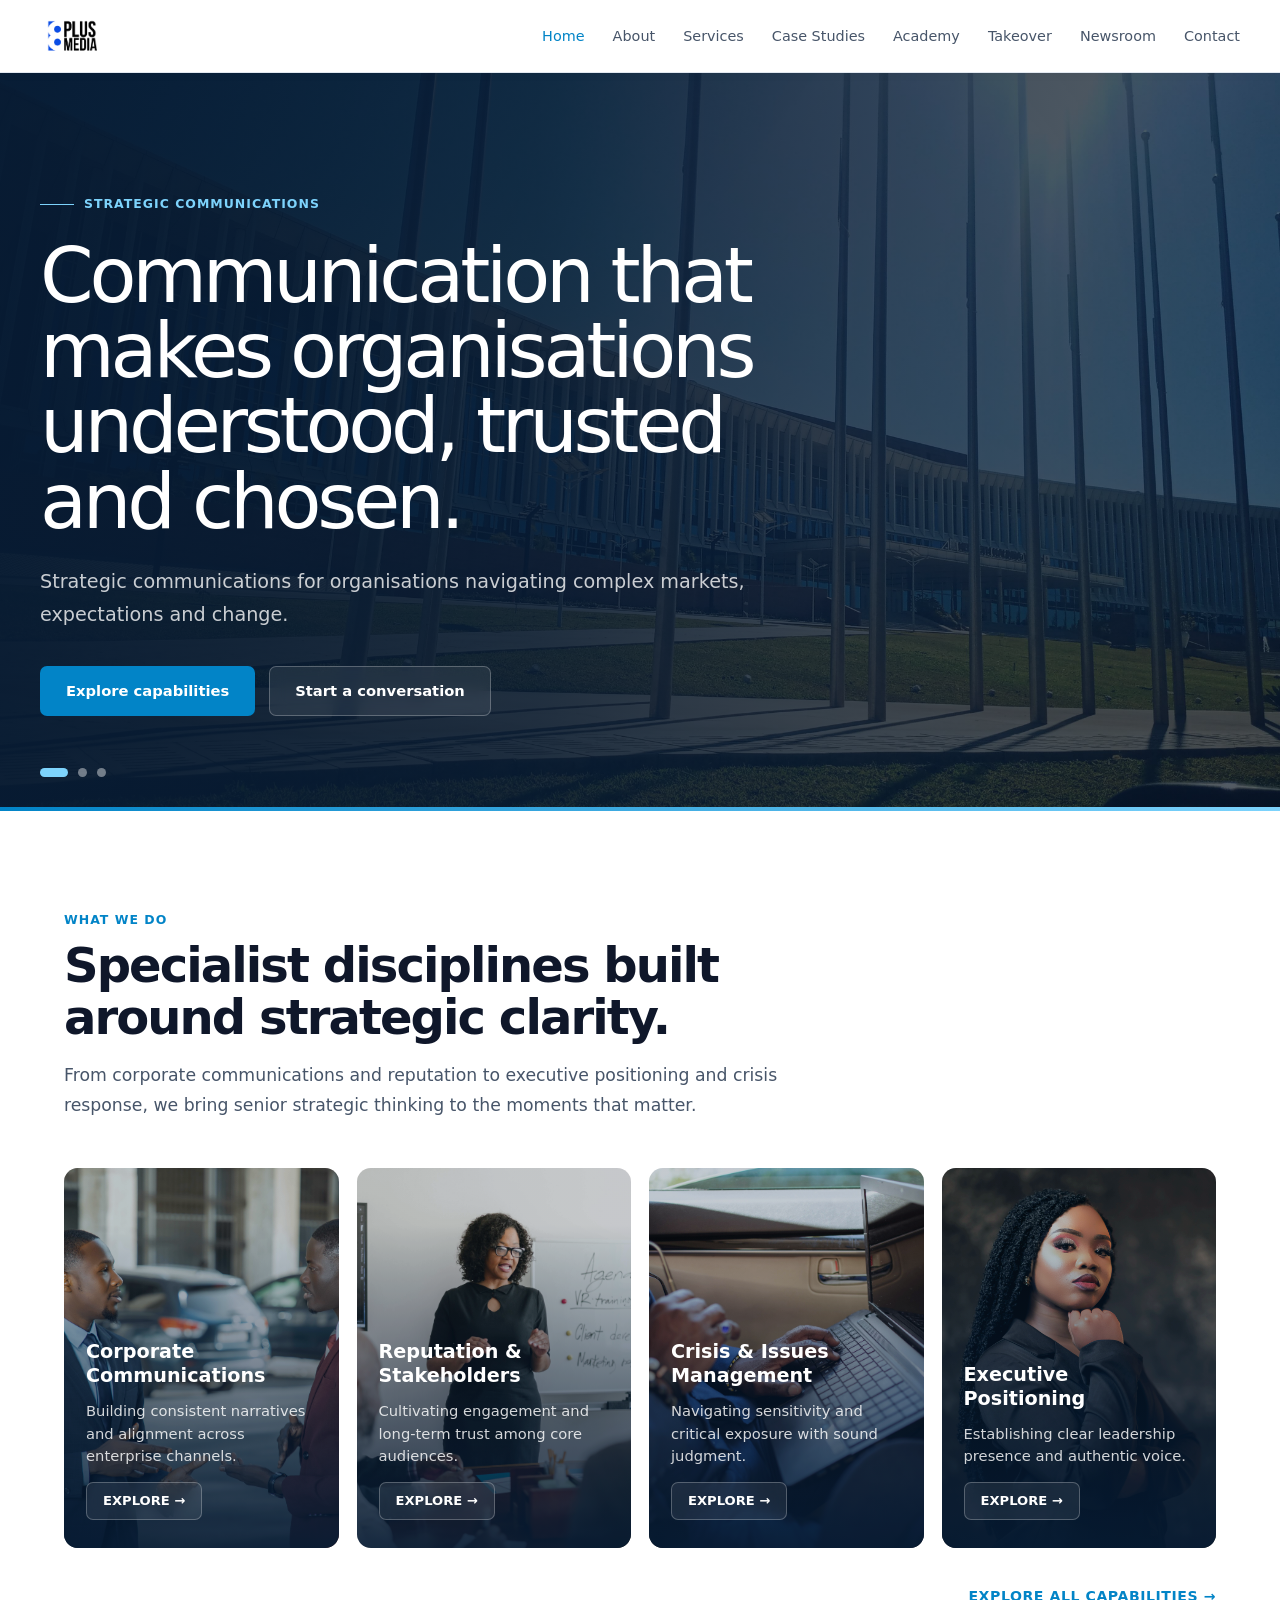
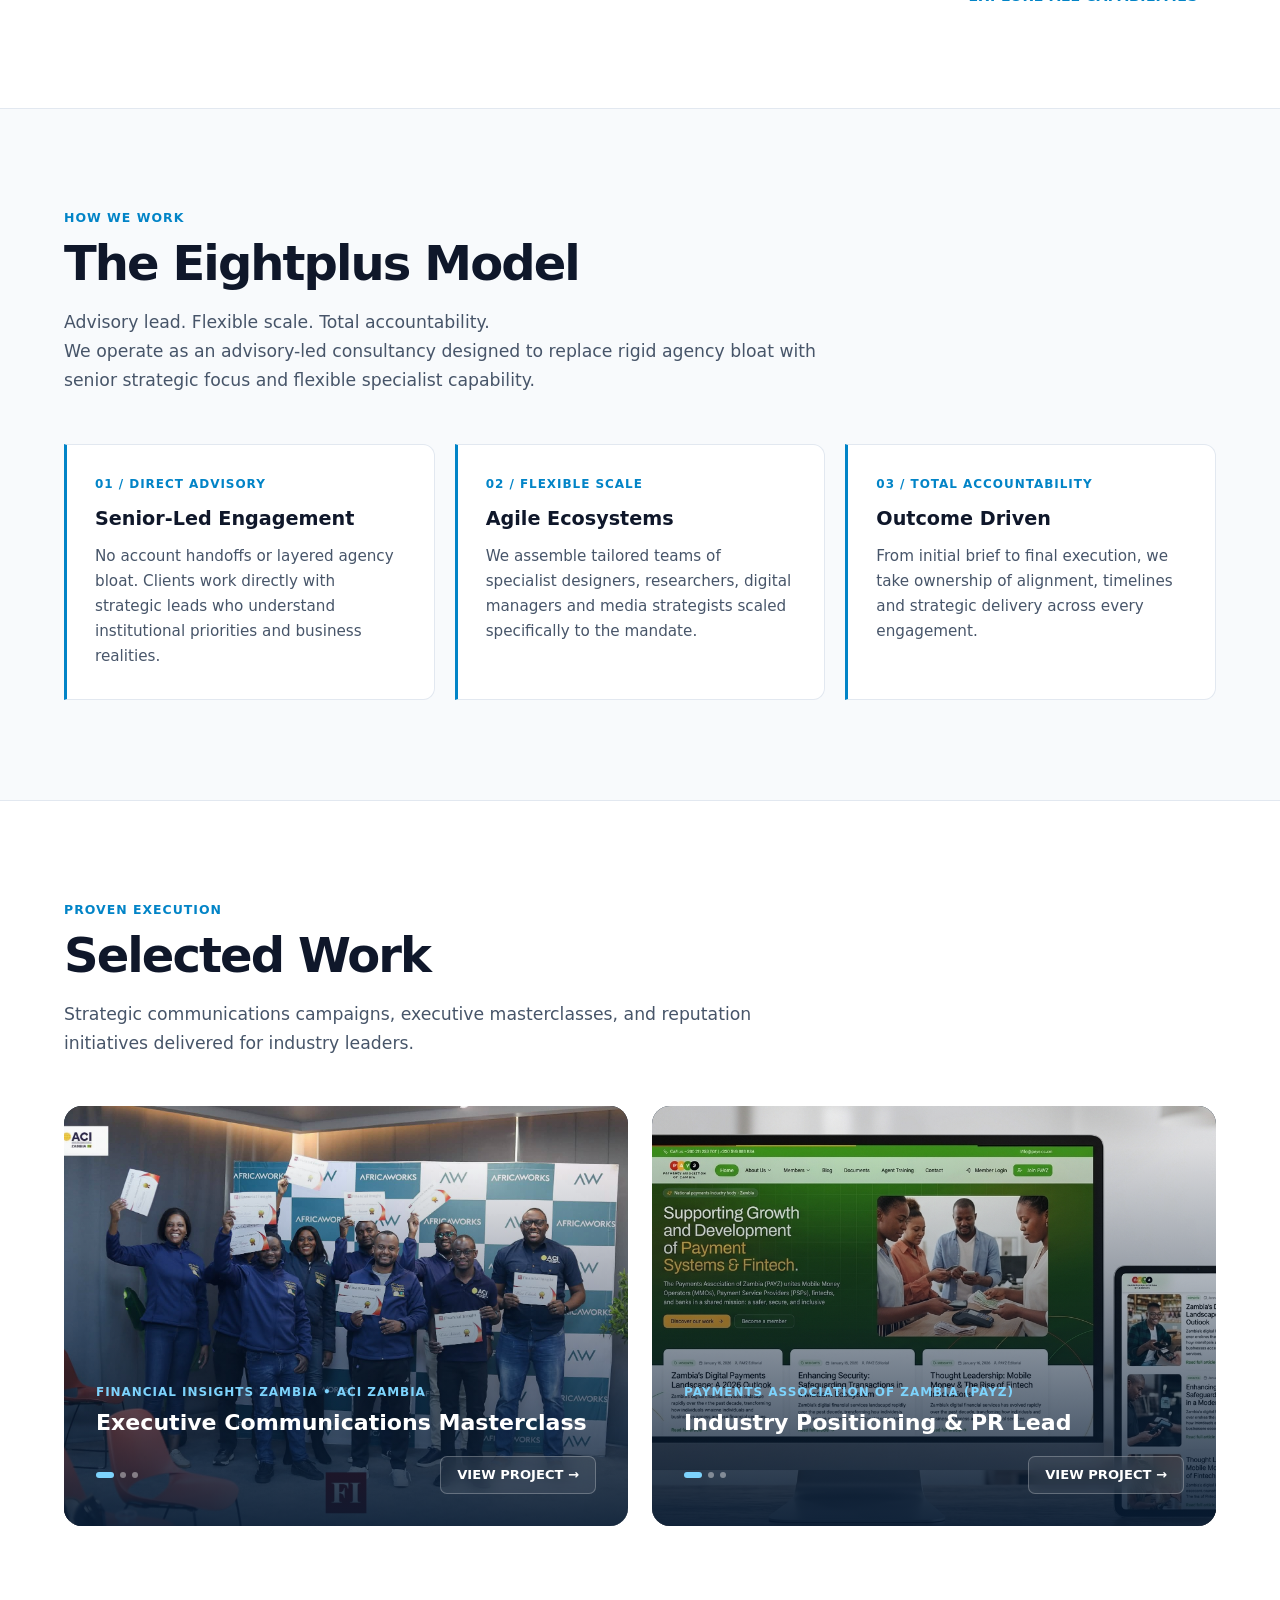
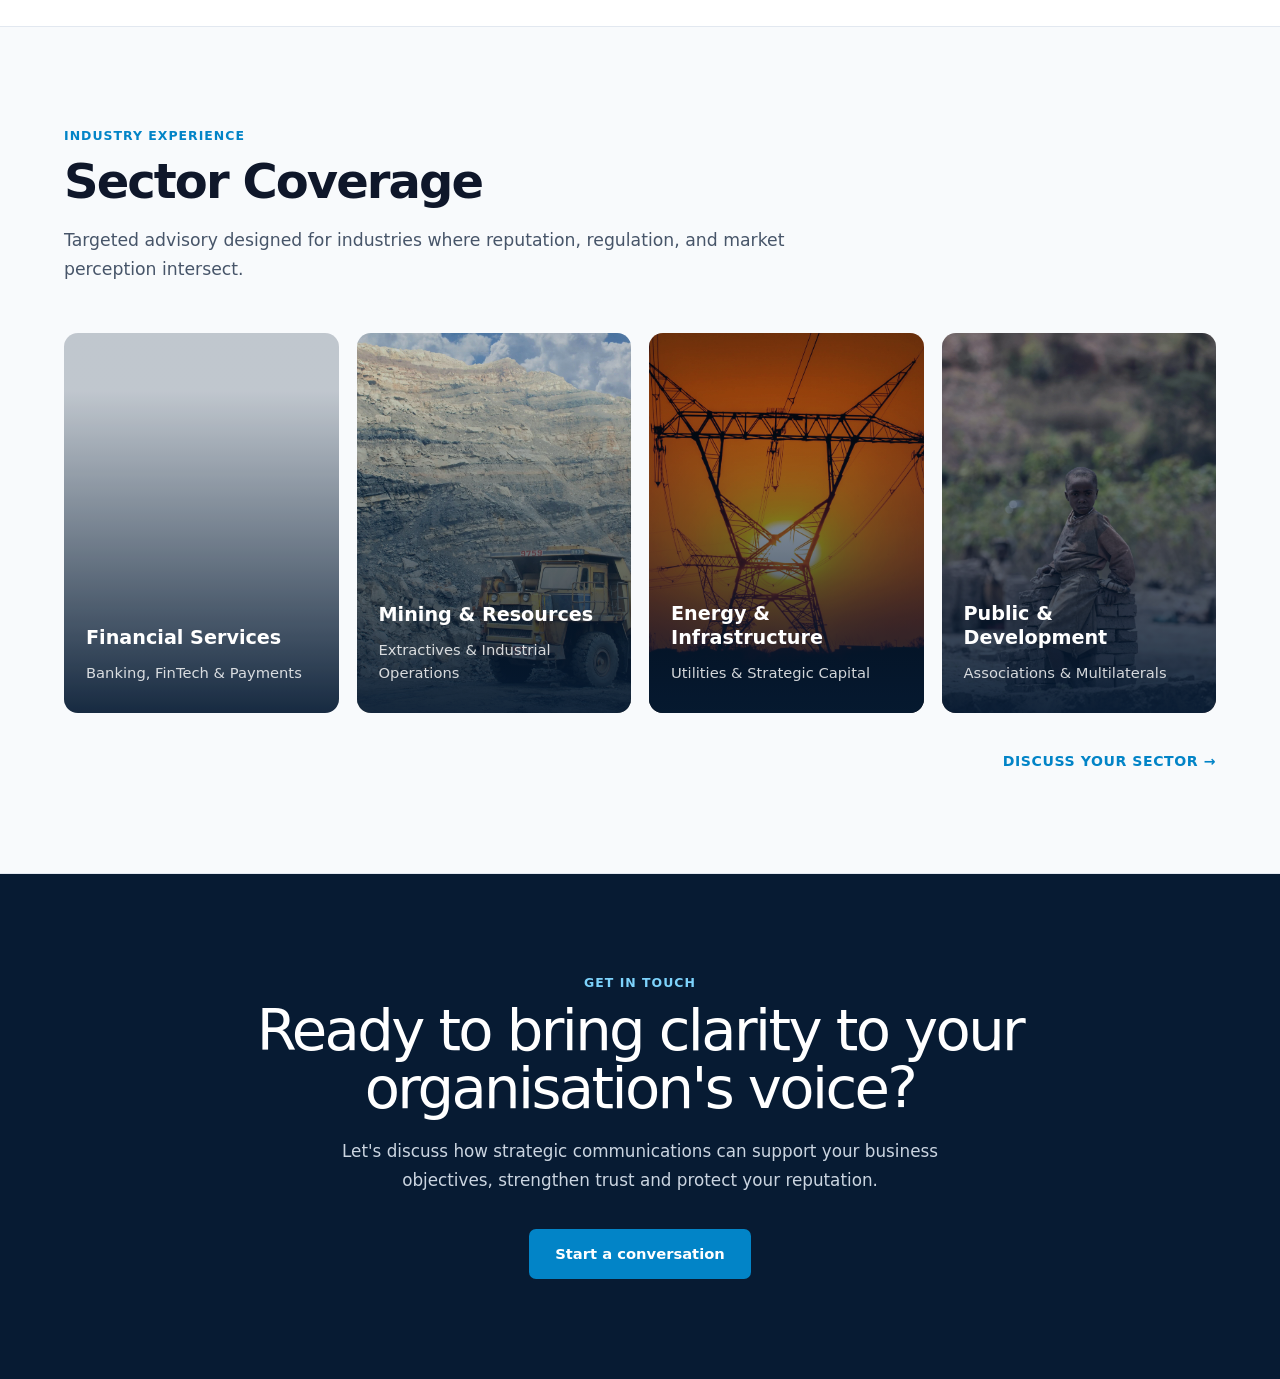
<file: index.html>
<!DOCTYPE html>
<html lang="en">
<head>
  <meta charset="UTF-8">
  <meta name="viewport" content="width=device-width, initial-scale=1.0">
  <title>Eightplus Media | Strategic Communications Consultancy</title>
  <meta
    name="description"
    content="Eightplus Media is an advisory-led communications consultancy helping organisations communicate clearly, build trust and navigate complexity."
  >
  <style>
    /* =========================================================
       EIGHTPLUS MEDIA — HOMEPAGE
       UNIFIED TAKEOVER DESIGN SYSTEM
       ========================================================= */
    :root {
      --primary: #0284c7;
      --primary-hover: #0369a1;
      --dark-navy: #071b33;
      --slate-bg: #0f172a;
      --text-dark: #0f172a;
      --text-muted: #475569;
      --card-border: #e2e8f0;
      --accent-blue: #7dd3fc;
      --soft-blue: #eaf6fc;
      --light-bg: #f8fafc;
      --font-main: system-ui, -apple-system, BlinkMacSystemFont, "Segoe UI", Roboto, Oxygen, Ubuntu, Cantarell, sans-serif;
      --max-width: 1200px;
    }

    *,
    *::before,
    *::after {
      box-sizing: border-box;
      margin: 0;
      padding: 0;
    }

    html {
      scroll-behavior: smooth;
    }

    body {
      font-family: var(--font-main);
      background: #ffffff;
      color: var(--text-dark);
      line-height: 1.5;
      -webkit-font-smoothing: antialiased;
      overflow-x: hidden;
    }

    img {
      max-width: 100%;
      height: auto;
      display: block;
    }

    a {
      text-decoration: none;
      color: inherit;
    }

    button {
      font: inherit;
    }

    .container {
      width: 100%;
      max-width: var(--max-width);
      margin: 0 auto;
      padding: 0 24px;
    }

    /* =========================================================
       CLEAN LIGHT NAVIGATION SYSTEM
       ========================================================= */
    .navbar {
      position: sticky;
      top: 0;
      z-index: 1000;
      background: #ffffff;
      border-bottom: 1px solid var(--card-border);
      padding: 16px 0;
      box-shadow: 0 2px 10px rgba(0, 0, 0, 0.03);
    }

    .nav-container {
      width: min(1200px, calc(100% - 48px));
      margin: 0 auto;
      display: flex;
      align-items: center;
      justify-content: space-between;
    }

    .nav-logo {
      display: inline-flex;
      align-items: center;
    }

    .logo-img {
      height: 40px;
      width: auto;
      display: block;
    }

    .nav-links {
      display: flex;
      align-items: center;
      gap: 28px;
      list-style: none;
    }

    .nav-links a {
      color: var(--text-muted);
      font-size: 0.9rem;
      font-weight: 500;
      transition: color 0.2s ease;
    }

    .nav-links a:hover,
    .nav-links a.active {
      color: var(--primary);
    }

    .nav-toggle {
      display: none;
      flex-direction: column;
      justify-content: space-between;
      width: 28px;
      height: 20px;
      background: transparent;
      border: 0;
      cursor: pointer;
    }

    .nav-toggle span {
      width: 100%;
      height: 2px;
      background: var(--text-dark);
      border-radius: 2px;
    }

    /* =========================================================
       HERO (TAKEOVER TYPOGRAPHY & BUTTON STYLING)
       ========================================================= */
    .ep-hero {
      position: relative;
      width: 100%;
      height: min(82vh, 820px);
      min-height: 620px;
      overflow: hidden;
      background: var(--dark-navy);
      color: #ffffff;
    }

    .ep-hero::after {
      content: "";
      position: absolute;
      bottom: 0;
      left: 0;
      right: 0;
      height: 4px;
      background: linear-gradient(90deg, var(--primary), var(--accent-blue));
      z-index: 10;
    }

    .ep-hero-slides {
      position: absolute;
      inset: 0;
    }

    .ep-hero-slide {
      position: absolute;
      inset: 0;
      opacity: 0;
      visibility: hidden;
      transition: opacity 0.9s ease, visibility 0.9s ease;
      background-size: cover;
      background-position: center;
    }

    .ep-hero-slide.is-active {
      opacity: 1;
      visibility: visible;
    }

    .ep-hero-slide::after {
      content: "";
      position: absolute;
      inset: 0;
      background: linear-gradient(
        90deg,
        rgba(7, 27, 51, 0.96) 0%,
        rgba(7, 27, 51, 0.88) 42%,
        rgba(7, 27, 51, 0.58) 100%
      );
    }

    .ep-hero-content {
      position: relative;
      z-index: 2;
      width: min(1200px, calc(100% - 48px));
      height: 100%;
      margin: 0 auto;
      display: flex;
      align-items: center;
    }

    .ep-hero-copy {
      max-width: 800px;
      padding-top: 20px;
    }

    .ep-hero-kicker {
      display: inline-flex;
      align-items: center;
      gap: 10px;
      color: var(--accent-blue);
      font-size: 0.78rem;
      font-weight: 600;
      letter-spacing: 0.08em;
      margin-bottom: 24px;
      text-transform: uppercase;
    }

    .ep-hero-kicker::before {
      content: "";
      width: 34px;
      height: 1px;
      background: var(--accent-blue);
    }

    .ep-hero h1 {
      margin: 0 0 26px;
      font-size: clamp(2.8rem, 6vw, 4.8rem);
      font-weight: 500;
      line-height: 0.98;
      letter-spacing: -0.055em;
      color: #ffffff;
      max-width: 900px;
    }

    .ep-hero-text {
      max-width: 760px;
      margin: 0 0 34px;
      font-size: clamp(1rem, 1.8vw, 1.2rem);
      line-height: 1.75;
      color: rgba(255, 255, 255, 0.78);
    }

    .ep-hero-actions {
      display: flex;
      gap: 14px;
      flex-wrap: wrap;
    }

    .btn {
      display: inline-flex;
      align-items: center;
      justify-content: center;
      min-height: 50px;
      padding: 13px 25px;
      border-radius: 7px;
      border: 1px solid transparent;
      font-size: 0.92rem;
      font-weight: 600;
      text-decoration: none;
      cursor: pointer;
      transition: all 0.25s ease;
    }

    .btn-primary {
      background: var(--primary);
      color: #ffffff;
    }

    .btn-primary:hover {
      background: var(--primary-hover);
      transform: translateY(-2px);
    }

    .btn-secondary {
      background: rgba(255, 255, 255, 0.08);
      color: #ffffff;
      border-color: rgba(255, 255, 255, 0.25);
      backdrop-filter: blur(8px);
    }

    .btn-secondary:hover {
      background: rgba(255, 255, 255, 0.15);
      transform: translateY(-2px);
    }

    .ep-hero-controls {
      position: absolute;
      z-index: 5;
      bottom: 34px;
      left: max(24px, calc((100% - 1200px) / 2));
      display: flex;
      align-items: center;
      gap: 10px;
    }

    .ep-hero-dot {
      width: 9px;
      height: 9px;
      padding: 0;
      border: 0;
      border-radius: 50%;
      background: rgba(255, 255, 255, 0.42);
      cursor: pointer;
      transition: width 0.25s ease, border-radius 0.25s ease, background-color 0.25s ease;
    }

    .ep-hero-dot.is-active {
      width: 28px;
      border-radius: 8px;
      background: var(--accent-blue);
    }

    /* =========================================================
       SECTION HEADERS & GENERAL SECTIONS
       ========================================================= */
    .page-section {
      padding: 100px 0;
    }

    .section-alt {
      background: var(--light-bg);
      border-top: 1px solid var(--card-border);
      border-bottom: 1px solid var(--card-border);
    }

    .section-tag {
      display: block;
      margin-bottom: 10px;
      color: var(--primary);
      font-size: 0.78rem;
      font-weight: 650;
      letter-spacing: 0.08em;
      text-transform: uppercase;
    }

    .section-title {
      max-width: 800px;
      margin: 0 0 18px;
      color: var(--text-dark);
      font-size: clamp(2rem, 4vw, 3rem);
      font-weight: 600;
      line-height: 1.08;
      letter-spacing: -0.04em;
    }

    .section-desc {
      max-width: 760px;
      margin: 0 0 48px;
      color: var(--text-muted);
      font-size: 1.08rem;
      line-height: 1.7;
    }

    .section-footer-link {
      margin-top: 36px;
      text-align: right;
    }

    .link-more {
      color: var(--primary);
      font-size: 0.88rem;
      font-weight: 650;
      letter-spacing: 0.04em;
      text-transform: uppercase;
      transition: color 0.2s ease;
    }

    .link-more:hover {
      color: var(--primary-hover);
    }

    /* =========================================================
       CORE CAPABILITIES & SECTOR CARDS (ROOM-ITEM PATTERN)
       ========================================================= */
    .ep-grid-4 {
      display: grid;
      grid-template-columns: repeat(4, 1fr);
      gap: 18px;
    }

    .ep-card-room {
      min-height: 380px;
      padding: 28px 22px;
      display: flex;
      flex-direction: column;
      justify-content: flex-end;
      border-radius: 14px;
      overflow: hidden;
      position: relative;
      color: #ffffff;
      background-size: cover;
      background-position: center;
      isolation: isolate;
      transition: transform 0.3s ease, box-shadow 0.3s ease;
    }

    .ep-card-room::before {
      content: "";
      position: absolute;
      inset: 0;
      z-index: -2;
      background: linear-gradient(
        180deg,
        rgba(7, 27, 51, 0.12) 15%,
        rgba(7, 27, 51, 0.92) 100%
      );
    }

    .ep-card-room::after {
      content: "";
      position: absolute;
      inset: 0;
      z-index: -1;
      background: rgba(7, 27, 51, 0.12);
      transition: background 0.3s ease;
    }

    .ep-card-room:hover {
      transform: translateY(-4px);
      box-shadow: 0 20px 40px -15px rgba(7, 27, 51, 0.3);
    }

    .ep-card-room:hover::after {
      background: rgba(2, 132, 199, 0.2);
    }

    .ep-card-room h3 {
      margin: 0 0 12px;
      color: #ffffff;
      font-size: 1.2rem;
      font-weight: 650;
      line-height: 1.25;
    }

    .ep-card-room p {
      margin: 0;
      color: rgba(255, 255, 255, 0.82);
      font-size: 0.92rem;
      line-height: 1.55;
    }

    /* =========================================================
       EIGHTPLUS MODEL (QUESTION-ITEM CARDS PATTERN)
       ========================================================= */
    .ep-grid-3 {
      display: grid;
      grid-template-columns: repeat(3, 1fr);
      gap: 20px;
    }

    .ep-model-card {
      padding: 30px 28px;
      background: #ffffff;
      border: 1px solid var(--card-border);
      border-left: 3px solid var(--primary);
      border-radius: 0 12px 12px 0;
      transition: all 0.25s ease;
    }

    .ep-model-card:hover {
      transform: translateX(5px);
      box-shadow: 0 14px 30px -15px rgba(15, 23, 42, 0.22);
    }

    .ep-model-num {
      display: block;
      margin-bottom: 12px;
      color: var(--primary);
      font-size: 0.75rem;
      font-weight: 700;
      letter-spacing: 0.08em;
    }

    .ep-model-card h3 {
      margin: 0 0 10px;
      color: var(--text-dark);
      font-size: 1.2rem;
      font-weight: 650;
    }

    .ep-model-card p {
      margin: 0;
      color: var(--text-muted);
      font-size: 0.95rem;
      line-height: 1.65;
    }

    /* =========================================================
       SELECTED WORK CARDS (FORMAT-CARD PATTERN)
       ========================================================= */
    .ep-grid-2 {
      display: grid;
      grid-template-columns: repeat(2, 1fr);
      gap: 24px;
    }

    .ep-work-card {
      position: relative;
      min-height: 420px;
      display: flex;
      flex-direction: column;
      justify-content: flex-end;
      overflow: hidden;
      border-radius: 18px;
      background: var(--dark-navy);
      color: #ffffff;
      isolation: isolate;
      transition: transform 0.3s ease, box-shadow 0.3s ease;
    }

    .ep-work-card:hover {
      transform: translateY(-6px);
      box-shadow: 0 25px 45px -20px rgba(7, 27, 51, 0.4);
    }

    .ep-work-carousel {
      position: absolute;
      inset: 0;
      width: 100%;
      height: 100%;
    }

    .ep-work-slide {
      position: absolute;
      inset: 0;
      opacity: 0;
      transition: opacity 0.6s ease-in-out;
      background-size: cover;
      background-position: center;
    }

    .ep-work-slide.active {
      opacity: 1;
    }

    .ep-work-card::before {
      content: "";
      position: absolute;
      inset: 0;
      z-index: 2;
      background: linear-gradient(
        180deg,
        rgba(7, 27, 51, 0.02) 10%,
        rgba(7, 27, 51, 0.92) 100%
      );
    }

    .ep-work-content {
      position: relative;
      z-index: 3;
      padding: 32px;
    }

    .ep-work-client {
      display: block;
      margin-bottom: 8px;
      color: var(--accent-blue);
      font-size: 0.75rem;
      font-weight: 700;
      letter-spacing: 0.08em;
      text-transform: uppercase;
    }

    .ep-work-title {
      margin: 0 0 20px;
      font-size: 1.38rem;
      font-weight: 650;
      line-height: 1.25;
      color: #ffffff;
    }

    .ep-work-bottom {
      display: flex;
      align-items: center;
      justify-content: space-between;
      gap: 16px;
    }

    .ep-work-dots {
      display: flex;
      align-items: center;
      gap: 6px;
    }

    .ep-work-dot {
      width: 6px;
      height: 6px;
      padding: 0;
      border: 0;
      border-radius: 50%;
      background: rgba(255, 255, 255, 0.4);
      cursor: pointer;
      transition: all 0.25s ease;
    }

    .ep-work-dot.active {
      width: 18px;
      border-radius: 4px;
      background: var(--accent-blue);
    }

    /* =========================================================
       FINAL CTA / INVITATION PATTERN
       ========================================================= */
    .ep-final-cta {
      padding: 100px 0;
      background: var(--dark-navy);
      color: #ffffff;
      text-align: center;
      position: relative;
    }

    .ep-final-cta .container {
      max-width: 850px;
    }

    .ep-final-cta .section-tag {
      color: var(--accent-blue);
    }

    .ep-cta-title {
      margin: 0 0 20px;
      color: #ffffff;
      font-size: clamp(2.3rem, 4.5vw, 3.6rem);
      font-weight: 500;
      line-height: 1;
      letter-spacing: -0.045em;
    }

    .ep-cta-subtitle {
      max-width: 650px;
      margin: 0 auto 34px;
      color: #cbd5e1;
      font-size: 1.05rem;
      line-height: 1.7;
    }

    /* =========================================================
       RESPONSIVE BREAKPOINTS (MATCHING TAKEOVER)
       ========================================================= */
    @media (max-width: 1100px) {
      .ep-grid-4 {
        grid-template-columns: repeat(2, 1fr);
      }
    }

    @media (max-width: 900px) {
      .page-section {
        padding: 75px 0;
      }
      .ep-hero {
        min-height: 590px;
      }
      .ep-grid-3,
      .ep-grid-2 {
        grid-template-columns: 1fr;
      }
    }

    @media (max-width: 700px) {
      .ep-hero {
        min-height: 620px;
      }
      .ep-hero h1 {
        font-size: clamp(2.8rem, 12vw, 4.2rem);
      }
      .ep-hero-text {
        font-size: 0.98rem;
        line-height: 1.7;
      }
      .ep-hero-actions {
        flex-direction: column;
      }
      .ep-hero-actions .btn {
        width: 100%;
      }
      .ep-grid-4 {
        grid-template-columns: 1fr;
      }
      .ep-card-room {
        min-height: 320px;
      }
      .ep-work-card {
        min-height: 360px;
      }
      .ep-work-content {
        padding: 24px;
      }
      .ep-final-cta {
        padding: 75px 0;
      }
    }

    @media (max-width: 480px) {
      .page-section {
        padding: 60px 0;
      }
      .ep-hero {
        min-height: 600px;
      }
      .ep-hero-kicker {
        font-size: 0.72rem;
      }
      .ep-card-room {
        min-height: 280px;
      }
    }

    @media (max-width: 768px) {
      .nav-toggle {
        display: flex;
      }
      .nav-links {
        display: none;
        flex-direction: column;
        align-items: flex-start;
        width: 100%;
        gap: 16px;
        padding: 20px 0 8px;
        margin-top: 16px;
        border-top: 1px solid var(--card-border);
      }
      .nav-links.is-open {
        display: flex;
      }
      .nav-links li {
        width: 100%;
      }
      .nav-links a {
        display: block;
        width: 100%;
      }
    }

    @media (prefers-reduced-motion: reduce) {
      html {
        scroll-behavior: auto;
      }
      .ep-hero-slide,
      .btn,
      .ep-work-slide,
      .ep-card-room,
      .ep-model-card,
      .ep-work-card {
        transition: none;
      }
    }
  </style>
</head>
<body>
  <!-- =======================================================
       NAVIGATION
       ======================================================= -->
  <nav class="navbar" aria-label="Main Navigation">
    <div class="nav-container">
      <a href="index.html" class="nav-logo">
        <img
          src="./blue-black.png"
          alt="Eightplus Media Logo"
          class="logo-img"
        >
      </a>
      <button
        class="nav-toggle"
        id="navToggle"
        aria-label="Toggle Navigation Menu"
        aria-expanded="false"
      >
        <span></span>
        <span></span>
        <span></span>
      </button>
      <ul class="nav-links" id="navLinks">
        <li>
          <a href="index.html" class="active">Home</a>
        </li>
        <li>
          <a href="about.html">About</a>
        </li>
        <li>
          <a href="services.html">Services</a>
        </li>
        <li>
          <a href="case-studies.html">Case Studies</a>
        </li>
        <li>
          <a href="academy.html">Academy</a>
        </li>
        <li>
          <a href="takeover.html">Takeover</a>
        </li>
        <li>
          <a href="newsroom.html">Newsroom</a>
        </li>
        <li>
          <a href="contact.html">Contact</a>
        </li>
      </ul>
    </div>
  </nav>

  <!-- =======================================================
       HERO
       ======================================================= -->
  <header
    class="ep-hero"
    aria-label="Eightplus Media introduction"
  >
    <div class="ep-hero-slides">
      <!-- HERO SLIDE 1 -->
      <div
        class="ep-hero-slide is-active"
        style="background-image: url('KK Wing.jpeg');"
        role="group"
        aria-label="Strategic communications"
      >
        <div class="ep-hero-content">
          <div class="ep-hero-copy">
            <span class="ep-hero-kicker">
              Strategic Communications
            </span>
            <h1>
              Communication that makes organisations understood, trusted and chosen.
            </h1>
            <p class="ep-hero-text">
              Strategic communications for organisations navigating complex markets, expectations and change.
            </p>
            <div class="ep-hero-actions">
              <a
                href="services.html"
                class="btn btn-primary"
              >
                Explore capabilities
              </a>
              <a
                href="contact.html"
                class="btn btn-secondary"
              >
                Start a conversation
              </a>
            </div>
          </div>
        </div>
      </div>
      <!-- HERO SLIDE 2 -->
      <div
        class="ep-hero-slide"
        style="background-image: url('Briefing.jpg');"
        role="group"
        aria-label="Executive communications"
      >
        <div class="ep-hero-content">
          <div class="ep-hero-copy">
            <span class="ep-hero-kicker">
              Executive Communications
            </span>
            <h1>
              Give leadership a voice people can trust.
            </h1>
            <p class="ep-hero-text">
              Executive positioning, thought leadership and communications support for leaders shaping what comes next.
            </p>
            <div class="ep-hero-actions">
              <a
                href="services.html"
                class="btn btn-primary"
              >
                Explore capabilities
              </a>
              <a
                href="contact.html"
                class="btn btn-secondary"
              >
                Work with us
              </a>
            </div>
          </div>
        </div>
      </div>
      <!-- HERO SLIDE 3 -->
      <div
        class="ep-hero-slide"
        style="background-image: url('ACI 1.jpg');"
        role="group"
        aria-label="Reputation and stakeholder communications"
      >
        <div class="ep-hero-content">
          <div class="ep-hero-copy">
            <span class="ep-hero-kicker">
              Reputation &amp; Stakeholders
            </span>
            <h1>
              When the stakes are high, communication matters.
            </h1>
            <p class="ep-hero-text">
              Building clarity, confidence and trust with the people who matter to your organisation.
            </p>
            <div class="ep-hero-actions">
              <a
                href="services.html"
                class="btn btn-primary"
              >
                See how we work
              </a>
              <a
                href="contact.html"
                class="btn btn-secondary"
              >
                Start a conversation
              </a>
            </div>
          </div>
        </div>
      </div>
    </div>
    <!-- HERO CONTROLS -->
    <div
      class="ep-hero-controls"
      aria-label="Hero slides"
    >
      <button
        class="ep-hero-dot is-active"
        type="button"
        aria-label="Show slide 1"
        aria-current="true"
        data-slide="0"
      ></button>
      <button
        class="ep-hero-dot"
        type="button"
        aria-label="Show slide 2"
        aria-current="false"
        data-slide="1"
      ></button>
      <button
        class="ep-hero-dot"
        type="button"
        aria-label="Show slide 3"
        aria-current="false"
        data-slide="2"
      ></button>
    </div>
  </header>

  <main>
    <!-- =====================================================
         CORE CAPABILITIES
         ===================================================== -->
    <section
      class="page-section"
      id="capabilities"
    >
      <div class="container">
        <span class="section-tag">
          What We Do
        </span>
        <h2 class="section-title">
          Specialist disciplines built around strategic clarity.
        </h2>
        <p class="section-desc">
          From corporate communications and reputation to executive positioning and crisis response, we bring senior strategic thinking to the moments that matter.
        </p>
        <div class="ep-grid-4">
          <!-- CAPABILITY 1 -->
          <article
            class="ep-card-room"
            style="background-image: url('Corporate Comms.jpg');"
          >
            <h3>Corporate Communications</h3>
            <p>Building consistent narratives and alignment across enterprise channels.</p>
            <a
              href="services.html#corporate-communications"
              class="btn btn-secondary"
              style="margin-top: 14px; padding: 8px 16px; min-height: 38px; font-size: 0.82rem; align-self: flex-start;"
            >
              EXPLORE &rarr;
            </a>
          </article>
          <!-- CAPABILITY 2 -->
          <article
            class="ep-card-room"
            style="background-image: url('Stakeholder.jpg');"
          >
            <h3>Reputation &amp; Stakeholders</h3>
            <p>Cultivating engagement and long-term trust among core audiences.</p>
            <a
              href="services.html#stakeholder-reputation"
              class="btn btn-secondary"
              style="margin-top: 14px; padding: 8px 16px; min-height: 38px; font-size: 0.82rem; align-self: flex-start;"
            >
              EXPLORE &rarr;
            </a>
          </article>
          <!-- CAPABILITY 3 -->
          <article
            class="ep-card-room"
            style="background-image: url('Issues.jpg');"
          >
            <h3>Crisis &amp; Issues Management</h3>
            <p>Navigating sensitivity and critical exposure with sound judgment.</p>
            <a
              href="services.html#crisis-issues"
              class="btn btn-secondary"
              style="margin-top: 14px; padding: 8px 16px; min-height: 38px; font-size: 0.82rem; align-self: flex-start;"
            >
              EXPLORE &rarr;
            </a>
          </article>
          <!-- CAPABILITY 4 -->
          <article
            class="ep-card-room"
            style="background-image: url('Exec.jpg');"
          >
            <h3>Executive Positioning</h3>
            <p>Establishing clear leadership presence and authentic voice.</p>
            <a
              href="services.html#executive-positioning"
              class="btn btn-secondary"
              style="margin-top: 14px; padding: 8px 16px; min-height: 38px; font-size: 0.82rem; align-self: flex-start;"
            >
              EXPLORE &rarr;
            </a>
          </article>
        </div>
        <div class="section-footer-link">
          <a
            href="services.html"
            class="link-more"
          >
            Explore all capabilities &rarr;
          </a>
        </div>
      </div>
    </section>

    <!-- =====================================================
         EIGHTPLUS MODEL
         ===================================================== -->
    <section
      class="page-section section-alt"
      id="model"
    >
      <div class="container">
        <span class="section-tag">
          How We Work
        </span>
        <h2 class="section-title">
          The Eightplus Model
        </h2>
        <p class="section-desc">
          Advisory lead. Flexible scale. Total accountability.<br>
          We operate as an advisory-led consultancy designed to replace rigid agency bloat with senior strategic focus and flexible specialist capability.
        </p>
        <div class="ep-grid-3">
          <!-- MODEL 1 -->
          <article class="ep-model-card">
            <span class="ep-model-num">
              01 / DIRECT ADVISORY
            </span>
            <h3>Senior-Led Engagement</h3>
            <p>
              No account handoffs or layered agency bloat. Clients work directly with strategic leads who understand institutional priorities and business realities.
            </p>
          </article>
          <!-- MODEL 2 -->
          <article class="ep-model-card">
            <span class="ep-model-num">
              02 / FLEXIBLE SCALE
            </span>
            <h3>Agile Ecosystems</h3>
            <p>
              We assemble tailored teams of specialist designers, researchers, digital managers and media strategists scaled specifically to the mandate.
            </p>
          </article>
          <!-- MODEL 3 -->
          <article class="ep-model-card">
            <span class="ep-model-num">
              03 / TOTAL ACCOUNTABILITY
            </span>
            <h3>Outcome Driven</h3>
            <p>
              From initial brief to final execution, we take ownership of alignment, timelines and strategic delivery across every engagement.
            </p>
          </article>
        </div>
      </div>
    </section>

    <!-- =====================================================
         SELECTED WORK
         ===================================================== -->
    <section
      class="page-section"
      id="work"
    >
      <div class="container">
        <span class="section-tag">
          Proven Execution
        </span>
        <h2 class="section-title">
          Selected Work
        </h2>
        <p class="section-desc">
          Strategic communications campaigns, executive masterclasses, and reputation initiatives delivered for industry leaders.
        </p>
        <div class="ep-grid-2">
          <!-- WORK CARD 1 -->
          <article
            class="ep-work-card"
            data-work-carousel
          >
            <div class="ep-work-carousel">
              <div
                class="ep-work-slide active"
                style="background-image: url('ACI 2.jpg');"
              ></div>
              <div
                class="ep-work-slide"
                style="background-image: url('ACI 5.jpg');"
              ></div>
              <div
                class="ep-work-slide"
                style="background-image: url('ACI 7.jpg');"
              ></div>
            </div>
            <div class="ep-work-content">
              <span class="ep-work-client">
                Financial Insights Zambia • ACI Zambia
              </span>
              <h3 class="ep-work-title">
                Executive Communications Masterclass
              </h3>
              <div class="ep-work-bottom">
                <div class="ep-work-dots">
                  <button
                    class="ep-work-dot active"
                    data-slide="0"
                    aria-label="Go to image 1"
                  ></button>
                  <button
                    class="ep-work-dot"
                    data-slide="1"
                    aria-label="Go to image 2"
                  ></button>
                  <button
                    class="ep-work-dot"
                    data-slide="2"
                    aria-label="Go to image 3"
                  ></button>
                </div>
                <a
                  href="work.html"
                  class="btn btn-secondary"
                  style="padding: 8px 16px; min-height: 38px; font-size: 0.82rem;"
                >
                  VIEW PROJECT &rarr;
                </a>
              </div>
            </div>
          </article>
          <!-- WORK CARD 2 -->
          <article
            class="ep-work-card"
            data-work-carousel
          >
            <div class="ep-work-carousel">
              <div
                class="ep-work-slide active"
                style="background-image: url('Payz 3.png');"
              ></div>
              <div
                class="ep-work-slide"
                style="background-image: url('Payz 1.png');"
              ></div>
              <div
                class="ep-work-slide"
                style="background-image: url('Payz 4.png');"
              ></div>
            </div>
            <div class="ep-work-content">
              <span class="ep-work-client">
                Payments Association of Zambia (PAYZ)
              </span>
              <h3 class="ep-work-title">
                Industry Positioning &amp; PR Lead
              </h3>
              <div class="ep-work-bottom">
                <div class="ep-work-dots">
                  <button
                    class="ep-work-dot active"
                    data-slide="0"
                    aria-label="Go to image 1"
                  ></button>
                  <button
                    class="ep-work-dot"
                    data-slide="1"
                    aria-label="Go to image 2"
                  ></button>
                  <button
                    class="ep-work-dot"
                    data-slide="2"
                    aria-label="Go to image 3"
                  ></button>
                </div>
                <a
                  href="work.html"
                  class="btn btn-secondary"
                  style="padding: 8px 16px; min-height: 38px; font-size: 0.82rem;"
                >
                  VIEW PROJECT &rarr;
                </a>
              </div>
            </div>
          </article>
        </div>
      </div>
    </section>

    <!-- =====================================================
         SECTORS
         ===================================================== -->
    <section
      class="page-section section-alt"
      id="sectors"
    >
      <div class="container">
        <span class="section-tag">
          Industry Experience
        </span>
        <h2 class="section-title">
          Sector Coverage
        </h2>
        <p class="section-desc">
          Targeted advisory designed for industries where reputation, regulation, and market perception intersect.
        </p>
        <div class="ep-grid-4">
          <!-- SECTOR 1 -->
          <article
            class="ep-card-room"
            style="background-image: url('https://images.unsplash.com/photo-1559526324-4b87b5e36e44?auto=format&fit=crop&w=800&q=80');"
          >
            <h3>Financial Services</h3>
            <p>Banking, FinTech &amp; Payments</p>
          </article>
          <!-- SECTOR 2 -->
          <article
            class="ep-card-room"
            style="background-image: url('mining.jpg');"
          >
            <h3>Mining &amp; Resources</h3>
            <p>Extractives &amp; Industrial Operations</p>
          </article>
          <!-- SECTOR 3 -->
          <article
            class="ep-card-room"
            style="background-image: url('energy.jpg');"
          >
            <h3>Energy &amp; Infrastructure</h3>
            <p>Utilities &amp; Strategic Capital</p>
          </article>
          <!-- SECTOR 4 -->
          <article
            class="ep-card-room"
            style="background-image: url('development.jpg');"
          >
            <h3>Public &amp; Development</h3>
            <p>Associations &amp; Multilaterals</p>
          </article>
        </div>
        <div class="section-footer-link">
          <a
            href="contact.html"
            class="link-more"
          >
            Discuss your sector &rarr;
          </a>
        </div>
      </div>
    </section>

    <!-- =====================================================
         FINAL CTA
         ===================================================== -->
    <section
      class="ep-final-cta"
      id="contact"
    >
      <div class="container">
        <span class="section-tag">
          Get In Touch
        </span>
        <h2 class="ep-cta-title">
          Ready to bring clarity to your organisation's voice?
        </h2>
        <p class="ep-cta-subtitle">
          Let's discuss how strategic communications can support your business objectives, strengthen trust and protect your reputation.
        </p>
        <div
          class="ep-hero-actions"
          style="justify-content: center;"
        >
          <a
            href="contact.html"
            class="btn btn-primary"
          >
            Start a conversation
          </a>
        </div>
      </div>
    </section>
  </main>

  <!-- =======================================================
       FOOTER
       ======================================================= -->
  <div id="footer-placeholder"></div>

  <!-- =======================================================
       JAVASCRIPT
       ======================================================= -->
  <script>
    document.addEventListener("DOMContentLoaded", function () {
      /* MOBILE NAVIGATION */
      const navToggle = document.getElementById("navToggle");
      const navLinks = document.getElementById("navLinks");
      if (navToggle && navLinks) {
        navToggle.addEventListener("click", function () {
          const isOpen = navLinks.classList.toggle("is-open");
          navToggle.setAttribute("aria-expanded", isOpen ? "true" : "false");
        });
        navLinks.querySelectorAll("a").forEach(function (link) {
          link.addEventListener("click", function () {
            navLinks.classList.remove("is-open");
            navToggle.setAttribute("aria-expanded", "false");
          });
        });
      }

      /* HERO SLIDER */
      const heroSlides = document.querySelectorAll(".ep-hero-slide");
      const heroDots = document.querySelectorAll(".ep-hero-dot");
      let currentHeroIndex = 0;
      const heroInterval = 6000;
      let heroTimer;

      function goToHeroSlide(index) {
        if (!heroSlides.length) return;
        currentHeroIndex = (index + heroSlides.length) % heroSlides.length;

        heroSlides.forEach((slide, idx) => {
          slide.classList.toggle("is-active", idx === currentHeroIndex);
        });

        heroDots.forEach((dot, idx) => {
          dot.classList.toggle("is-active", idx === currentHeroIndex);
          dot.setAttribute("aria-current", idx === currentHeroIndex ? "true" : "false");
        });
      }

      function startHeroTimer() {
        heroTimer = setInterval(() => {
          goToHeroSlide(currentHeroIndex + 1);
        }, heroInterval);
      }

      function resetHeroTimer() {
        clearInterval(heroTimer);
        startHeroTimer();
      }

      heroDots.forEach((dot, idx) => {
        dot.addEventListener("click", () => {
          goToHeroSlide(idx);
          resetHeroTimer();
        });
      });

      if (heroSlides.length > 1) {
        startHeroTimer();
      }

      /* SELECTED WORK CAROUSEL */
      const workCards = document.querySelectorAll("[data-work-carousel]");
      workCards.forEach((card) => {
        const slides = card.querySelectorAll(".ep-work-slide");
        const dots = card.querySelectorAll(".ep-work-dot");
        let activeIdx = 0;

        dots.forEach((dot, idx) => {
          dot.addEventListener("click", (e) => {
            e.preventDefault();
            activeIdx = idx;
            slides.forEach((slide, sIdx) => {
              slide.classList.toggle("active", sIdx === activeIdx);
            });
            dots.forEach((d, dIdx) => {
              d.classList.toggle("active", dIdx === activeIdx);
            });
          });
        });
      });
    });
  </script>
</body>
</html>
</file>
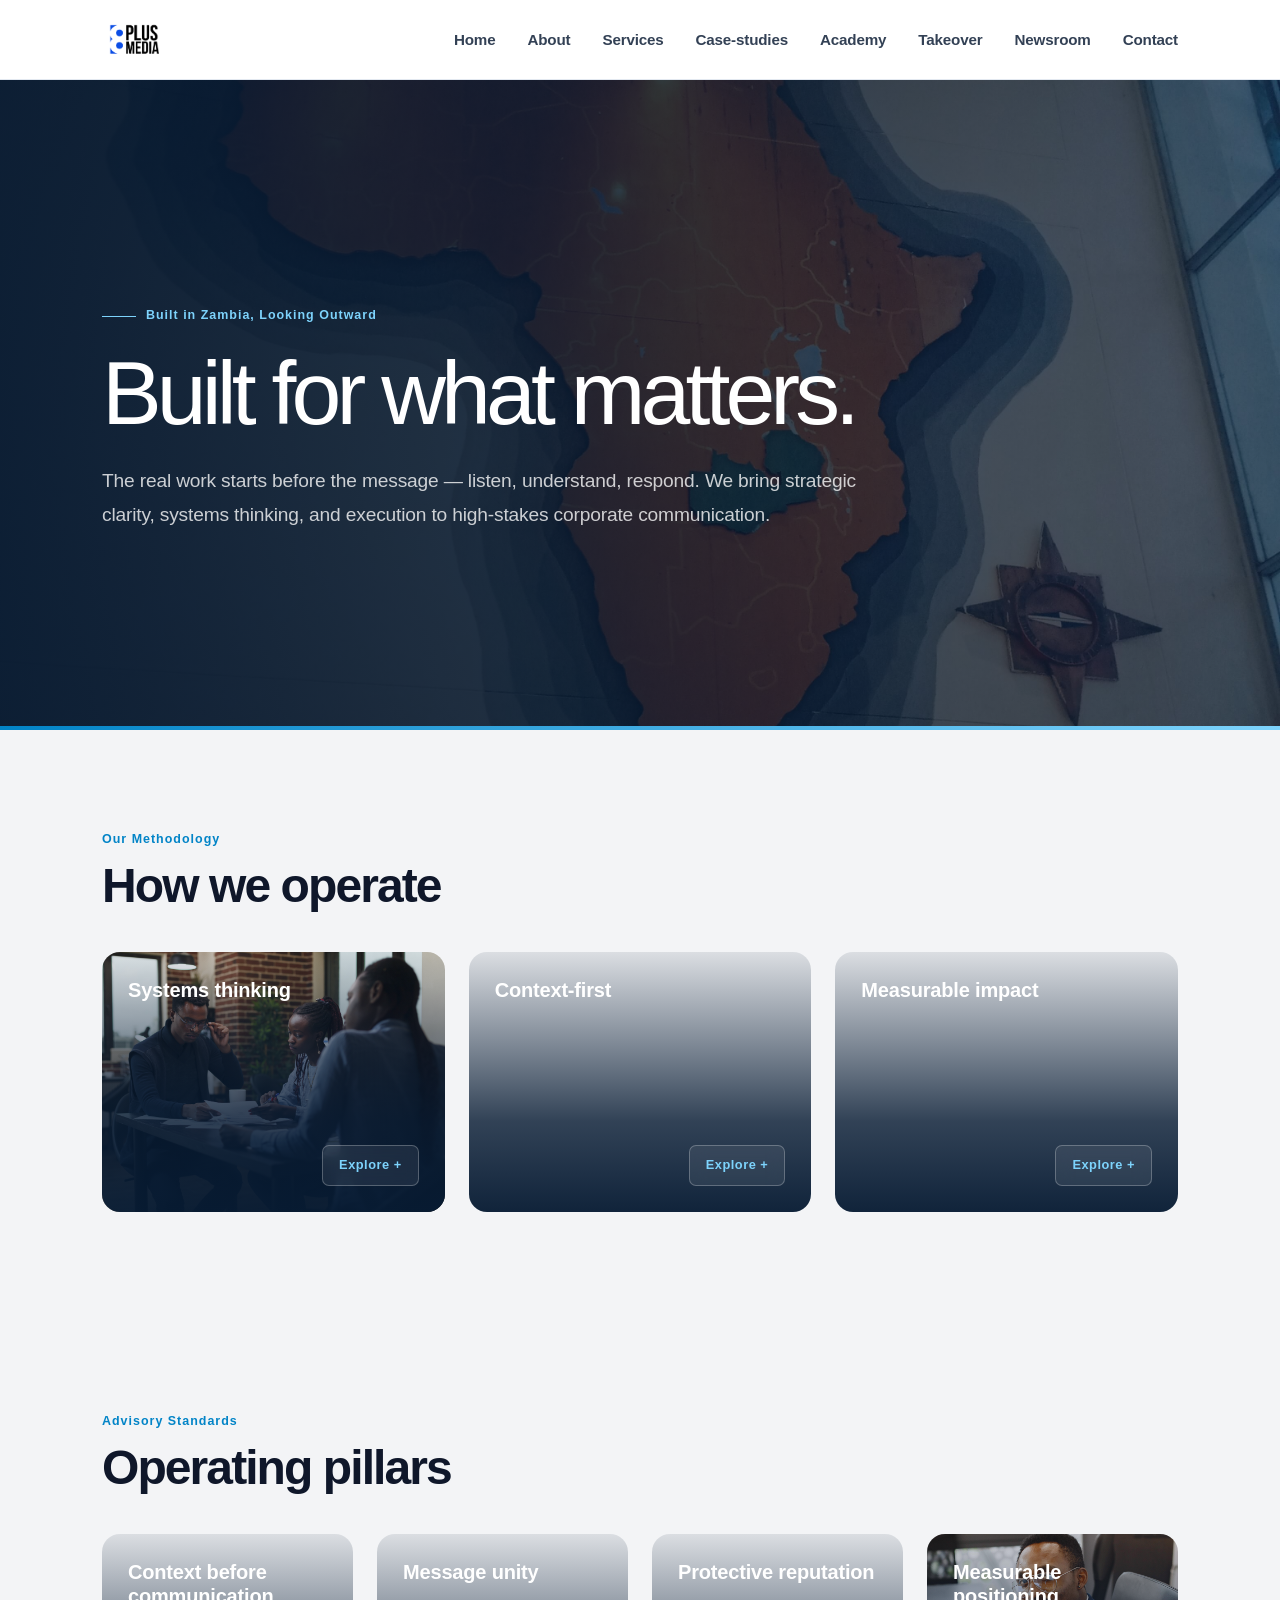
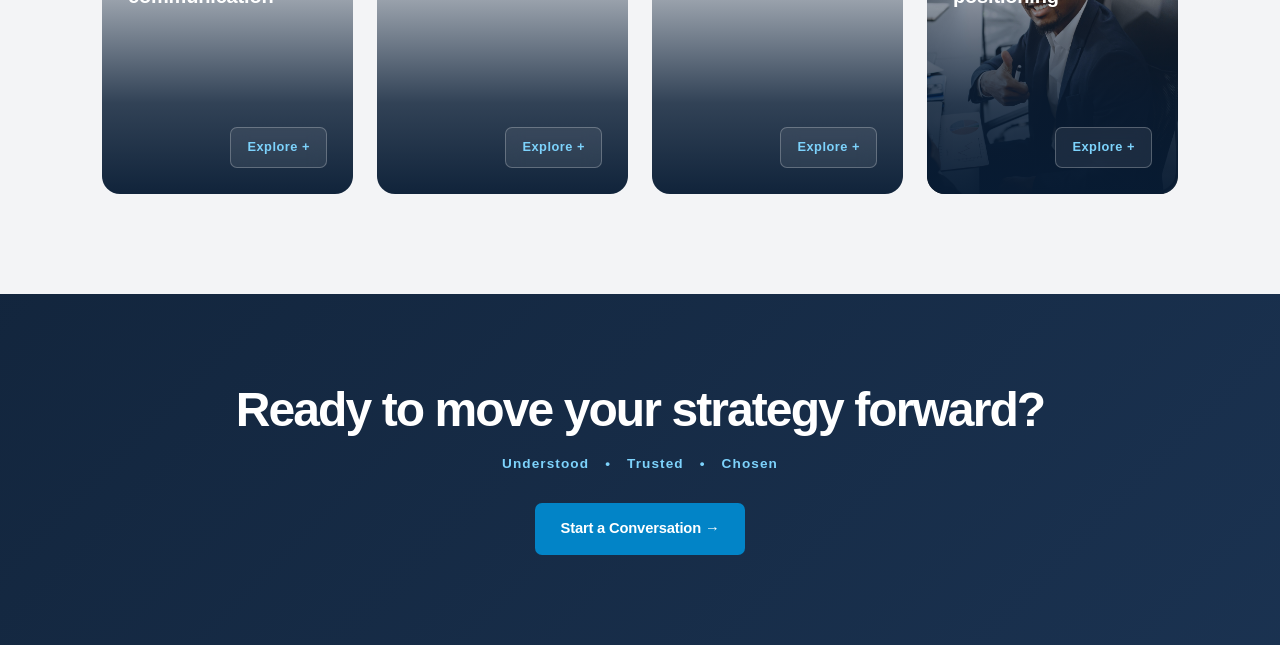
<file: about.html>
<!DOCTYPE html>
<html lang="en">
<head>
    <meta charset="UTF-8">
    <meta name="viewport" content="width=device-width, initial-scale=1.0">

    <title>About | Eightplus Media</title>
    <meta name="description" content="Strategic communications advisory grounded in systems thinking, reputation, and measurable impact. Built in Zambia, looking outward.">

    <!-- Shared site styles (colours, buttons, containers, grids, navbar, footer) -->
    <link rel="stylesheet" href="./style.css">

    <!-- ABOUT PAGE STYLES: only what is unique to this page -->
    <style>
        /* =========================
           HERO
        ========================= */

        .page-hero {
            background:
                linear-gradient(
                    90deg,
                    rgba(7, 27, 51, 0.96) 0%,
                    rgba(7, 27, 51, 0.88) 42%,
                    rgba(7, 27, 51, 0.58) 100%
                ),
                url('Map.jpeg')
                center / cover no-repeat;
            color: #ffffff;
        }

        .page-hero .hero-lead {
            margin-bottom: 0;
        }

        /* =========================
           SECTION SPACING
        ========================= */

        .about-section .section-title {
            margin-bottom: 40px;
        }

        /* =========================
           GRIDS
        ========================= */

        .grid-4 {
            display: grid;
            grid-template-columns: repeat(4, minmax(0, 1fr));
            gap: 24px;
        }

        .grid-leaders {
            display: grid;
            grid-template-columns: repeat(3, minmax(0, 1fr));
            gap: 24px;
        }

        /* =========================
           APPROACH / PILLAR CARDS
        ========================= */

        .about-card {
            position: relative;
            min-height: 260px;
            display: flex;
            flex-direction: column;
            justify-content: space-between;
            padding: 26px;
            overflow: hidden;
            border-radius: var(--radius-lg);
            color: #ffffff;
            cursor: pointer;
            isolation: isolate;
            transition: transform 0.3s ease, box-shadow 0.3s ease;
        }

        .about-card::before {
            content: '';
            position: absolute;
            inset: 0;
            z-index: -2;
            background-size: cover;
            background-position: center;
            transition: transform 0.5s ease;
        }

        .about-card::after {
            content: '';
            position: absolute;
            inset: 0;
            z-index: -1;
            background: linear-gradient(
                180deg,
                rgba(7, 27, 51, 0.1) 0%,
                rgba(7, 27, 51, 0.82) 65%,
                rgba(7, 27, 51, 0.96) 100%
            );
        }

        .about-card:hover {
            transform: translateY(-6px);
            box-shadow: 0 25px 45px -20px rgba(7, 27, 51, 0.4);
        }

        .about-card:hover::before {
            transform: scale(1.05);
        }

        .card-app-1::before {
            background-image: url('brainstorm.jpg');
        }

        .card-app-2::before {
            background-image: url('https://images.unsplash.com/photo-1522071820081-009f0129c71c?auto=format&fit=crop&w=800&q=80');
        }

        .card-app-3::before {
            background-image: url('https://images.unsplash.com/photo-1464822759023-fed622ff2c3b?auto=format&fit=crop&w=800&q=80');
        }

        .card-pil-1::before {
            background-image: url('https://images.unsplash.com/photo-1455390582262-044cdead277a?auto=format&fit=crop&w=800&q=80');
        }

        .card-pil-2::before {
            background-image: url('https://images.unsplash.com/photo-1511578314322-379afb476865?auto=format&fit=crop&w=800&q=80');
        }

        .card-pil-3::before {
            background-image: url('https://images.unsplash.com/photo-1504384308090-c894fdcc538d?auto=format&fit=crop&w=800&q=80');
        }

        .card-pil-4::before {
            background-image: url('happy boss.jpg');
        }

        .card-title {
            margin: 0;
            color: #ffffff;
            font-size: 1.25rem;
            font-weight: 650;
            line-height: 1.2;
        }

        .card-bottom {
            display: flex;
            flex-direction: column;
            align-items: flex-end;
            width: 100%;
        }

        /* Explore / Close button on the cards */
        .explore-btn {
            min-height: 40px;
            padding: 9px 16px;
            border: 1px solid rgba(255, 255, 255, 0.25);
            border-radius: var(--radius-sm);
            background: rgba(255, 255, 255, 0.08);
            -webkit-backdrop-filter: blur(8px);
            backdrop-filter: blur(8px);
            color: var(--accent-blue);
            font-size: 0.8rem;
            font-weight: 650;
            letter-spacing: 0.04em;
            cursor: pointer;
            touch-action: manipulation;
            transition: background 0.2s ease, border-color 0.2s ease, color 0.2s ease;
        }

        .about-card:hover .explore-btn,
        .leader-card:hover .explore-btn {
            background: var(--primary);
            border-color: var(--primary);
            color: #ffffff;
        }

        .card-revealed-info {
            display: none;
            width: 100%;
            margin-bottom: 14px;
            padding-top: 12px;
            border-top: 1px solid rgba(255, 255, 255, 0.2);
            animation: fadeIn 0.25s ease;
        }

        .card-subtitle {
            margin-bottom: 4px;
            color: var(--accent-blue);
            font-size: 0.9rem;
            font-weight: 700;
        }

        .card-body-text {
            color: rgba(255, 255, 255, 0.82);
            font-size: 0.86rem;
            line-height: 1.55;
        }

        .about-card.is-expanded .card-revealed-info {
            display: block;
        }

        /* =========================
           CLOSING BANNER
        ========================= */

        .closing-banner {
            padding: 90px 0;
            background:
                linear-gradient(
                    135deg,
                    rgba(7, 27, 51, 0.95) 0%,
                    rgba(15, 40, 71, 0.95) 100%
                ),
                url('https://images.unsplash.com/photo-1517245386807-bb43f82c33c4?auto=format&fit=crop&w=1920&q=80')
                center / cover no-repeat;
            color: #ffffff;
            text-align: center;
        }

        .closing-banner h2 {
            margin: 0 0 18px;
            color: #ffffff;
            font-size: clamp(2rem, 4vw, 3rem);
            font-weight: 600;
            line-height: 1.08;
            letter-spacing: -0.04em;
        }

        .brand-pillars {
            display: flex;
            justify-content: center;
            gap: 16px;
            margin-bottom: 28px;
            color: var(--accent-blue);
            font-size: 0.85rem;
            font-weight: 650;
            letter-spacing: 0.08em;
        }

        /* =========================
           ANIMATION
        ========================= */

        @keyframes fadeIn {
            from {
                opacity: 0;
                transform: translateY(4px);
            }

            to {
                opacity: 1;
                transform: translateY(0);
            }
        }

        /* =========================
           TABLET
        ========================= */

        /* Keep the three approach cards in one row down to 769px
           (the shared .grid-3 drops to 2 columns at 992px) */
        @media (min-width: 769px) and (max-width: 992px) {
            .approach-grid {
                grid-template-columns: repeat(3, minmax(0, 1fr));
            }
        }

        @media (max-width: 1100px) {
            .grid-4 {
                grid-template-columns: repeat(2, minmax(0, 1fr));
            }
        }

        @media (max-width: 900px) {
            .grid-leaders {
                grid-template-columns: 1fr;
            }

            .leader-card {
                min-height: 380px;
            }
        }

        /* =========================
           MOBILE
        ========================= */

        @media (max-width: 768px) {
            .page-hero {
                background:
                    linear-gradient(
                        180deg,
                        rgba(7, 27, 51, 0.84) 0%,
                        rgba(7, 27, 51, 0.94) 100%
                    ),
                    url('Map.jpeg')
                    center / cover no-repeat;
            }

            .about-section .section-title {
                margin-bottom: 28px;
            }

            .grid-4 {
                grid-template-columns: 1fr;
                gap: 18px;
            }

            .grid-leaders {
                gap: 18px;
            }

            .about-card {
                min-height: 230px;
            }

            .leader-footer {
                flex-direction: column;
                align-items: stretch;
            }

            .leader-footer .explore-btn,
            .linkedin-link {
                width: 100%;
            }

            .closing-banner {
                padding: 70px 0;
            }

            .brand-pillars {
                flex-direction: column;
                align-items: center;
                gap: 5px;
            }
        }

        /* =========================
           SMALL PHONES
        ========================= */

        @media (max-width: 420px) {
            .about-card {
                padding: 22px 20px;
            }

            .leader-card {
                min-height: 350px;
                padding: 22px 20px;
            }

            .leader-name {
                font-size: 1.3rem;
            }
        }
    </style>
</head>

<body>

    <!-- NAVBAR -->
    <div id="navbar-placeholder"></div>

    <main>

        <!-- =========================
             HERO
        ========================= -->

        <section class="hero page-hero">
            <div class="container">

                <span class="hero-badge">
                    Built in Zambia, Looking Outward
                </span>

                <h1 class="hero-title">
                    Built for what matters.
                </h1>

                <p class="hero-lead">
                    The real work starts before the message — listen, understand, respond. We bring strategic clarity, systems thinking, and execution to high-stakes corporate communication.
                </p>

            </div>
        </section>


        <!-- =========================
             OUR APPROACH
        ========================= -->

        <section class="page-section about-section">

            <div class="container">

                <span class="section-tag">
                    Our Methodology
                </span>

                <h2 class="section-title">
                    How we operate
                </h2>

                <div class="grid-3 approach-grid">

                    <!-- SYSTEMS THINKING -->

                    <div class="about-card card-app-1">

                        <div class="card-top">
                            <h3 class="card-title">
                                Systems thinking
                            </h3>
                        </div>

                        <div class="card-bottom">

                            <div class="card-revealed-info">
                                <div class="card-subtitle">
                                    Beyond isolated PR tactics.
                                </div>

                                <div class="card-body-text">
                                    We view communications through an organisational lens, mapping stakeholders, regulatory dynamics, and public sentiment before taking action.
                                </div>
                            </div>

                            <button class="explore-btn" type="button">
                                Explore +
                            </button>

                        </div>

                    </div>


                    <!-- CONTEXT FIRST -->

                    <div class="about-card card-app-2">

                        <div class="card-top">
                            <h3 class="card-title">
                                Context-first
                            </h3>
                        </div>

                        <div class="card-bottom">

                            <div class="card-revealed-info">
                                <div class="card-subtitle">
                                    Understand the terrain.
                                </div>

                                <div class="card-body-text">
                                    Every industry operates under distinct pressures. We shape messaging around regulatory context, market realities, and leadership goals.
                                </div>
                            </div>

                            <button class="explore-btn" type="button">
                                Explore +
                            </button>

                        </div>

                    </div>


                    <!-- MEASURABLE IMPACT -->

                    <div class="about-card card-app-3">

                        <div class="card-top">
                            <h3 class="card-title">
                                Measurable impact
                            </h3>
                        </div>

                        <div class="card-bottom">

                            <div class="card-revealed-info">
                                <div class="card-subtitle">
                                    Work that moves outcomes.
                                </div>

                                <div class="card-body-text">
                                    We focus on strategic progression — building narrative authority, protecting institutional trust, and supporting clear decision-making.
                                </div>
                            </div>

                            <button class="explore-btn" type="button">
                                Explore +
                            </button>

                        </div>

                    </div>

                </div>

            </div>

        </section>


        <!-- =========================
             OPERATING PILLARS
        ========================= -->

        <section class="page-section about-section">

            <div class="container">

                <span class="section-tag">
                    Advisory Standards
                </span>

                <h2 class="section-title">
                    Operating pillars
                </h2>

                <div class="grid-4">

                    <div class="about-card card-pil-1">

                        <div class="card-top">
                            <h3 class="card-title">
                                Context before communication
                            </h3>
                        </div>

                        <div class="card-bottom">

                            <div class="card-revealed-info">
                                <div class="card-subtitle">
                                    Landscape analysis.
                                </div>

                                <div class="card-body-text">
                                    Understanding regulatory, market, and stakeholder realities before crafting institutional narrative.
                                </div>
                            </div>

                            <button class="explore-btn" type="button">
                                Explore +
                            </button>

                        </div>

                    </div>


                    <div class="about-card card-pil-2">

                        <div class="card-top">
                            <h3 class="card-title">
                                Message unity
                            </h3>
                        </div>

                        <div class="card-bottom">

                            <div class="card-revealed-info">
                                <div class="card-subtitle">
                                    Single-voice alignment.
                                </div>

                                <div class="card-body-text">
                                    Aligning board, executive leadership, and outward media posture under one unified strategy.
                                </div>
                            </div>

                            <button class="explore-btn" type="button">
                                Explore +
                            </button>

                        </div>

                    </div>


                    <div class="about-card card-pil-3">

                        <div class="card-top">
                            <h3 class="card-title">
                                Protective reputation
                            </h3>
                        </div>

                        <div class="card-bottom">

                            <div class="card-revealed-info">
                                <div class="card-subtitle">
                                    Crisis stewardship.
                                </div>

                                <div class="card-body-text">
                                    Active stewardship focused on safeguarding organisational trust and long-term resilience.
                                </div>
                            </div>

                            <button class="explore-btn" type="button">
                                Explore +
                            </button>

                        </div>

                    </div>


                    <div class="about-card card-pil-4">

                        <div class="card-top">
                            <h3 class="card-title">
                                Measurable positioning
                            </h3>
                        </div>

                        <div class="card-bottom">

                            <div class="card-revealed-info">
                                <div class="card-subtitle">
                                    Outcome-driven.
                                </div>

                                <div class="card-body-text">
                                    Focusing on communications milestones that directly advance commercial and strategic targets.
                                </div>
                            </div>

                            <button class="explore-btn" type="button">
                                Explore +
                            </button>

                        </div>

                    </div>

                </div>

            </div>

        </section>


        <!-- =========================
             CLOSING
        ========================= -->

        <section class="closing-banner">

            <div class="container">

                <h2>
                    Ready to move your strategy forward?
                </h2>

                <div class="brand-pillars">
                    <span>Understood</span>
                    <span>•</span>
                    <span>Trusted</span>
                    <span>•</span>
                    <span>Chosen</span>
                </div>

                <a
                    href="contact.html"
                    class="btn btn-primary"
                >
                    Start a Conversation →
                </a>

            </div>

        </section>

    </main>


    <!-- CARD INTERACTIONS -->

    <script>
        document.addEventListener('DOMContentLoaded', () => {

            /* Approach + Operating Pillar Cards */

            const aboutCards = document.querySelectorAll('.about-card');

            aboutCards.forEach(card => {

                const btn = card.querySelector('.explore-btn');

                card.addEventListener('click', () => {

                    const isExpanded = card.classList.contains('is-expanded');

                    aboutCards.forEach(otherCard => {

                        otherCard.classList.remove('is-expanded');

                        const otherBtn = otherCard.querySelector('.explore-btn');

                        if (otherBtn) {
                            otherBtn.textContent = 'Explore +';
                        }

                    });

                    if (!isExpanded) {

                        card.classList.add('is-expanded');

                        if (btn) {
                            btn.textContent = 'Close -';
                        }

                    }

                });

            });


            /* Leadership Cards */

            const leaderCards = document.querySelectorAll('.leader-card');

            leaderCards.forEach(card => {

                const btn = card.querySelector('.explore-btn');

                card.addEventListener('click', (event) => {

                    if (event.target.closest('.linkedin-link')) {
                        return;
                    }

                    const isExpanded = card.classList.contains('is-expanded');

                    leaderCards.forEach(otherCard => {

                        otherCard.classList.remove('is-expanded');

                        const otherBtn = otherCard.querySelector('.explore-btn');

                        if (otherBtn) {
                            otherBtn.textContent = 'Explore Bio +';
                        }

                    });

                    if (!isExpanded) {

                        card.classList.add('is-expanded');

                        if (btn) {
                            btn.textContent = 'Close Bio -';
                        }

                    }

                });

            });

        });
    </script>

    <script src="./navbar.js" defer></script>

</body>
</html>
</file>
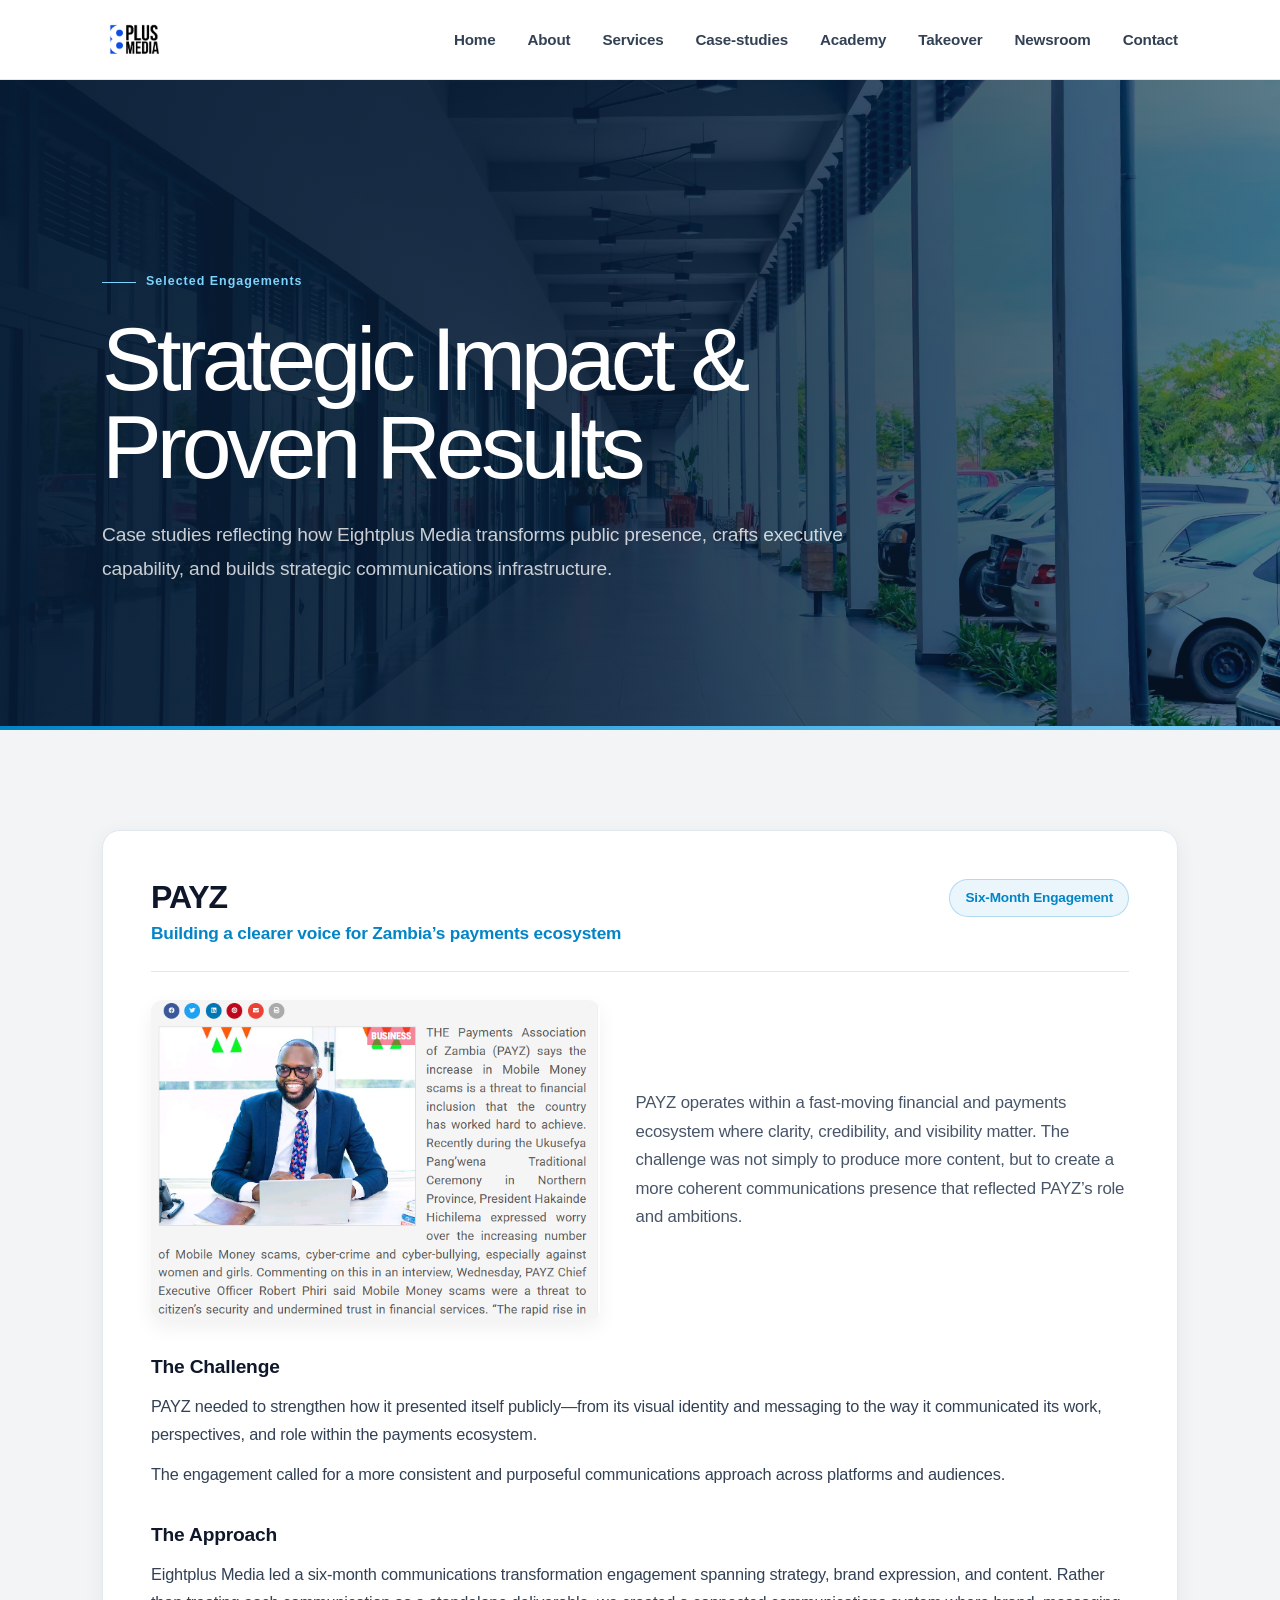
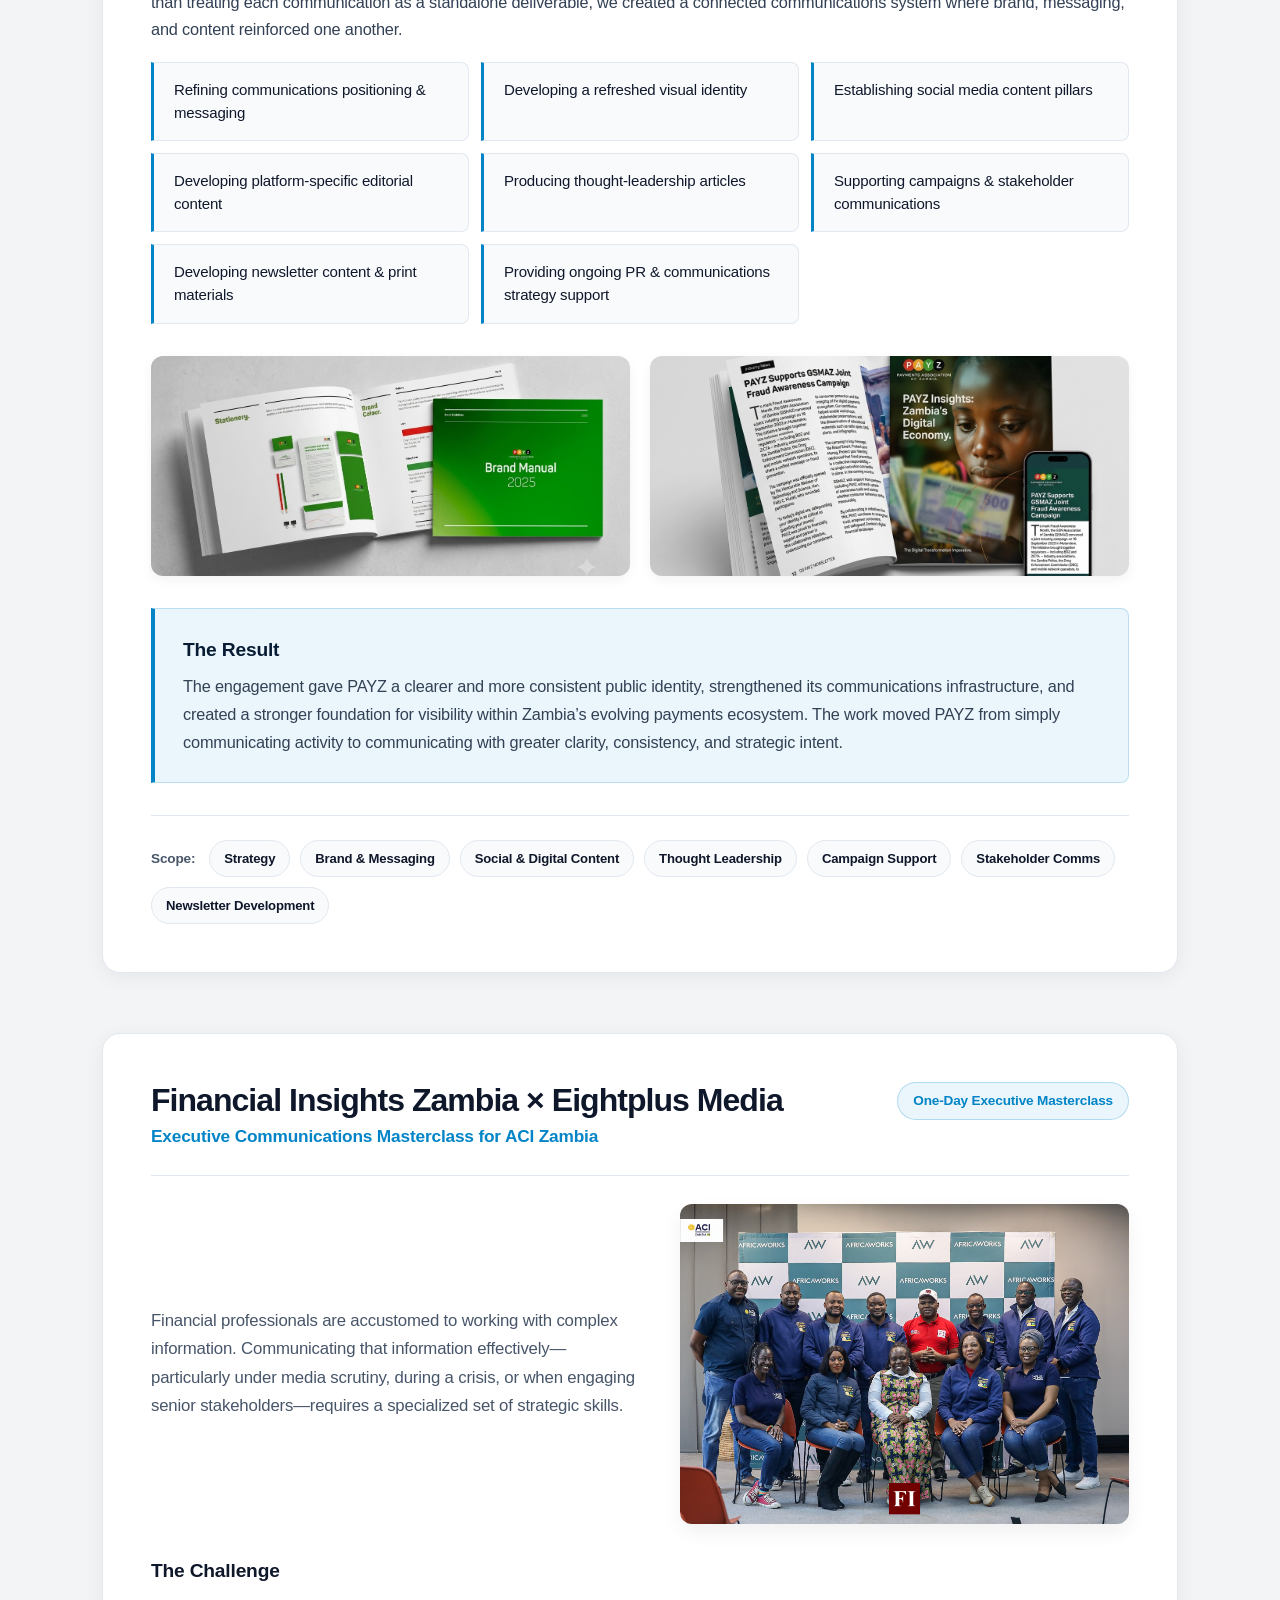
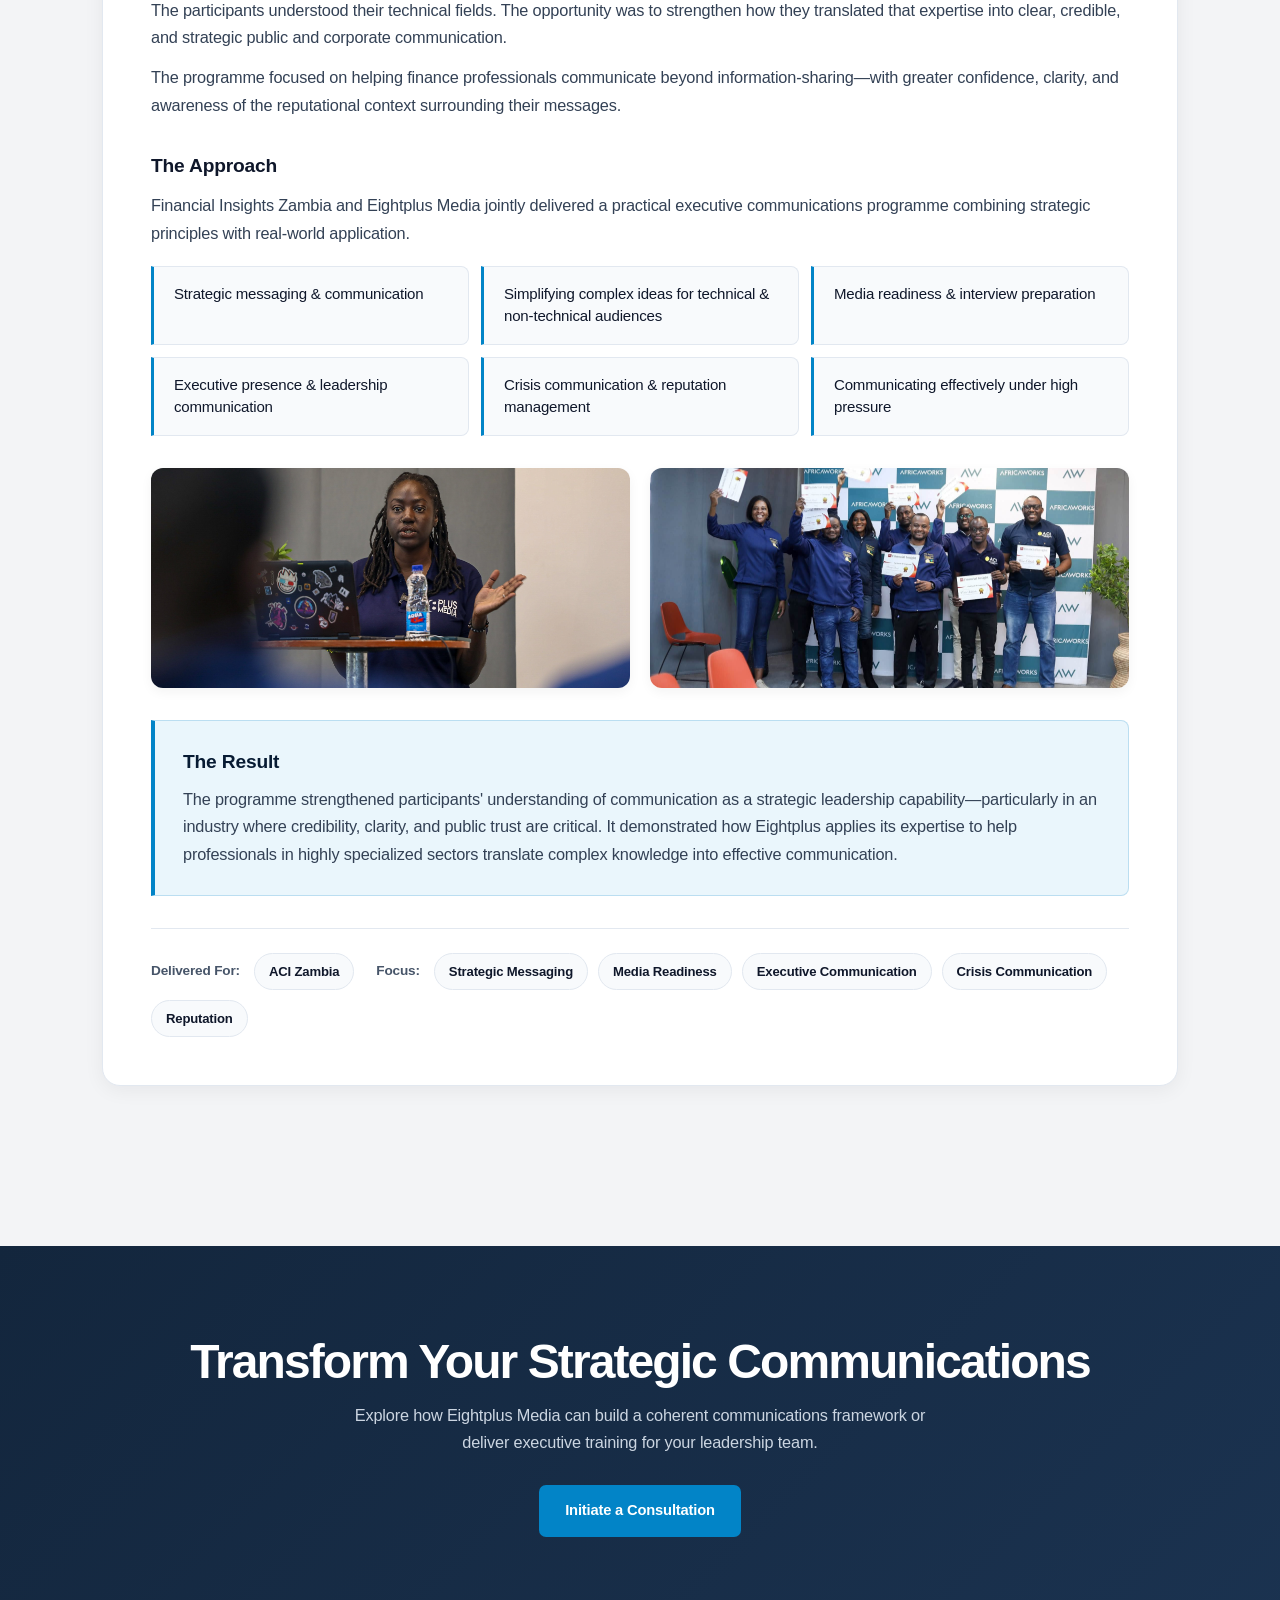
<file: case-studies.html>
<!DOCTYPE html>
<html lang="en">
<head>
    <meta charset="UTF-8">
    <meta name="viewport" content="width=device-width, initial-scale=1.0">
    <title>Case Studies &amp; Work | Eightplus Media</title>
    <meta name="description" content="Explore selected communications transformation engagements and executive training masterclasses delivered by Eightplus Media.">
    <!-- Shared site styles -->
    <link rel="stylesheet" href="./style.css">
    <!-- CASE STUDIES PAGE STYLES -->
    <style>
        /* =========================
           HERO
        ========================= */
        .cases-hero {
            background:
                linear-gradient(
                    90deg,
                    rgba(7, 27, 51, 0.96) 0%,
                    rgba(7, 27, 51, 0.88) 42%,
                    rgba(7, 27, 51, 0.58) 100%
                ),
                url('Agora.jpg')
                center / cover no-repeat;
            padding: 100px 0 60px;
        }
        .cases-hero .hero-lead {
            margin-bottom: 0;
        }

        /* =========================
           CASE STUDY CARDS & LAYOUT
        ========================= */
        .case-card {
            margin-bottom: 60px;
            padding: 48px;
            background: #ffffff;
            border: 1px solid var(--card-border);
            border-radius: var(--radius-lg, 16px);
            box-shadow: var(--shadow-subtle, 0 10px 25px -5px rgba(0, 0, 0, 0.05));
            transition: border-color 0.25s ease, box-shadow 0.25s ease;
        }
        .case-card:hover {
            border-color: var(--primary, #0284c7);
            box-shadow: var(--shadow-card, 0 15px 30px -10px rgba(15, 23, 42, 0.08));
        }

        .case-meta-top {
            display: flex;
            justify-content: space-between;
            align-items: flex-start;
            flex-wrap: wrap;
            gap: 16px;
            margin-bottom: 28px;
            padding-bottom: 24px;
            border-bottom: 1px solid var(--card-border);
        }
        .client-info h2 {
            margin-bottom: 4px;
            color: var(--text-dark, #0f172a);
            font-size: clamp(1.5rem, 3vw, 2rem);
            font-weight: 700;
            line-height: 1.15;
            letter-spacing: -0.03em;
        }
        .client-info p {
            color: var(--primary, #0284c7);
            font-size: 1.08rem;
            font-weight: 600;
        }
        .meta-pill-duration {
            padding: 7px 15px;
            background: var(--soft-blue, #f0f9ff);
            border: 1px solid rgba(2, 132, 199, 0.25);
            border-radius: 100px;
            color: var(--primary, #0284c7);
            font-size: 0.85rem;
            font-weight: 650;
            white-space: nowrap;
        }

        /* PHOTO INTEGRATION LAYOUTS */
        .case-featured-layout {
            display: grid;
            grid-template-columns: 1fr 1.1fr;
            gap: 36px;
            margin-bottom: 32px;
            align-items: center;
        }

        .case-featured-layout.reverse {
            grid-template-columns: 1.1fr 1fr;
        }

        .case-cover-image {
            width: 100%;
            height: 100%;
            min-height: 320px;
            border-radius: 12px;
            background-size: cover;
            background-position: center;
            box-shadow: 0 8px 20px rgba(0,0,0,0.06);
        }

        .case-gallery-row {
            display: grid;
            grid-template-columns: 1fr 1fr;
            gap: 20px;
            margin: 32px 0;
        }

        .gallery-photo {
            height: 220px;
            border-radius: 12px;
            background-size: cover;
            background-position: center;
            box-shadow: 0 4px 12px rgba(0,0,0,0.05);
            transition: transform 0.3s ease;
        }
        .gallery-photo:hover {
            transform: scale(1.02);
        }

        .case-intro {
            margin-bottom: 0;
            color: var(--text-muted, #64748b);
            font-size: 1.05rem;
            line-height: 1.7;
        }

        /* =========================
           NARRATIVE SECTIONS
        ========================= */
        .narrative-section {
            margin-bottom: 32px;
        }
        .narrative-section h3 {
            margin-bottom: 10px;
            color: var(--text-dark, #0f172a);
            font-size: 1.2rem;
            font-weight: 650;
            letter-spacing: -0.01em;
        }
        .narrative-section p {
            max-width: 100%;
            margin-bottom: 12px;
            color: var(--text-primary, #1e293b);
            font-size: 1.02rem;
            line-height: 1.7;
        }
        .approach-grid {
            display: grid;
            grid-template-columns: repeat(auto-fill, minmax(min(100%, 280px), 1fr));
            gap: 12px;
            margin-top: 18px;
        }
        .approach-item {
            padding: 16px 20px;
            background: var(--light-bg, #f8fafc);
            border: 1px solid var(--card-border, #e2e8f0);
            border-left: 3px solid var(--primary, #0284c7);
            border-radius: 0 8px 8px 0;
            color: var(--text-dark, #0f172a);
            font-size: 0.94rem;
            font-weight: 500;
            line-height: 1.5;
            transition: transform 0.25s ease, box-shadow 0.25s ease;
        }
        .approach-item:hover {
            transform: translateX(5px);
            box-shadow: 0 14px 30px -15px rgba(15, 23, 42, 0.22);
        }

        /* =========================
           RESULT BOX
        ========================= */
        .results-box {
            margin-top: 32px;
            padding: 26px 28px;
            background: var(--soft-blue, #f0f9ff);
            border: 1px solid rgba(2, 132, 199, 0.2);
            border-left: 4px solid var(--primary, #0284c7);
            border-radius: 0 8px 8px 0;
        }
        .results-box h3 {
            margin-bottom: 8px;
            color: var(--dark-navy, #071b33);
            font-size: 1.2rem;
            font-weight: 650;
        }
        .results-box p {
            max-width: 100%;
            margin: 0;
            color: var(--text-primary, #1e293b);
            font-size: 1.02rem;
            font-weight: 500;
            line-height: 1.7;
        }

        /* =========================
           SCOPE TAGS
        ========================= */
        .scope-footer {
            display: flex;
            align-items: center;
            flex-wrap: wrap;
            gap: 10px;
            margin-top: 32px;
            padding-top: 24px;
            border-top: 1px solid var(--card-border);
        }
        .scope-label {
            margin-right: 4px;
            color: var(--text-muted);
            font-size: 0.85rem;
            font-weight: 650;
        }
        .scope-label-gap {
            margin-left: 12px;
        }
        .scope-tag {
            padding: 7px 14px;
            background: var(--light-bg, #f8fafc);
            border: 1px solid var(--card-border, #e2e8f0);
            border-radius: 100px;
            color: var(--text-dark);
            font-size: 0.82rem;
            font-weight: 600;
            transition: border-color 0.2s ease, color 0.2s ease;
        }
        .scope-tag:hover {
            border-color: var(--primary);
            color: var(--primary);
        }
        .scope-tag-strong {
            font-weight: 700;
        }

        /* =========================
           CLOSING BANNER
        ========================= */
        .closing-banner {
            padding: 90px 0;
            background:
                linear-gradient(
                    135deg,
                    rgba(7, 27, 51, 0.95) 0%,
                    rgba(15, 40, 71, 0.95) 100%
                ),
                url('https://images.unsplash.com/photo-1517245386807-bb43f82c33c4?auto=format&fit=crop&w=1920&q=80')
                center / cover no-repeat;
            color: #ffffff;
            text-align: center;
        }
        .closing-banner h2 {
            margin: 0 0 14px;
            color: #ffffff;
            font-size: clamp(2rem, 4vw, 3rem);
            font-weight: 600;
            line-height: 1.08;
            letter-spacing: -0.04em;
        }
        .closing-lead {
            max-width: 600px;
            margin: 0 auto 28px;
            color: #cbd5e1;
            font-size: 1.02rem;
            line-height: 1.7;
        }

        /* =========================
           RESPONSIVE BREAKPOINTS
        ========================= */
        @media (max-width: 992px) {
            .case-featured-layout, .case-featured-layout.reverse {
                grid-template-columns: 1fr;
            }
            .case-cover-image {
                min-height: 240px;
            }
        }
        @media (max-width: 768px) {
            .case-card {
                margin-bottom: 28px;
                padding: 26px 22px;
            }
            .approach-grid, .case-gallery-row {
                grid-template-columns: 1fr;
            }
            .results-box {
                padding: 22px 20px;
            }
            .scope-label-gap {
                margin-left: 0;
            }
            .closing-banner {
                padding: 70px 0;
            }
        }
    </style>
</head>
<body>
    <!-- NAVBAR -->
    <div id="navbar-placeholder"></div>

    <main>
        <!-- HERO -->
        <section class="hero cases-hero">
            <div class="container">
                <span class="hero-badge">Selected Engagements</span>
                <h1 class="hero-title">Strategic Impact &amp; Proven Results</h1>
                <p class="hero-lead">
                    Case studies reflecting how Eightplus Media transforms public presence, crafts executive capability, and builds strategic communications infrastructure.
                </p>
            </div>
        </section>

        <!-- CASE STUDIES -->
        <section class="page-section">
            <div class="container">

                <!-- CASE STUDY 1: PAYZ -->
                <article class="case-card">
                    <div class="case-meta-top">
                        <div class="client-info">
                            <h2>PAYZ</h2>
                            <p>Building a clearer voice for Zambia’s payments ecosystem</p>
                        </div>
                        <span class="meta-pill-duration">Six-Month Engagement</span>
                    </div>

                    <!-- PHOTO LAYOUT INTEGRATION -->
                    <div class="case-featured-layout">
                        <div class="case-cover-image" style="background-image: url('Payz 4.png');"></div>
                        <p class="case-intro">
                            PAYZ operates within a fast-moving financial and payments ecosystem where clarity, credibility, and visibility matter. The challenge was not simply to produce more content, but to create a more coherent communications presence that reflected PAYZ’s role and ambitions.
                        </p>
                    </div>

                    <!-- The Challenge -->
                    <div class="narrative-section">
                        <h3>The Challenge</h3>
                        <p>PAYZ needed to strengthen how it presented itself publicly—from its visual identity and messaging to the way it communicated its work, perspectives, and role within the payments ecosystem.</p>
                        <p>The engagement called for a more consistent and purposeful communications approach across platforms and audiences.</p>
                    </div>

                    <!-- The Approach -->
                    <div class="narrative-section">
                        <h3>The Approach</h3>
                        <p>Eightplus Media led a six-month communications transformation engagement spanning strategy, brand expression, and content. Rather than treating each communication as a standalone deliverable, we created a connected communications system where brand, messaging, and content reinforced one another.</p>
                        
                        <div class="approach-grid">
                            <div class="approach-item">Refining communications positioning &amp; messaging</div>
                            <div class="approach-item">Developing a refreshed visual identity</div>
                            <div class="approach-item">Establishing social media content pillars</div>
                            <div class="approach-item">Developing platform-specific editorial content</div>
                            <div class="approach-item">Producing thought-leadership articles</div>
                            <div class="approach-item">Supporting campaigns &amp; stakeholder communications</div>
                            <div class="approach-item">Developing newsletter content &amp; print materials</div>
                            <div class="approach-item">Providing ongoing PR &amp; communications strategy support</div>
                        </div>
                    </div>

                    <!-- MID-CARD GALLERY SHOWCASE -->
                    <div class="case-gallery-row">
                        <div class="gallery-photo" style="background-image: url('Payz 1.png');"></div>
                        <div class="gallery-photo" style="background-image: url('Payz 2.png');"></div>
                    </div>

                    <!-- The Result -->
                    <div class="results-box">
                        <h3>The Result</h3>
                        <p>The engagement gave PAYZ a clearer and more consistent public identity, strengthened its communications infrastructure, and created a stronger foundation for visibility within Zambia’s evolving payments ecosystem. The work moved PAYZ from simply communicating activity to communicating with greater clarity, consistency, and strategic intent.</p>
                    </div>

                    <!-- Scope Tags Footer -->
                    <div class="scope-footer">
                        <span class="scope-label">Scope:</span>
                        <span class="scope-tag">Strategy</span>
                        <span class="scope-tag">Brand &amp; Messaging</span>
                        <span class="scope-tag">Social &amp; Digital Content</span>
                        <span class="scope-tag">Thought Leadership</span>
                        <span class="scope-tag">Campaign Support</span>
                        <span class="scope-tag">Stakeholder Comms</span>
                        <span class="scope-tag">Newsletter Development</span>
                    </div>
                </article>

                <!-- CASE STUDY 2: Financial Insights Zambia × Eightplus Media -->
                <article class="case-card">
                    <div class="case-meta-top">
                        <div class="client-info">
                            <h2>Financial Insights Zambia × Eightplus Media</h2>
                            <p>Executive Communications Masterclass for ACI Zambia</p>
                        </div>
                        <span class="meta-pill-duration">One-Day Executive Masterclass</span>
                    </div>

                    <!-- PHOTO LAYOUT INTEGRATION (REVERSED) -->
                    <div class="case-featured-layout reverse">
                        <p class="case-intro">
                            Financial professionals are accustomed to working with complex information. Communicating that information effectively—particularly under media scrutiny, during a crisis, or when engaging senior stakeholders—requires a specialized set of strategic skills.
                        </p>
                        <div class="case-cover-image" style="background-image: url('ACI 4.jpg');"></div>
                    </div>

                    <!-- The Challenge -->
                    <div class="narrative-section">
                        <h3>The Challenge</h3>
                        <p>The participants understood their technical fields. The opportunity was to strengthen how they translated that expertise into clear, credible, and strategic public and corporate communication.</p>
                        <p>The programme focused on helping finance professionals communicate beyond information-sharing—with greater confidence, clarity, and awareness of the reputational context surrounding their messages.</p>
                    </div>

                    <!-- The Approach -->
                    <div class="narrative-section">
                        <h3>The Approach</h3>
                        <p>Financial Insights Zambia and Eightplus Media jointly delivered a practical executive communications programme combining strategic principles with real-world application.</p>
                        
                        <div class="approach-grid">
                            <div class="approach-item">Strategic messaging &amp; communication</div>
                            <div class="approach-item">Simplifying complex ideas for technical &amp; non-technical audiences</div>
                            <div class="approach-item">Media readiness &amp; interview preparation</div>
                            <div class="approach-item">Executive presence &amp; leadership communication</div>
                            <div class="approach-item">Crisis communication &amp; reputation management</div>
                            <div class="approach-item">Communicating effectively under high pressure</div>
                        </div>
                    </div>

                    <!-- MID-CARD GALLERY SHOWCASE -->
                    <div class="case-gallery-row">
                        <div class="gallery-photo" style="background-image: url('ACI 3.jpg');"></div>
                        <div class="gallery-photo" style="background-image: url('ACI 2.jpg');"></div>
                    </div>

                    <!-- The Result -->
                    <div class="results-box">
                        <h3>The Result</h3>
                        <p>The programme strengthened participants' understanding of communication as a strategic leadership capability—particularly in an industry where credibility, clarity, and public trust are critical. It demonstrated how Eightplus applies its expertise to help professionals in highly specialized sectors translate complex knowledge into effective communication.</p>
                    </div>

                    <!-- Scope Tags Footer -->
                    <div class="scope-footer">
                        <span class="scope-label">Delivered For:</span>
                        <span class="scope-tag scope-tag-strong">ACI Zambia</span>
                        <span class="scope-label scope-label-gap">Focus:</span>
                        <span class="scope-tag">Strategic Messaging</span>
                        <span class="scope-tag">Media Readiness</span>
                        <span class="scope-tag">Executive Communication</span>
                        <span class="scope-tag">Crisis Communication</span>
                        <span class="scope-tag">Reputation</span>
                    </div>
                </article>

            </div>
        </section>

        <!-- CLOSING BANNER -->
        <section class="closing-banner">
            <div class="container">
                <h2>Transform Your Strategic Communications</h2>
                <p class="closing-lead">
                    Explore how Eightplus Media can build a coherent communications framework or deliver executive training for your leadership team.
                </p>
                <a href="contact.html" class="btn btn-primary">Initiate a Consultation</a>
            </div>
        </section>
    </main>

    <script src="./navbar.js" defer></script>
</body>
</html>
</file>
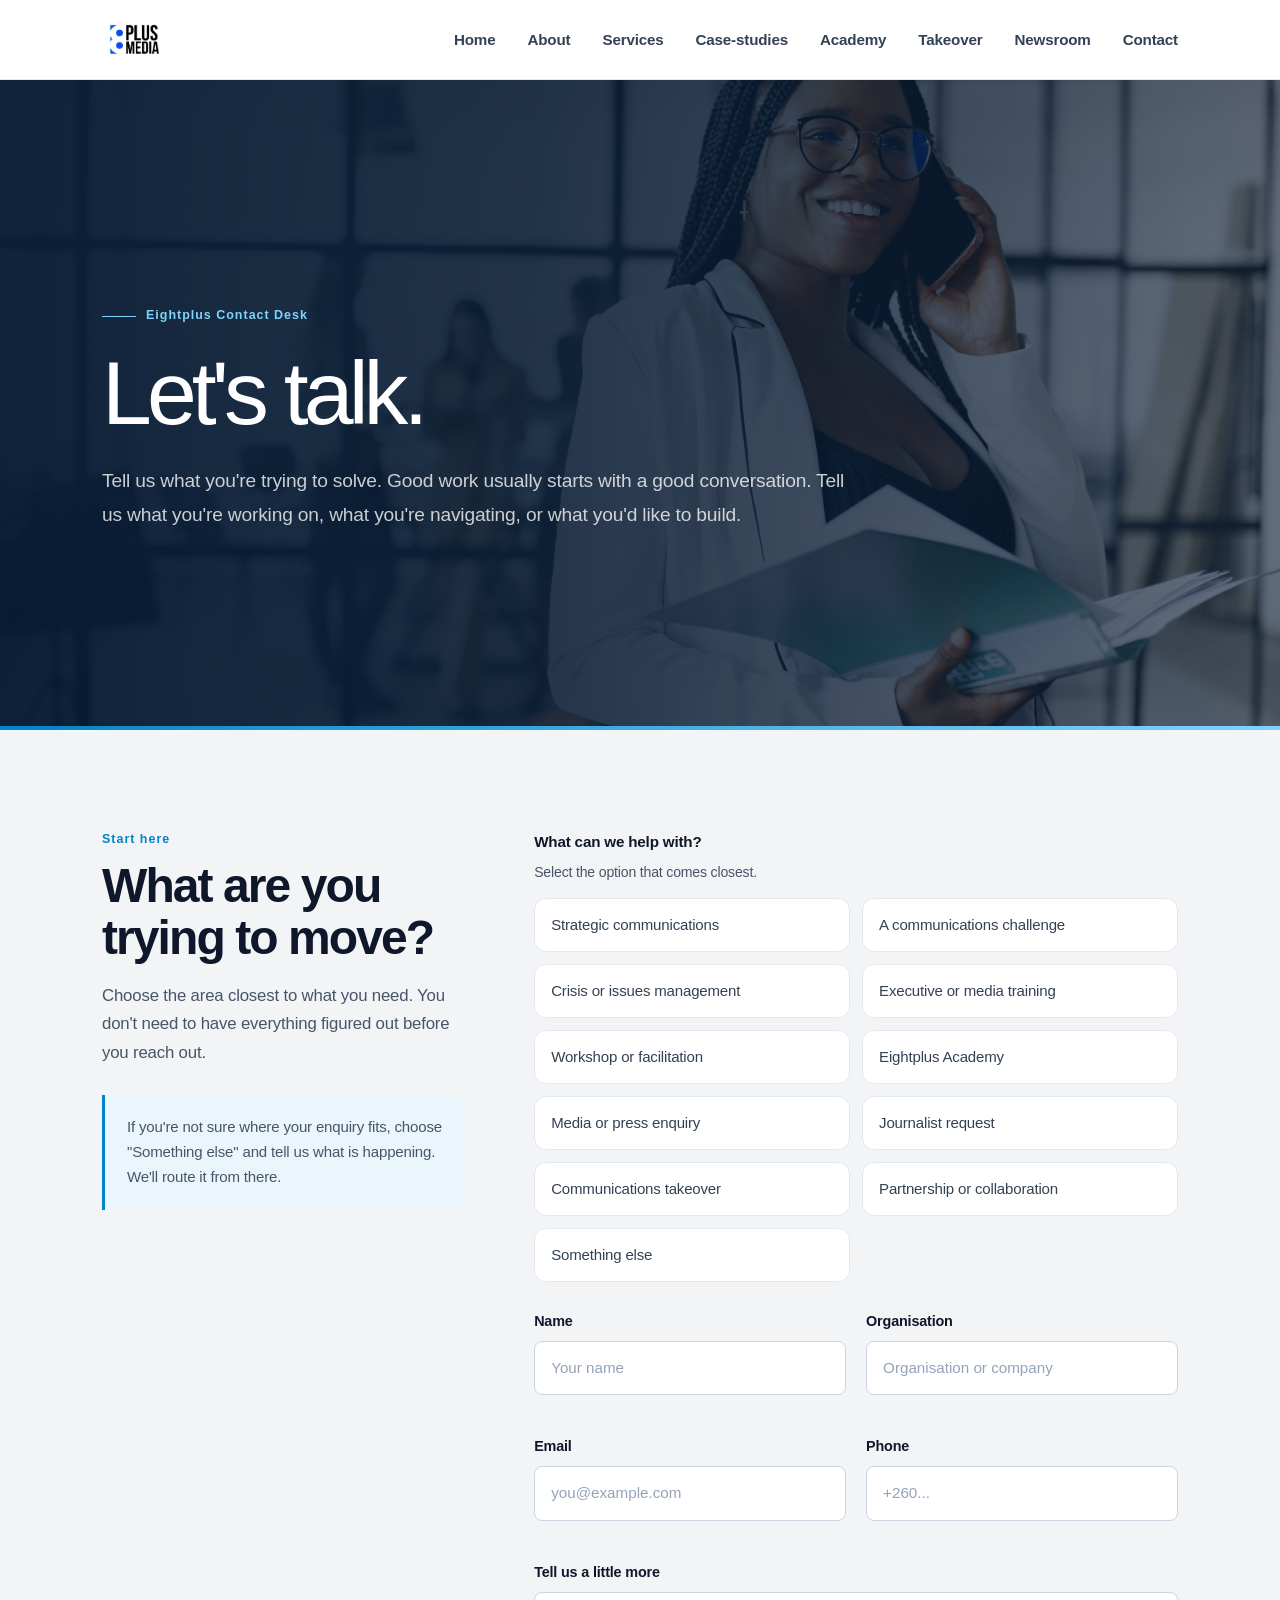
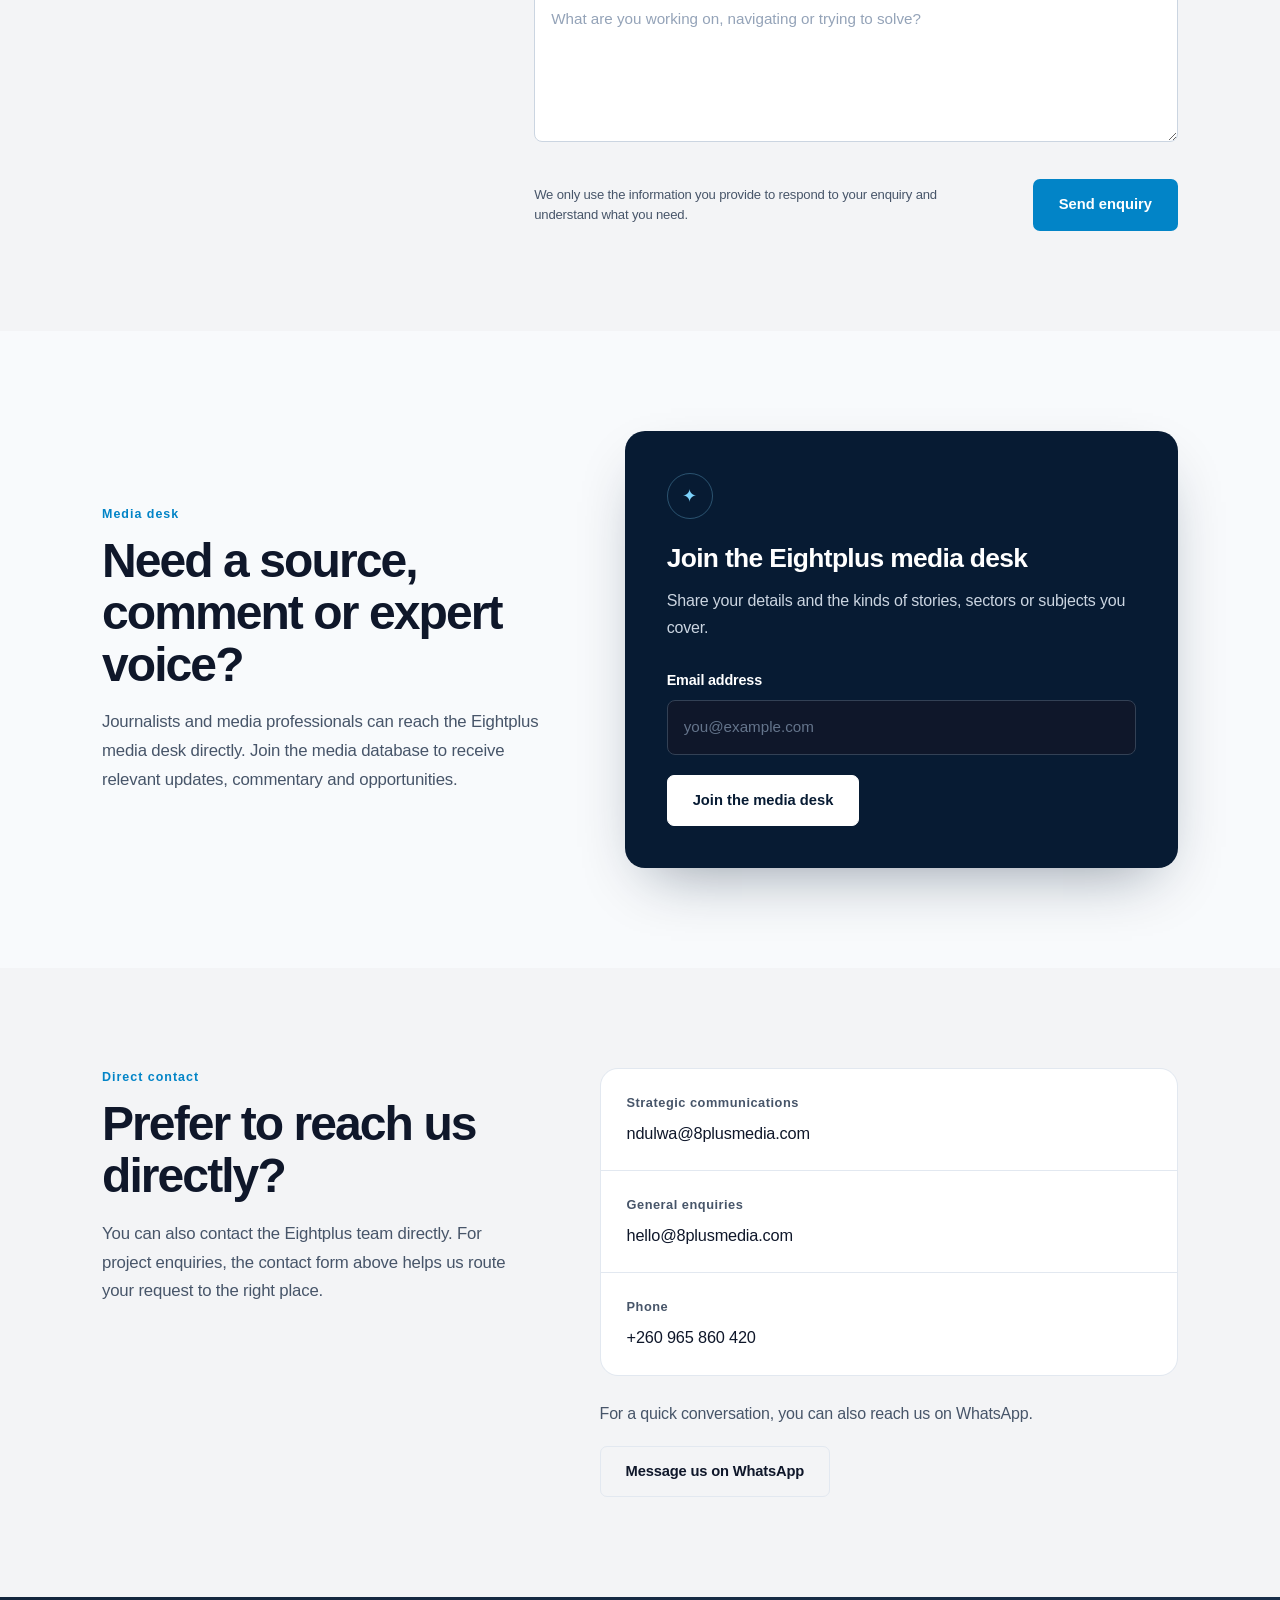
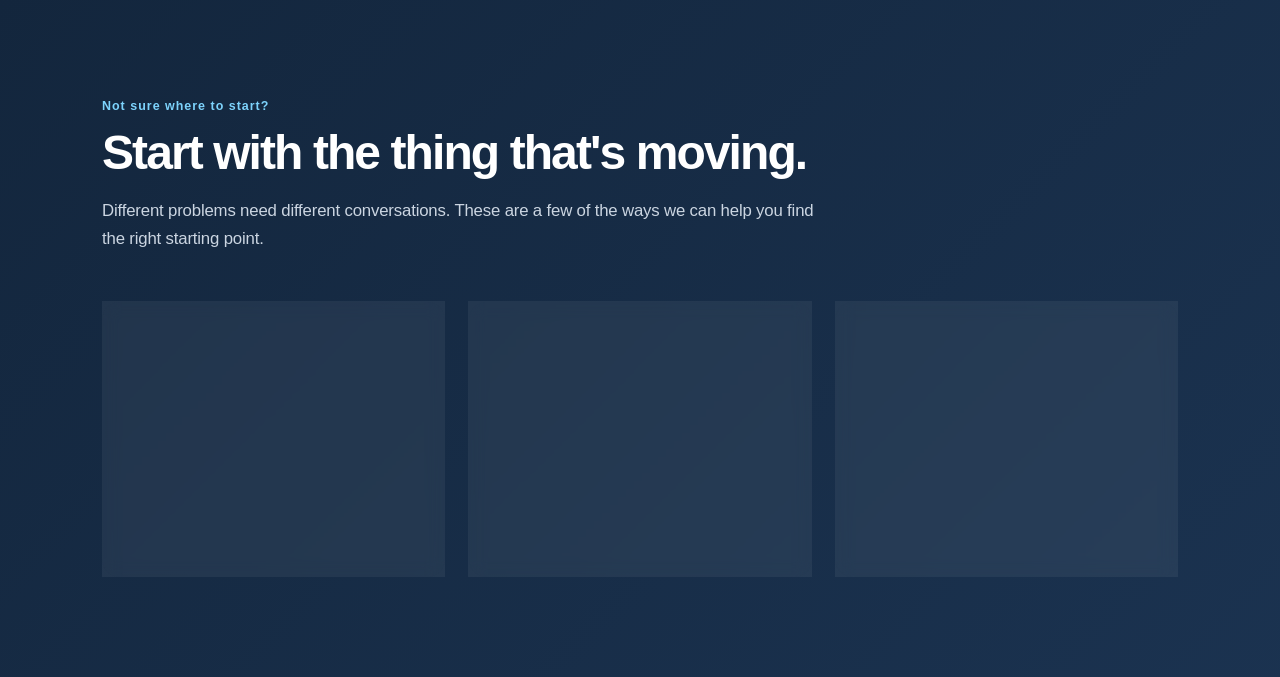
<file: contact.html>
<!DOCTYPE html>
<html lang="en">
<head>
    <meta charset="UTF-8">
    <meta name="viewport" content="width=device-width, initial-scale=1.0">

    <title>Contact | Eightplus Media</title>

    <meta
        name="description"
        content="Tell us what you're trying to solve. Strategic communications, crisis management, executive training, media inquiries, and workshops."
    >

    <meta name="theme-color" content="#071b33">

    <!-- Shared site styles (colours, buttons, containers, grids, navbar, footer) -->
    <link rel="stylesheet" href="./style.css">

    <!-- CONTACT PAGE STYLES: only what is unique to this page -->
    <style>
        /* =========================================================
           HERO (uses the shared .hero from style.css)
        ========================================================= */

        .contact-hero {
            background:
                linear-gradient(
                    90deg,
                    rgba(7, 27, 51, 0.96) 0%,
                    rgba(7, 27, 51, 0.88) 42%,
                    rgba(7, 27, 51, 0.58) 100%
                ),
                url('Contact.jpg')
                center / cover no-repeat;
        }

        .contact-hero .hero-lead {
            margin-bottom: 0;
        }

        /* =========================================================
           SECTION INTROS
        ========================================================= */

        .section-intro {
            max-width: 720px;
            margin-bottom: 48px;
        }

        .section-copy {
            margin: 0;
            color: var(--text-muted);
            font-size: 1.05rem;
            line-height: 1.7;
        }

        /* =========================================================
           CONTACT DESK
        ========================================================= */

        .desk-layout {
            display: grid;
            grid-template-columns: minmax(260px, 0.72fr) minmax(0, 1.28fr);
            gap: 70px;
            align-items: start;
        }

        .desk-intro {
            position: sticky;
            top: calc(var(--nav-height) + 30px);
        }

        .desk-intro .section-intro {
            margin-bottom: 28px;
        }

        .desk-note {
            padding: 20px 22px;
            background: var(--soft-blue);
            border-left: 3px solid var(--primary);
            border-radius: 0 var(--radius-md) var(--radius-md) 0;
            color: var(--text-muted);
            font-size: 0.94rem;
            line-height: 1.65;
        }

        .desk-form {
            width: 100%;
            min-width: 0;
        }

        .form-group {
            margin-bottom: 28px;
        }

        .form-label {
            display: block;
            margin-bottom: 9px;
            color: var(--text-dark);
            font-size: 0.95rem;
            font-weight: 650;
        }

        .form-help {
            margin: -2px 0 14px;
            color: var(--text-muted);
            font-size: 0.88rem;
        }

        /* =========================================================
           ENQUIRY SELECTOR
        ========================================================= */

        .enquiry-options {
            display: grid;
            grid-template-columns: repeat(2, minmax(0, 1fr));
            gap: 12px;
        }

        .enquiry-option {
            position: relative;
        }

        .enquiry-option input {
            position: absolute;
            opacity: 0;
            pointer-events: none;
        }

        .enquiry-option label {
            display: flex;
            align-items: center;
            min-height: 54px;
            padding: 13px 16px;
            background: #ffffff;
            border: 1px solid var(--card-border);
            border-radius: var(--radius-md);
            color: var(--text-primary);
            font-size: 0.94rem;
            line-height: 1.35;
            cursor: pointer;
            transition: border-color 0.2s ease, background 0.2s ease,
                        color 0.2s ease, transform 0.2s ease;
        }

        .enquiry-option label:hover {
            border-color: var(--primary);
            transform: translateY(-1px);
        }

        .enquiry-option input:checked + label {
            background: var(--soft-blue);
            border-color: var(--primary);
            color: var(--text-dark);
            font-weight: 600;
        }

        .enquiry-option input:focus-visible + label {
            outline: 2px solid var(--primary);
            outline-offset: 2px;
        }

        /* =========================================================
           FORM FIELDS
        ========================================================= */

        .field-grid {
            display: grid;
            grid-template-columns: repeat(2, minmax(0, 1fr));
            gap: 20px;
        }

        .field {
            margin-bottom: 20px;
        }

        .field.full {
            grid-column: 1 / -1;
        }

        .field label {
            display: block;
            margin-bottom: 8px;
            color: var(--text-dark);
            font-size: 0.9rem;
            font-weight: 600;
        }

        .field input,
        .field select,
        .field textarea {
            width: 100%;
            padding: 14px 16px;
            background: #ffffff;
            border: 1px solid #cbd5e1;
            border-radius: 8px;
            color: var(--text-dark);
            font-size: 0.95rem;
            outline: none;
            transition: border-color 0.25s ease, box-shadow 0.25s ease;
        }

        .field input,
        .field select {
            min-height: 50px;
        }

        .field textarea {
            min-height: 150px;
            resize: vertical;
            line-height: 1.6;
        }

        .field input::placeholder,
        .field textarea::placeholder {
            color: #94a3b8;
        }

        .field input:focus,
        .field select:focus,
        .field textarea:focus {
            border-color: var(--primary);
            box-shadow: 0 0 0 3px rgba(2, 132, 199, 0.14);
        }

        /* =========================================================
           FORM ACTION
        ========================================================= */

        .form-action {
            display: flex;
            align-items: center;
            justify-content: space-between;
            gap: 20px;
            margin-top: 10px;
        }

        .form-privacy {
            max-width: 430px;
            margin: 0;
            color: var(--text-muted);
            font-size: 0.82rem;
            line-height: 1.55;
        }

        /* =========================================================
           MEDIA DESK
        ========================================================= */

        .media-desk {
            display: grid;
            grid-template-columns: 0.9fr 1.1fr;
            gap: 70px;
            align-items: center;
        }

        .media-desk .section-intro {
            margin-bottom: 0;
        }

        .media-card {
            padding: 42px;
            background: var(--dark-navy);
            border-radius: 20px;
            box-shadow: 0 25px 60px -25px rgba(7, 27, 51, 0.45);
            color: #ffffff;
        }

        .media-card h3 {
            margin: 0 0 14px;
            color: #ffffff;
            font-size: 1.65rem;
            font-weight: 600;
            line-height: 1.15;
            letter-spacing: -0.025em;
        }

        .media-card p {
            margin: 0;
            color: #cbd5e1;
            line-height: 1.7;
        }

        .media-card .media-icon {
            width: 46px;
            height: 46px;
            display: flex;
            align-items: center;
            justify-content: center;
            margin-bottom: 24px;
            border: 1px solid rgba(125, 211, 252, 0.3);
            border-radius: 50%;
            color: var(--accent-blue);
            font-size: 1.15rem;
        }

        .media-form {
            margin-top: 28px;
        }

        .media-form .field label {
            color: #ffffff;
        }

        .media-form .field input {
            background: #0f172a;
            border-color: #334155;
            color: #ffffff;
        }

        .media-form .field input::placeholder {
            color: #64748b;
        }

        .media-form .field input:focus {
            border-color: var(--accent-blue);
            box-shadow: 0 0 0 3px rgba(125, 211, 252, 0.14);
        }

        /* White button on the dark card */
        .media-form .btn {
            background: #ffffff;
            border-color: #ffffff;
            color: var(--dark-navy);
        }

        .media-form .btn:hover {
            background: var(--soft-blue);
            border-color: var(--soft-blue);
            color: var(--dark-navy);
        }

        /* =========================================================
           DIRECT CONTACT
        ========================================================= */

        .direct-contact {
            display: grid;
            grid-template-columns: 0.85fr 1.15fr;
            gap: 70px;
            align-items: start;
        }

        .direct-contact .section-intro {
            margin-bottom: 0;
        }

        .contact-details {
            display: grid;
            gap: 1px;
            overflow: hidden;
            background: var(--card-border);
            border: 1px solid var(--card-border);
            border-radius: var(--radius-lg);
        }

        .contact-detail {
            padding: 24px 26px;
            background: #ffffff;
        }

        .contact-detail-label {
            display: block;
            margin-bottom: 6px;
            color: var(--text-muted);
            font-size: 0.8rem;
            font-weight: 600;
            letter-spacing: 0.04em;
        }

        .contact-detail a {
            color: var(--text-dark);
            font-size: 1.02rem;
            font-weight: 500;
            overflow-wrap: anywhere;
        }

        .contact-detail a:hover {
            color: var(--primary);
        }

        .contact-message {
            padding-top: 24px;
        }

        .contact-message p {
            margin: 0 0 18px;
            color: var(--text-muted);
            line-height: 1.75;
        }

        /* =========================================================
           SELF ROUTING (cards use the shared .card)
        ========================================================= */

        .routing-card {
            min-height: 200px;
        }

        .routing-card-number {
            width: 46px;
            height: 46px;
            display: flex;
            align-items: center;
            justify-content: center;
            margin-bottom: 22px;
            border-radius: 50%;
            background: var(--soft-blue);
            color: var(--primary);
            font-size: 0.95rem;
            font-weight: 700;
        }

        /* =========================================================
           SELF ROUTING: dark banner section
        ========================================================= */

        .routing-section {
            background:
                linear-gradient(
                    135deg,
                    rgba(7, 27, 51, 0.95) 0%,
                    rgba(15, 40, 71, 0.95) 100%
                ),
                url('https://images.unsplash.com/photo-1517245386807-bb43f82c33c4?auto=format&fit=crop&w=1920&q=80')
                center / cover no-repeat;
            color: #ffffff;
        }

        .routing-section .section-tag {
            color: var(--accent-blue);
        }

        .routing-section .section-title {
            color: #ffffff;
        }

        .routing-section .section-copy {
            color: #cbd5e1;
        }

        .routing-section .card {
            background: rgba(255, 255, 255, 0.06);
            border-color: rgba(255, 255, 255, 0.14);
            box-shadow: none;
            -webkit-backdrop-filter: blur(8px);
            backdrop-filter: blur(8px);
        }

        .routing-section .card:hover {
            background: rgba(255, 255, 255, 0.1);
            border-color: var(--accent-blue);
            box-shadow: 0 25px 45px -20px rgba(0, 0, 0, 0.5);
        }

        .routing-section .card h3 {
            color: #ffffff;
        }

        .routing-section .card p {
            color: #cbd5e1;
        }

        .routing-section .routing-card-number {
            background: rgba(125, 211, 252, 0.12);
            color: var(--accent-blue);
        }

        /* =========================================================
           TABLET
        ========================================================= */

        /* Keep the three routing cards in one row down to 769px
           (the shared .grid-3 drops to 2 columns at 992px) */
        @media (min-width: 769px) and (max-width: 992px) {
            .routing-grid {
                grid-template-columns: repeat(3, minmax(0, 1fr));
            }
        }

        @media (max-width: 900px) {
            .desk-layout,
            .media-desk,
            .direct-contact {
                grid-template-columns: 1fr;
                gap: 42px;
            }

            .desk-intro {
                position: static;
            }
        }

        /* =========================================================
           MOBILE
        ========================================================= */

        @media (max-width: 700px) {
            .contact-hero {
                background:
                    linear-gradient(
                        180deg,
                        rgba(7, 27, 51, 0.84) 0%,
                        rgba(7, 27, 51, 0.94) 100%
                    ),
                    url('Contact.jpg')
                    center / cover no-repeat;
            }

            .section-intro {
                margin-bottom: 34px;
            }

            .enquiry-options {
                grid-template-columns: 1fr;
            }

            .enquiry-option label {
                min-height: 50px;
            }

            .field-grid {
                grid-template-columns: 1fr;
                gap: 0;
            }

            .field.full {
                grid-column: auto;
            }

            .form-action {
                align-items: stretch;
                flex-direction: column;
            }

            .form-privacy {
                max-width: none;
                order: 2;
            }

            .form-action .btn {
                width: 100%;
                order: 1;
            }

            .media-card {
                padding: 28px 22px;
            }

            .contact-detail {
                padding: 20px;
            }

            .routing-card {
                min-height: auto;
            }
        }

        @media (max-width: 400px) {
            .media-card {
                padding: 24px 20px;
            }
        }
    </style>
</head>

<body>

    <!-- =========================================================
         NAVIGATION
    ========================================================= -->

    <div id="navbar-placeholder"></div>


    <main>

        <!-- =====================================================
             1. HERO
        ===================================================== -->

        <section class="hero contact-hero">
            <div class="container">

                <span class="hero-badge">
                    Eightplus Contact Desk
                </span>

                <h1 class="hero-title">
                    Let's talk.
                </h1>

                <p class="hero-lead">
                    Tell us what you're trying to solve. Good work usually
                    starts with a good conversation. Tell us what you're
                    working on, what you're navigating, or what you'd like
                    to build.
                </p>

            </div>
        </section>


        <!-- =====================================================
             2. CONTACT DESK
        ===================================================== -->

        <section class="page-section contact-section">
            <div class="container">

                <div class="desk-layout">

                    <div class="desk-intro">

                        <div class="section-intro">

                            <span class="section-tag">
                                Start here
                            </span>

                            <h2 class="section-title">
                                What are you trying to move?
                            </h2>

                            <p class="section-copy">
                                Choose the area closest to what you need.
                                You don't need to have everything figured
                                out before you reach out.
                            </p>

                        </div>

                        <div class="desk-note">
                            If you're not sure where your enquiry fits,
                            choose "Something else" and tell us what is
                            happening. We'll route it from there.
                        </div>

                    </div>


                    <div class="desk-form">

                        <form
                            id="contactForm"
                            action="#"
                            method="POST"
                        >

                            <div class="form-group">

                                <label class="form-label">
                                    What can we help with?
                                </label>

                                <p class="form-help">
                                    Select the option that comes closest.
                                </p>

                                <div class="enquiry-options">

                                    <div class="enquiry-option">
                                        <input
                                            type="radio"
                                            id="work"
                                            name="enquiry"
                                            value="Work"
                                        >
                                        <label for="work">
                                            Strategic communications
                                        </label>
                                    </div>

                                    <div class="enquiry-option">
                                        <input
                                            type="radio"
                                            id="challenge"
                                            name="enquiry"
                                            value="Challenge"
                                        >
                                        <label for="challenge">
                                            A communications challenge
                                        </label>
                                    </div>

                                    <div class="enquiry-option">
                                        <input
                                            type="radio"
                                            id="crisis"
                                            name="enquiry"
                                            value="Crisis"
                                        >
                                        <label for="crisis">
                                            Crisis or issues management
                                        </label>
                                    </div>

                                    <div class="enquiry-option">
                                        <input
                                            type="radio"
                                            id="training"
                                            name="enquiry"
                                            value="Training"
                                        >
                                        <label for="training">
                                            Executive or media training
                                        </label>
                                    </div>

                                    <div class="enquiry-option">
                                        <input
                                            type="radio"
                                            id="workshop"
                                            name="enquiry"
                                            value="Workshop"
                                        >
                                        <label for="workshop">
                                            Workshop or facilitation
                                        </label>
                                    </div>

                                    <div class="enquiry-option">
                                        <input
                                            type="radio"
                                            id="academy"
                                            name="enquiry"
                                            value="Academy"
                                        >
                                        <label for="academy">
                                            Eightplus Academy
                                        </label>
                                    </div>

                                    <div class="enquiry-option">
                                        <input
                                            type="radio"
                                            id="media"
                                            name="enquiry"
                                            value="Media"
                                        >
                                        <label for="media">
                                            Media or press enquiry
                                        </label>
                                    </div>

                                    <div class="enquiry-option">
                                        <input
                                            type="radio"
                                            id="journalist"
                                            name="enquiry"
                                            value="Journalist"
                                        >
                                        <label for="journalist">
                                            Journalist request
                                        </label>
                                    </div>

                                    <div class="enquiry-option">
                                        <input
                                            type="radio"
                                            id="takeover"
                                            name="enquiry"
                                            value="Takeover"
                                        >
                                        <label for="takeover">
                                            Communications takeover
                                        </label>
                                    </div>

                                    <div class="enquiry-option">
                                        <input
                                            type="radio"
                                            id="partnership"
                                            name="enquiry"
                                            value="Partnership"
                                        >
                                        <label for="partnership">
                                            Partnership or collaboration
                                        </label>
                                    </div>

                                    <div class="enquiry-option">
                                        <input
                                            type="radio"
                                            id="other"
                                            name="enquiry"
                                            value="Other"
                                        >
                                        <label for="other">
                                            Something else
                                        </label>
                                    </div>

                                </div>
                            </div>


                            <div class="field-grid">

                                <div class="field">
                                    <label for="name">
                                        Name
                                    </label>

                                    <input
                                        type="text"
                                        id="name"
                                        name="name"
                                        placeholder="Your name"
                                        autocomplete="name"
                                        required
                                    >
                                </div>


                                <div class="field">
                                    <label for="organisation">
                                        Organisation
                                    </label>

                                    <input
                                        type="text"
                                        id="organisation"
                                        name="organisation"
                                        placeholder="Organisation or company"
                                        autocomplete="organization"
                                    >
                                </div>


                                <div class="field">
                                    <label for="email">
                                        Email
                                    </label>

                                    <input
                                        type="email"
                                        id="email"
                                        name="email"
                                        placeholder="you@example.com"
                                        autocomplete="email"
                                        required
                                    >
                                </div>


                                <div class="field">
                                    <label for="phone">
                                        Phone
                                    </label>

                                    <input
                                        type="tel"
                                        id="phone"
                                        name="phone"
                                        placeholder="+260..."
                                        autocomplete="tel"
                                    >
                                </div>


                                <div class="field full">
                                    <label for="message">
                                        Tell us a little more
                                    </label>

                                    <textarea
                                        id="message"
                                        name="message"
                                        placeholder="What are you working on, navigating or trying to solve?"
                                        required
                                    ></textarea>
                                </div>

                            </div>


                            <div class="form-action">

                                <p class="form-privacy">
                                    We only use the information you provide
                                    to respond to your enquiry and understand
                                    what you need.
                                </p>

                                <button
                                    type="submit"
                                    class="btn btn-primary submit-button"
                                >
                                    Send enquiry
                                </button>

                            </div>

                        </form>

                    </div>

                </div>

            </div>
        </section>


        <!-- =====================================================
             3. MEDIA DESK
        ===================================================== -->

        <section class="page-section section-alt contact-section">
            <div class="container">

                <div class="media-desk">

                    <div class="section-intro">

                        <span class="section-tag">
                            Media desk
                        </span>

                        <h2 class="section-title">
                            Need a source, comment or expert voice?
                        </h2>

                        <p class="section-copy">
                            Journalists and media professionals can reach
                            the Eightplus media desk directly. Join the
                            media database to receive relevant updates,
                            commentary and opportunities.
                        </p>

                    </div>


                    <div class="media-card">

                        <div class="media-icon">
                            ✦
                        </div>

                        <h3>
                            Join the Eightplus media desk
                        </h3>

                        <p>
                            Share your details and the kinds of stories,
                            sectors or subjects you cover.
                        </p>


                        <form
                            id="mediaForm"
                            class="media-form"
                            action="#"
                            method="POST"
                        >

                            <div class="field">
                                <label for="media-email">
                                    Email address
                                </label>

                                <input
                                    type="email"
                                    id="media-email"
                                    name="media_email"
                                    placeholder="you@example.com"
                                    autocomplete="email"
                                    required
                                >
                            </div>

                            <button
                                type="submit"
                                class="btn btn-primary submit-button"
                            >
                                Join the media desk
                            </button>

                        </form>

                    </div>

                </div>

            </div>
        </section>


        <!-- =====================================================
             4. DIRECT CONTACT
        ===================================================== -->

        <section class="page-section contact-section">
            <div class="container">

                <div class="direct-contact">

                    <div class="section-intro">

                        <span class="section-tag">
                            Direct contact
                        </span>

                        <h2 class="section-title">
                            Prefer to reach us directly?
                        </h2>

                        <p class="section-copy">
                            You can also contact the Eightplus team directly.
                            For project enquiries, the contact form above
                            helps us route your request to the right place.
                        </p>

                    </div>


                    <div>

                        <div class="contact-details">

                            <div class="contact-detail">

                                <span class="contact-detail-label">
                                    Strategic communications
                                </span>

                                <a href="mailto:ndulwa@8plusmedia.com">
                                    ndulwa@8plusmedia.com
                                </a>

                            </div>


                            <div class="contact-detail">

                                <span class="contact-detail-label">
                                    General enquiries
                                </span>

                                <a href="mailto:hello@8plusmedia.com">
                                    hello@8plusmedia.com
                                </a>

                            </div>


                            <div class="contact-detail">

                                <span class="contact-detail-label">
                                    Phone
                                </span>

                                <a href="tel:+260965860420">
                                    +260 965 860 420
                                </a>

                            </div>

                        </div>


                        <div class="contact-message">

                            <p>
                                For a quick conversation, you can also reach
                                us on WhatsApp.
                            </p>

                            <a
                                class="btn btn-secondary whatsapp-link"
                                href="https://wa.me/260965860420"
                                target="_blank"
                                rel="noopener noreferrer"
                            >
                                Message us on WhatsApp
                            </a>

                        </div>

                    </div>

                </div>

            </div>
        </section>


        <!-- =====================================================
             5. SELF ROUTING
        ===================================================== -->

        <section class="page-section routing-section contact-section">
            <div class="container">

                <div class="section-intro">

                    <span class="section-tag">
                        Not sure where to start?
                    </span>

                    <h2 class="section-title">
                        Start with the thing that's moving.
                    </h2>

                    <p class="section-copy">
                        Different problems need different conversations.
                        These are a few of the ways we can help you find
                        the right starting point.
                    </p>

                </div>


                <div class="routing-grid grid-3">

                    <a
                        href="#contactForm"
                        class="routing-card card"
                    >
                        <span class="routing-card-number">
                            01
                        </span>

                        <h3>
                            Something needs to change
                        </h3>

                        <p>
                            You're navigating a communications, reputation
                            or stakeholder challenge.
                        </p>
                    </a>


                    <a
                        href="#contactForm"
                        class="routing-card card"
                    >
                        <span class="routing-card-number">
                            02
                        </span>

                        <h3>
                            Something is about to change
                        </h3>

                        <p>
                            You're preparing for growth, transition,
                            uncertainty, scrutiny or a significant moment.
                        </p>
                    </a>


                    <a
                        href="#contactForm"
                        class="routing-card card"
                    >
                        <span class="routing-card-number">
                            03
                        </span>

                        <h3>
                            Something needs to be built
                        </h3>

                        <p>
                            You need a strategy, system, campaign, capability
                            or clearer way of communicating.
                        </p>
                    </a>

                </div>

            </div>
        </section>

    </main>


    <!-- =========================================================
         SCRIPTS
    ========================================================= -->

    <script src="./navbar.js" defer></script>
    <script src="./contact.js" defer></script>

</body>
</html>
</file>
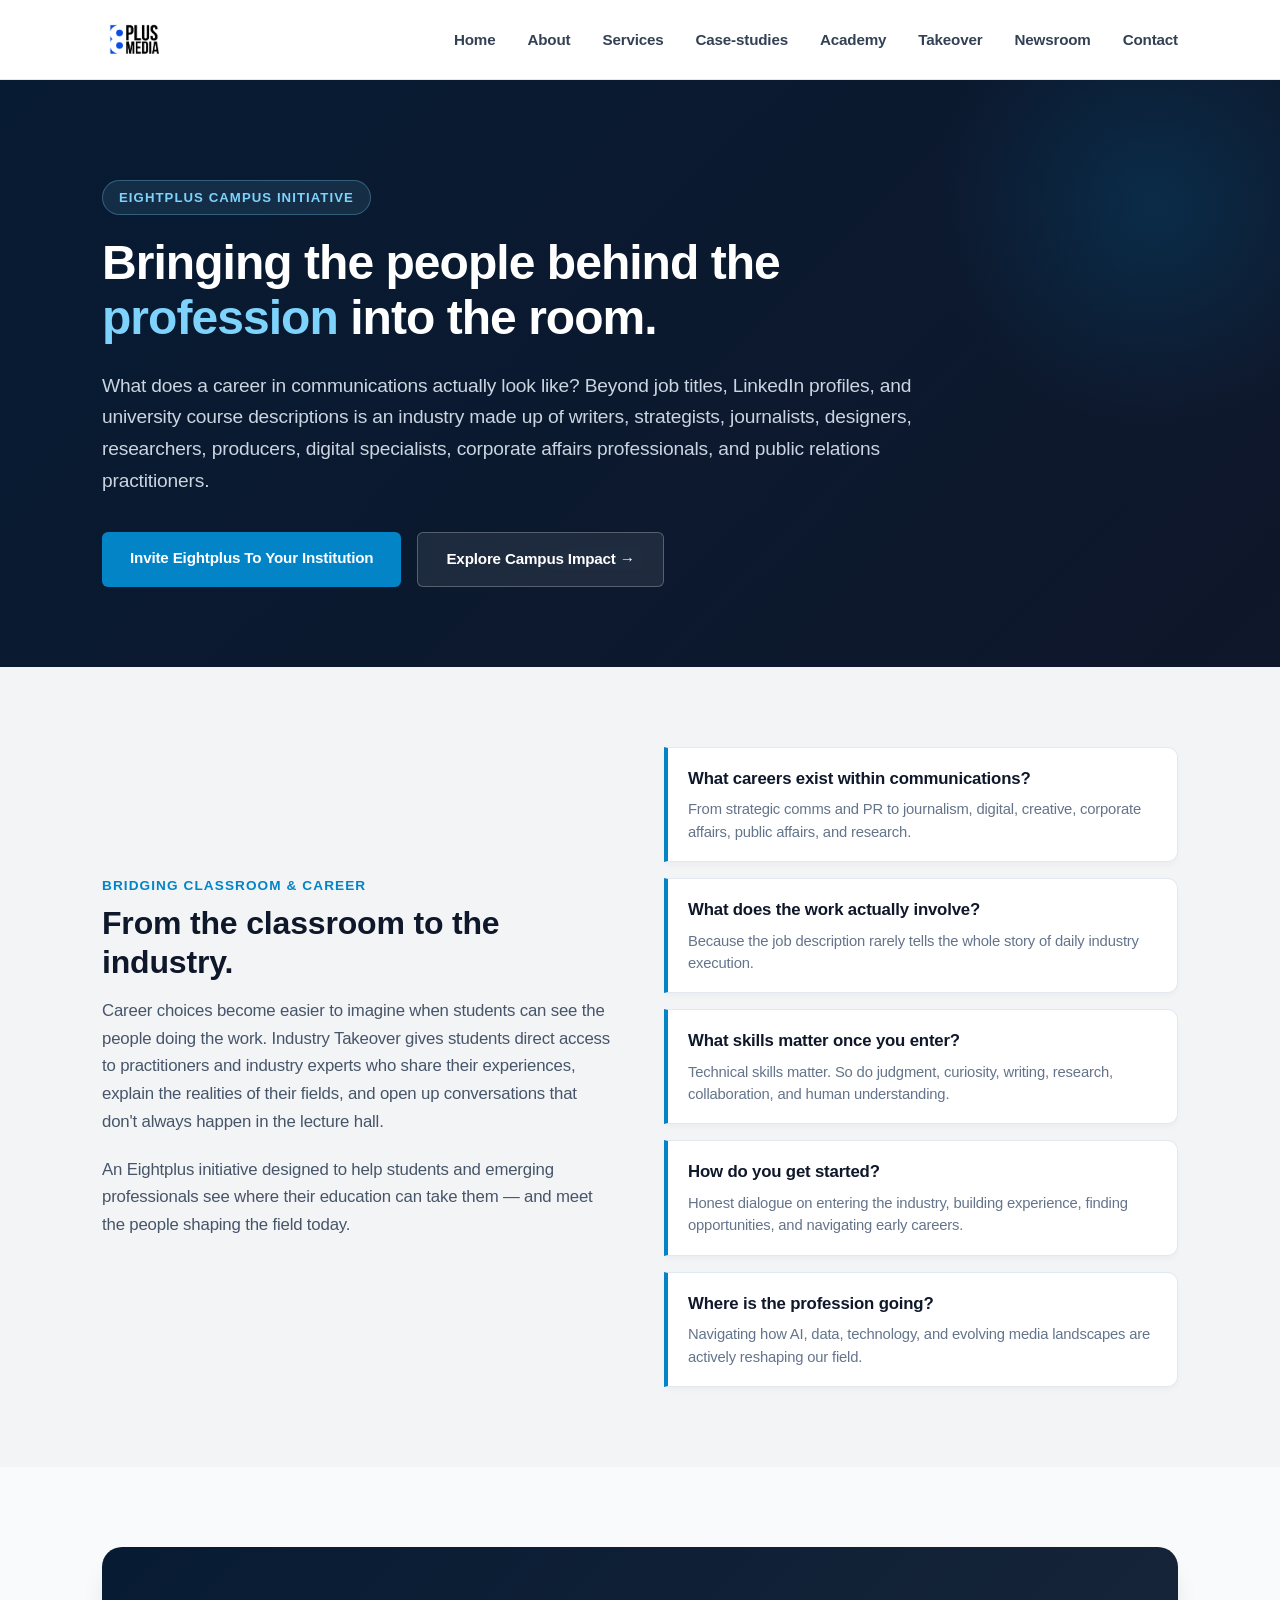
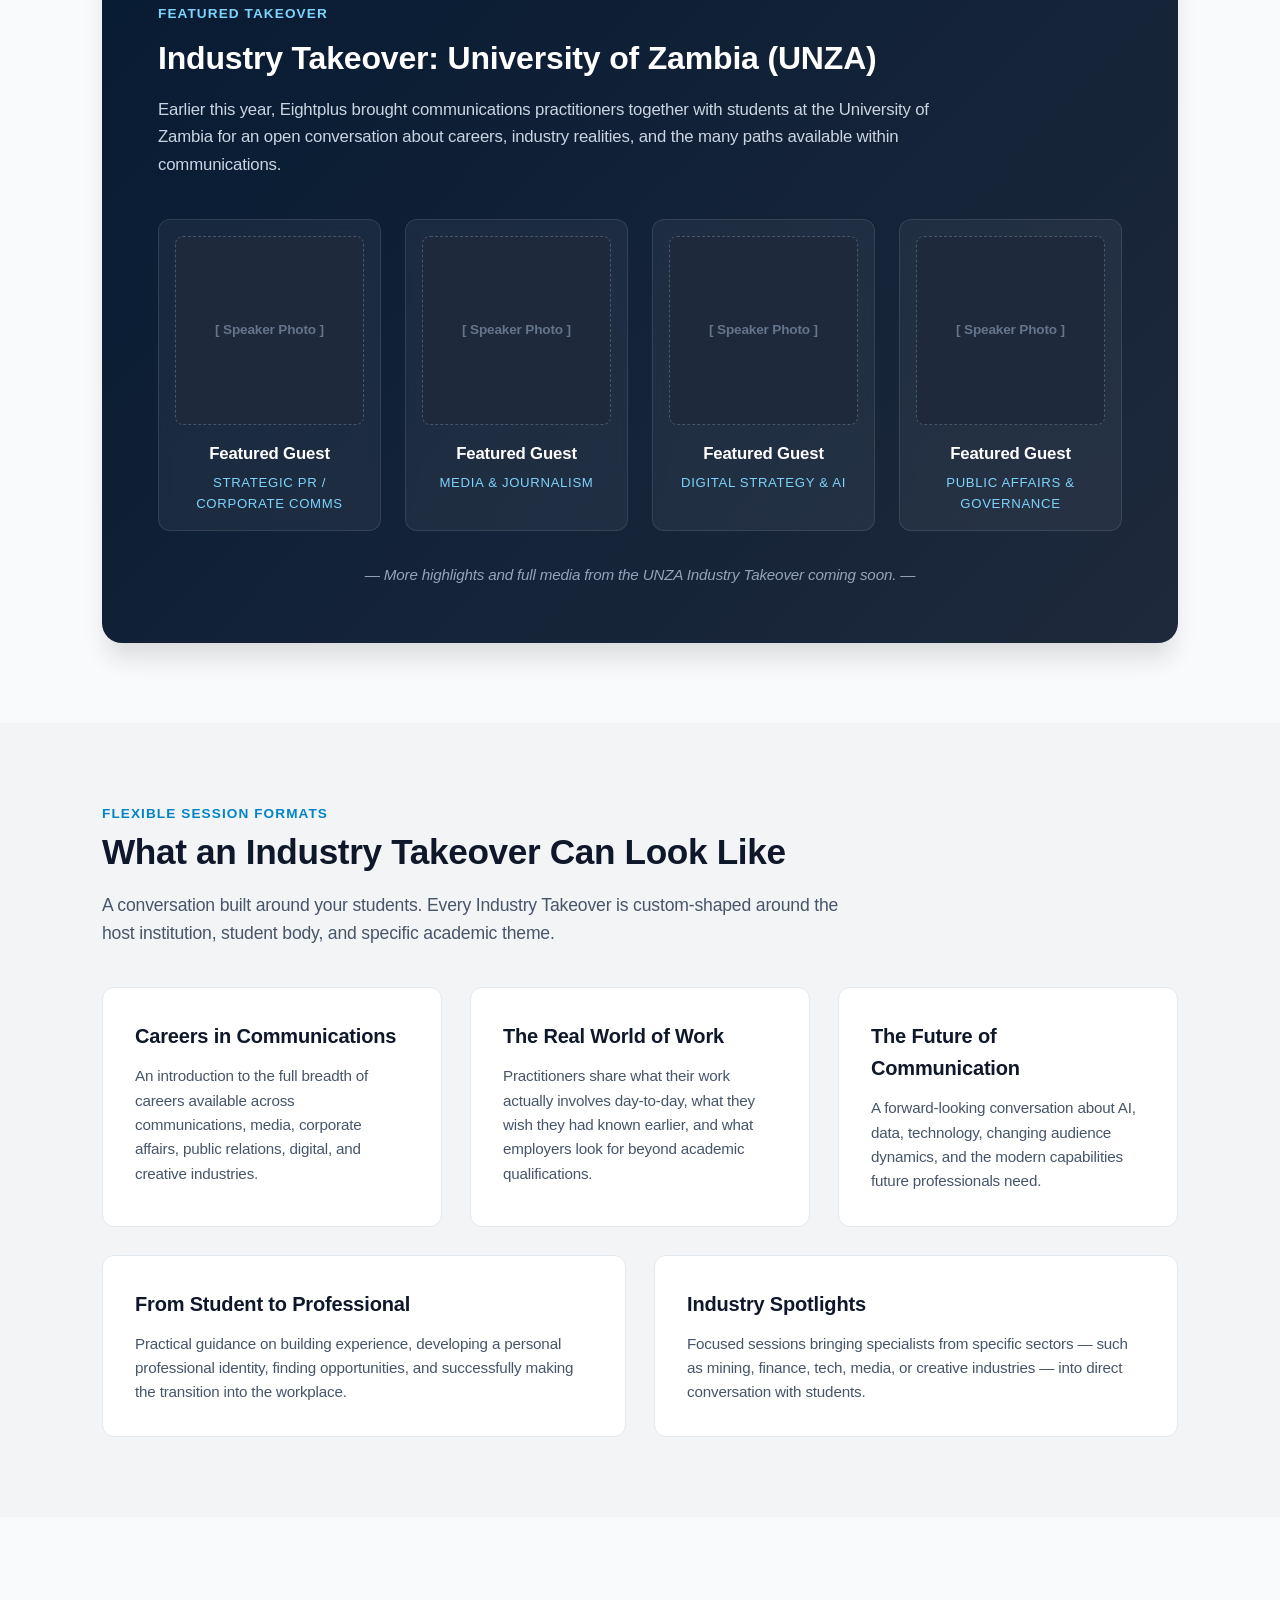
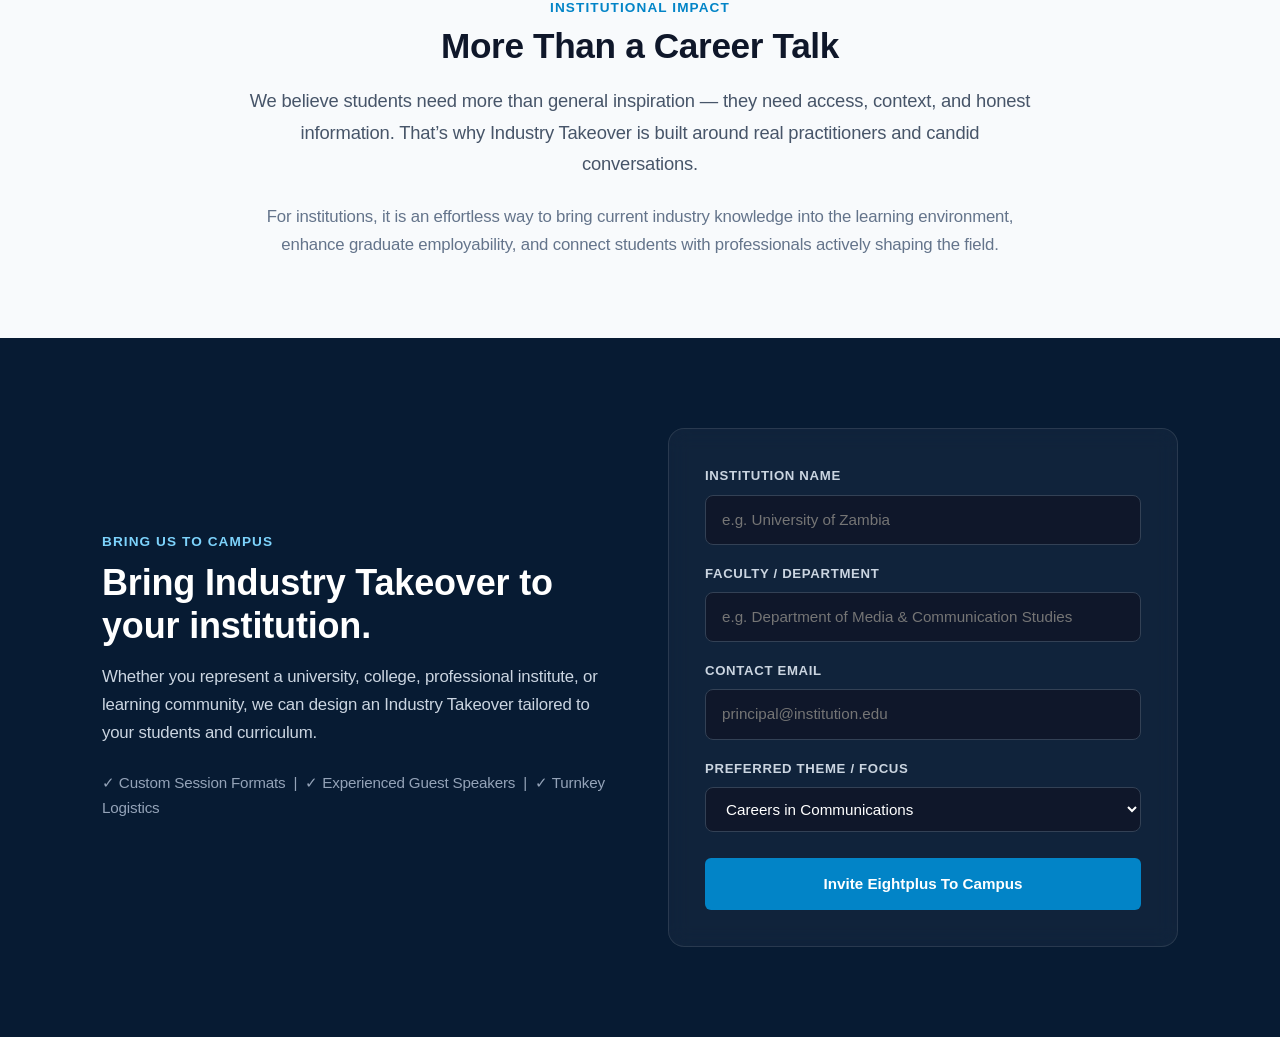
<file: industry-takeover.html>
<!DOCTYPE html>
<html lang="en">
<head>
    <meta charset="UTF-8">
    <meta name="viewport" content="width=device-width, initial-scale=1.0">
    <title>Industry Takeover | Eightplus Media</title>
    <meta name="description" content="Bringing the people behind the profession into the room. Bridging classroom theory and real-world communications practice.">
    <link rel="stylesheet" href="./style.css">

    <!-- CUSTOM INDUSTRY TAKEOVER STYLES -->
    <style>
        /* Hero Section */
        .takeover-hero {
            padding: 100px 0 80px;
            background: linear-gradient(135deg, #071b33 0%, #0f172a 100%);
            color: #ffffff;
            position: relative;
            overflow: hidden;
        }

        .takeover-hero::before {
            content: '';
            position: absolute;
            top: -100px;
            right: -100px;
            width: 450px;
            height: 450px;
            background: radial-gradient(circle, rgba(2, 132, 199, 0.18) 0%, rgba(7, 27, 51, 0) 70%);
            pointer-events: none;
        }

        .hero-badge {
            display: inline-block;
            background: rgba(125, 211, 252, 0.1);
            border: 1px solid rgba(125, 211, 252, 0.3);
            color: #7dd3fc;
            padding: 6px 16px;
            border-radius: 30px;
            font-size: 0.825rem;
            font-weight: 700;
            letter-spacing: 0.08em;
            text-transform: uppercase;
            margin-bottom: 20px;
        }

        .hero-title {
            font-size: 3rem;
            font-weight: 800;
            line-height: 1.15;
            letter-spacing: -0.02em;
            margin-bottom: 24px;
        }

        .hero-title span {
            color: #7dd3fc;
        }

        .hero-lead {
            font-size: 1.2rem;
            line-height: 1.65;
            color: #cbd5e1;
            max-width: 820px;
            margin-bottom: 36px;
        }

        .hero-actions {
            display: flex;
            gap: 16px;
            flex-wrap: wrap;
        }

        /* Generic Section Headers */
        .page-section {
            padding: 80px 0;
        }

        .section-alt {
            background-color: #f8fafc;
        }

        .section-tag {
            font-size: 0.85rem;
            font-weight: 700;
            text-transform: uppercase;
            letter-spacing: 0.08em;
            color: #0284c7;
            margin-bottom: 8px;
            display: block;
        }

        .section-title {
            font-size: 2.2rem;
            font-weight: 800;
            color: #0f172a;
            letter-spacing: -0.01em;
            margin-bottom: 20px;
        }

        .section-desc {
            font-size: 1.1rem;
            color: #475569;
            max-width: 760px;
            line-height: 1.6;
            margin-bottom: 40px;
        }

        /* 2-Column Classroom Split */
        .split-container {
            display: grid;
            grid-template-columns: 1fr 1fr;
            gap: 48px;
            align-items: center;
        }

        .split-text h2 {
            font-size: 2rem;
            font-weight: 800;
            color: #0f172a;
            margin-bottom: 16px;
            line-height: 1.2;
        }

        .split-text p {
            font-size: 1.05rem;
            color: #475569;
            line-height: 1.65;
            margin-bottom: 20px;
        }

        .questions-list {
            list-style: none;
            padding: 0;
            margin: 0;
            display: flex;
            flex-direction: column;
            gap: 16px;
        }

        .question-item {
            background: #ffffff;
            border: 1px solid #e2e8f0;
            border-left: 4px solid #0284c7;
            padding: 18px 20px;
            border-radius: 0 10px 10px 0;
            box-shadow: 0 4px 6px -1px rgba(0, 0, 0, 0.03);
            transition: transform 0.25s ease, box-shadow 0.25s ease;
        }

        .question-item:hover {
            transform: translateX(6px);
            box-shadow: 0 10px 15px -3px rgba(0, 0, 0, 0.06);
        }

        .question-item h4 {
            font-size: 1.05rem;
            font-weight: 700;
            color: #0f172a;
            margin: 0 0 6px 0;
        }

        .question-item p {
            font-size: 0.925rem;
            color: #64748b;
            margin: 0;
            line-height: 1.5;
        }

        /* UNZA Spotlight Showcase */
        .spotlight-box {
            background: linear-gradient(135deg, #071b33 0%, #1e293b 100%);
            border-radius: 20px;
            padding: 56px;
            color: #ffffff;
            box-shadow: 0 20px 25px -5px rgba(0, 0, 0, 0.12);
        }

        .spotlight-header {
            max-width: 800px;
            margin-bottom: 40px;
        }

        .spotlight-header h2 {
            font-size: 2rem;
            font-weight: 800;
            color: #ffffff;
            margin-bottom: 12px;
        }

        .spotlight-header p {
            color: #cbd5e1;
            font-size: 1.05rem;
            line-height: 1.65;
            margin: 0;
        }

        /* Speaker Cards Grid */
        .speaker-grid {
            display: grid;
            grid-template-columns: repeat(4, 1fr);
            gap: 24px;
            margin-bottom: 32px;
        }

        .speaker-card {
            background: rgba(255, 255, 255, 0.05);
            border: 1px solid rgba(255, 255, 255, 0.1);
            border-radius: 12px;
            padding: 16px;
            text-align: center;
            backdrop-filter: blur(6px);
            transition: transform 0.3s ease;
        }

        .speaker-card:hover {
            transform: translateY(-5px);
            background: rgba(255, 255, 255, 0.08);
            border-color: #7dd3fc;
        }

        .speaker-photo {
            width: 100%;
            aspect-ratio: 1 / 1;
            background: #1e293b;
            border-radius: 8px;
            margin-bottom: 16px;
            display: flex;
            align-items: center;
            justify-content: center;
            color: #64748b;
            font-size: 0.85rem;
            font-weight: 600;
            border: 1px dashed #475569;
        }

        .speaker-name {
            font-size: 1.05rem;
            font-weight: 700;
            color: #ffffff;
            margin-bottom: 4px;
        }

        .speaker-role {
            font-size: 0.825rem;
            color: #7dd3fc;
            text-transform: uppercase;
            letter-spacing: 0.05em;
            margin: 0;
        }

        .spotlight-footer {
            text-align: center;
            color: #94a3b8;
            font-size: 0.95rem;
            font-style: italic;
        }

        /* Formats / Offerings Grid */
        .grid {
            display: grid;
            gap: 28px;
        }

        .grid-3 { grid-template-columns: repeat(3, 1fr); }
        .grid-2 { grid-template-columns: repeat(2, 1fr); }

        .format-card {
            background: #ffffff;
            border: 1px solid #e2e8f0;
            border-radius: 12px;
            padding: 32px;
            position: relative;
            transition: all 0.3s cubic-bezier(0.16, 1, 0.3, 1);
        }

        .format-card::before {
            content: '';
            position: absolute;
            top: 0;
            left: 0;
            width: 0%;
            height: 4px;
            background: #0284c7;
            transition: width 0.3s ease;
            border-radius: 12px 12px 0 0;
        }

        .format-card:hover {
            transform: translateY(-6px);
            box-shadow: 0 15px 30px -10px rgba(15, 23, 42, 0.08);
            border-color: #cbd5e1;
        }

        .format-card:hover::before {
            width: 100%;
        }

        .format-card h3 {
            font-size: 1.25rem;
            font-weight: 700;
            color: #0f172a;
            margin-bottom: 12px;
        }

        .format-card p {
            font-size: 0.95rem;
            color: #475569;
            line-height: 1.6;
            margin: 0;
        }

        /* Principal Invitation Booking Section */
        .invite-section {
            background: #071b33;
            color: #ffffff;
            padding: 90px 0;
        }

        .invite-box {
            display: grid;
            grid-template-columns: 1fr 1fr;
            gap: 56px;
            align-items: center;
        }

        .invite-text h2 {
            font-size: 2.25rem;
            font-weight: 800;
            color: #ffffff;
            margin-bottom: 16px;
            line-height: 1.2;
        }

        .invite-text p {
            font-size: 1.05rem;
            color: #cbd5e1;
            line-height: 1.65;
            margin-bottom: 24px;
        }

        .invite-form {
            background: rgba(255, 255, 255, 0.04);
            border: 1px solid rgba(255, 255, 255, 0.1);
            padding: 36px;
            border-radius: 16px;
            backdrop-filter: blur(10px);
        }

        .form-group {
            margin-bottom: 18px;
        }

        .form-group label {
            display: block;
            font-size: 0.825rem;
            font-weight: 700;
            color: #cbd5e1;
            margin-bottom: 8px;
            text-transform: uppercase;
            letter-spacing: 0.05em;
        }

        .form-input, .form-select, .form-textarea {
            width: 100%;
            padding: 12px 16px;
            border-radius: 8px;
            border: 1px solid #334155;
            background: #0f172a;
            color: #ffffff;
            font-size: 0.95rem;
            box-sizing: border-box;
            transition: border-color 0.25s ease;
        }

        .form-input:focus, .form-select:focus, .form-textarea:focus {
            outline: none;
            border-color: #7dd3fc;
        }

        /* Buttons */
        .btn {
            display: inline-block;
            padding: 14px 28px;
            border-radius: 6px;
            font-weight: 700;
            font-size: 0.95rem;
            text-decoration: none;
            transition: all 0.25s ease;
            cursor: pointer;
            border: none;
            text-align: center;
        }

        .btn-primary { background-color: #0284c7; color: #ffffff; }
        .btn-primary:hover { background-color: #0369a1; }

        .btn-secondary { background-color: rgba(255,255,255,0.1); color: #ffffff; border: 1px solid rgba(255,255,255,0.2); }
        .btn-secondary:hover { background-color: rgba(255,255,255,0.2); }

        .btn-full { width: 100%; }

        /* Responsive Breakpoints */
        @media (max-width: 992px) {
            .split-container, .invite-box { grid-template-columns: 1fr; gap: 40px; }
            .speaker-grid { grid-template-columns: repeat(2, 1fr); }
            .grid-3 { grid-template-columns: 1fr; }
            .grid-2 { grid-template-columns: 1fr; }
            .hero-title { font-size: 2.25rem; }
        }

        @media (max-width: 600px) {
            .speaker-grid { grid-template-columns: 1fr; }
            .spotlight-box { padding: 28px; }
            .invite-form { padding: 24px; }
        }
    </style>
</head>
<body>

    <!-- NAVBAR INJECTION PLACEHOLDER -->
    <div id="navbar-placeholder"></div>

    <!-- MAIN CONTENT -->
    <main>

        <!-- 1. HERO SECTION -->
        <section class="takeover-hero">
            <div class="container">
                <span class="hero-badge">Eightplus Campus Initiative</span>
                <h1 class="hero-title">Bringing the people behind the <span>profession</span> into the room.</h1>
                <p class="hero-lead">
                    What does a career in communications actually look like? Beyond job titles, LinkedIn profiles, and university course descriptions is an industry made up of writers, strategists, journalists, designers, researchers, producers, digital specialists, corporate affairs professionals, and public relations practitioners.
                </p>
                <div class="hero-actions">
                    <a href="#invite" class="btn btn-primary">Invite Eightplus To Your Institution</a>
                    <a href="#unza-spotlight" class="btn btn-secondary">Explore Campus Impact &rarr;</a>
                </div>
            </div>
        </section>

        <!-- 2. FROM CLASSROOM TO INDUSTRY (SPLIT LAYOUT) -->
        <section class="page-section">
            <div class="container">
                <div class="split-container">
                    <div class="split-text">
                        <span class="section-tag"> Bridging Classroom &amp; Career</span>
                        <h2>From the classroom to the industry.</h2>
                        <p>
                            Career choices become easier to imagine when students can see the people doing the work. Industry Takeover gives students direct access to practitioners and industry experts who share their experiences, explain the realities of their fields, and open up conversations that don't always happen in the lecture hall.
                        </p>
                        <p>
                            An Eightplus initiative designed to help students and emerging professionals see where their education can take them — and meet the people shaping the field today.
                        </p>
                    </div>

                    <div class="questions-list">
                        <div class="question-item">
                            <h4>What careers exist within communications?</h4>
                            <p>From strategic comms and PR to journalism, digital, creative, corporate affairs, public affairs, and research.</p>
                        </div>
                        <div class="question-item">
                            <h4>What does the work actually involve?</h4>
                            <p>Because the job description rarely tells the whole story of daily industry execution.</p>
                        </div>
                        <div class="question-item">
                            <h4>What skills matter once you enter?</h4>
                            <p>Technical skills matter. So do judgment, curiosity, writing, research, collaboration, and human understanding.</p>
                        </div>
                        <div class="question-item">
                            <h4>How do you get started?</h4>
                            <p>Honest dialogue on entering the industry, building experience, finding opportunities, and navigating early careers.</p>
                        </div>
                        <div class="question-item">
                            <h4>Where is the profession going?</h4>
                            <p>Navigating how AI, data, technology, and evolving media landscapes are actively reshaping our field.</p>
                        </div>
                    </div>
                </div>
            </div>
        </section>

        <!-- 3. UNZA CASE STUDY SPOTLIGHT -->
        <section id="unza-spotlight" class="page-section section-alt">
            <div class="container">
                <div class="spotlight-box">
                    <div class="spotlight-header">
                        <span class="section-tag" style="color: #7dd3fc;">Featured Takeover</span>
                        <h2>Industry Takeover: University of Zambia (UNZA)</h2>
                        <p>
                            Earlier this year, Eightplus brought communications practitioners together with students at the University of Zambia for an open conversation about careers, industry realities, and the many paths available within communications.
                        </p>
                    </div>

                    <!-- Speaker Grid -->
                    <div class="speaker-grid">
                        <div class="speaker-card">
                            <div class="speaker-photo">[ Speaker Photo ]</div>
                            <div class="speaker-name">Featured Guest</div>
                            <p class="speaker-role">Strategic PR / Corporate Comms</p>
                        </div>

                        <div class="speaker-card">
                            <div class="speaker-photo">[ Speaker Photo ]</div>
                            <div class="speaker-name">Featured Guest</div>
                            <p class="speaker-role">Media &amp; Journalism</p>
                        </div>

                        <div class="speaker-card">
                            <div class="speaker-photo">[ Speaker Photo ]</div>
                            <div class="speaker-name">Featured Guest</div>
                            <p class="speaker-role">Digital Strategy &amp; AI</p>
                        </div>

                        <div class="speaker-card">
                            <div class="speaker-photo">[ Speaker Photo ]</div>
                            <div class="speaker-name">Featured Guest</div>
                            <p class="speaker-role">Public Affairs &amp; Governance</p>
                        </div>
                    </div>

                    <div class="spotlight-footer">
                        &mdash; More highlights and full media from the UNZA Industry Takeover coming soon. &mdash;
                    </div>
                </div>
            </div>
        </section>

        <!-- 4. WHAT AN INDUSTRY TAKEOVER LOOKS LIKE (5 FORMAT CARDS) -->
        <section class="page-section">
            <div class="container">
                <span class="section-tag">Flexible Session Formats</span>
                <h2 class="section-title">What an Industry Takeover Can Look Like</h2>
                <p class="section-desc">
                    A conversation built around your students. Every Industry Takeover is custom-shaped around the host institution, student body, and specific academic theme.
                </p>

                <div class="grid grid-3" style="margin-bottom: 28px;">
                    <div class="format-card">
                        <h3>Careers in Communications</h3>
                        <p>An introduction to the full breadth of careers available across communications, media, corporate affairs, public relations, digital, and creative industries.</p>
                    </div>

                    <div class="format-card">
                        <h3>The Real World of Work</h3>
                        <p>Practitioners share what their work actually involves day-to-day, what they wish they had known earlier, and what employers look for beyond academic qualifications.</p>
                    </div>

                    <div class="format-card">
                        <h3>The Future of Communication</h3>
                        <p>A forward-looking conversation about AI, data, technology, changing audience dynamics, and the modern capabilities future professionals need.</p>
                    </div>
                </div>

                <div class="grid grid-2">
                    <div class="format-card">
                        <h3>From Student to Professional</h3>
                        <p>Practical guidance on building experience, developing a personal professional identity, finding opportunities, and successfully making the transition into the workplace.</p>
                    </div>

                    <div class="format-card">
                        <h3>Industry Spotlights</h3>
                        <p>Focused sessions bringing specialists from specific sectors — such as mining, finance, tech, media, or creative industries — into direct conversation with students.</p>
                    </div>
                </div>
            </div>
        </section>

        <!-- 5. VALUE PROPOSITION FOR INSTITUTIONS -->
        <section class="page-section section-alt">
            <div class="container" style="text-align: center; max-width: 860px; margin: 0 auto;">
                <span class="section-tag">Institutional Impact</span>
                <h2 class="section-title">More Than a Career Talk</h2>
                <p style="font-size: 1.15rem; color: #475569; line-height: 1.7; margin-bottom: 24px;">
                    We believe students need more than general inspiration — they need access, context, and honest information. That’s why Industry Takeover is built around real practitioners and candid conversations.
                </p>
                <p style="font-size: 1.05rem; color: #64748b; line-height: 1.65; margin: 0;">
                    For institutions, it is an effortless way to bring current industry knowledge into the learning environment, enhance graduate employability, and connect students with professionals actively shaping the field.
                </p>
            </div>
        </section>

        <!-- 6. INVITATION FORM SECTION FOR PRINCIPALS / FACULTY -->
        <section id="invite" class="invite-section">
            <div class="container">
                <div class="invite-box">
                    <div class="invite-text">
                        <span class="section-tag" style="color: #7dd3fc;">Bring Us To Campus</span>
                        <h2>Bring Industry Takeover to your institution.</h2>
                        <p>
                            Whether you represent a university, college, professional institute, or learning community, we can design an Industry Takeover tailored to your students and curriculum.
                        </p>
                        <p style="font-size: 0.95rem; color: #94a3b8;">
                            &check; Custom Session Formats &nbsp;|&nbsp; &check; Experienced Guest Speakers &nbsp;|&nbsp; &check; Turnkey Logistics
                        </p>
                    </div>

                    <div class="invite-form">
                        <form action="#" method="POST" onsubmit="event.preventDefault(); alert('Thank you for reaching out! The Eightplus team will be in touch with your institution shortly.');">
                            <div class="form-group">
                                <label for="inst-name">Institution Name</label>
                                <input type="text" id="inst-name" class="form-input" placeholder="e.g. University of Zambia" required>
                            </div>
                            <div class="form-group">
                                <label for="dept-name">Faculty / Department</label>
                                <input type="text" id="dept-name" class="form-input" placeholder="e.g. Department of Media & Communication Studies" required>
                            </div>
                            <div class="form-group">
                                <label for="contact-email">Contact Email</label>
                                <input type="email" id="contact-email" class="form-input" placeholder="principal@institution.edu" required>
                            </div>
                            <div class="form-group">
                                <label for="session-focus">Preferred Theme / Focus</label>
                                <select id="session-focus" class="form-select">
                                    <option value="careers">Careers in Communications</option>
                                    <option value="real-world">The Real World of Work</option>
                                    <option value="future">The Future of Communication &amp; AI</option>
                                    <option value="transition">From Student to Professional</option>
                                    <option value="spotlight">Sector Industry Spotlight</option>
                                </select>
                            </div>
                            <button type="submit" class="btn btn-primary btn-full" style="margin-top: 8px;">Invite Eightplus To Campus</button>
                        </form>
                    </div>
                </div>
            </div>
        </section>

    </main>

    <!-- NAVBAR INJECTION SCRIPT -->
    <script src="./navbar.js" defer></script>
</body>
</html>
</file>
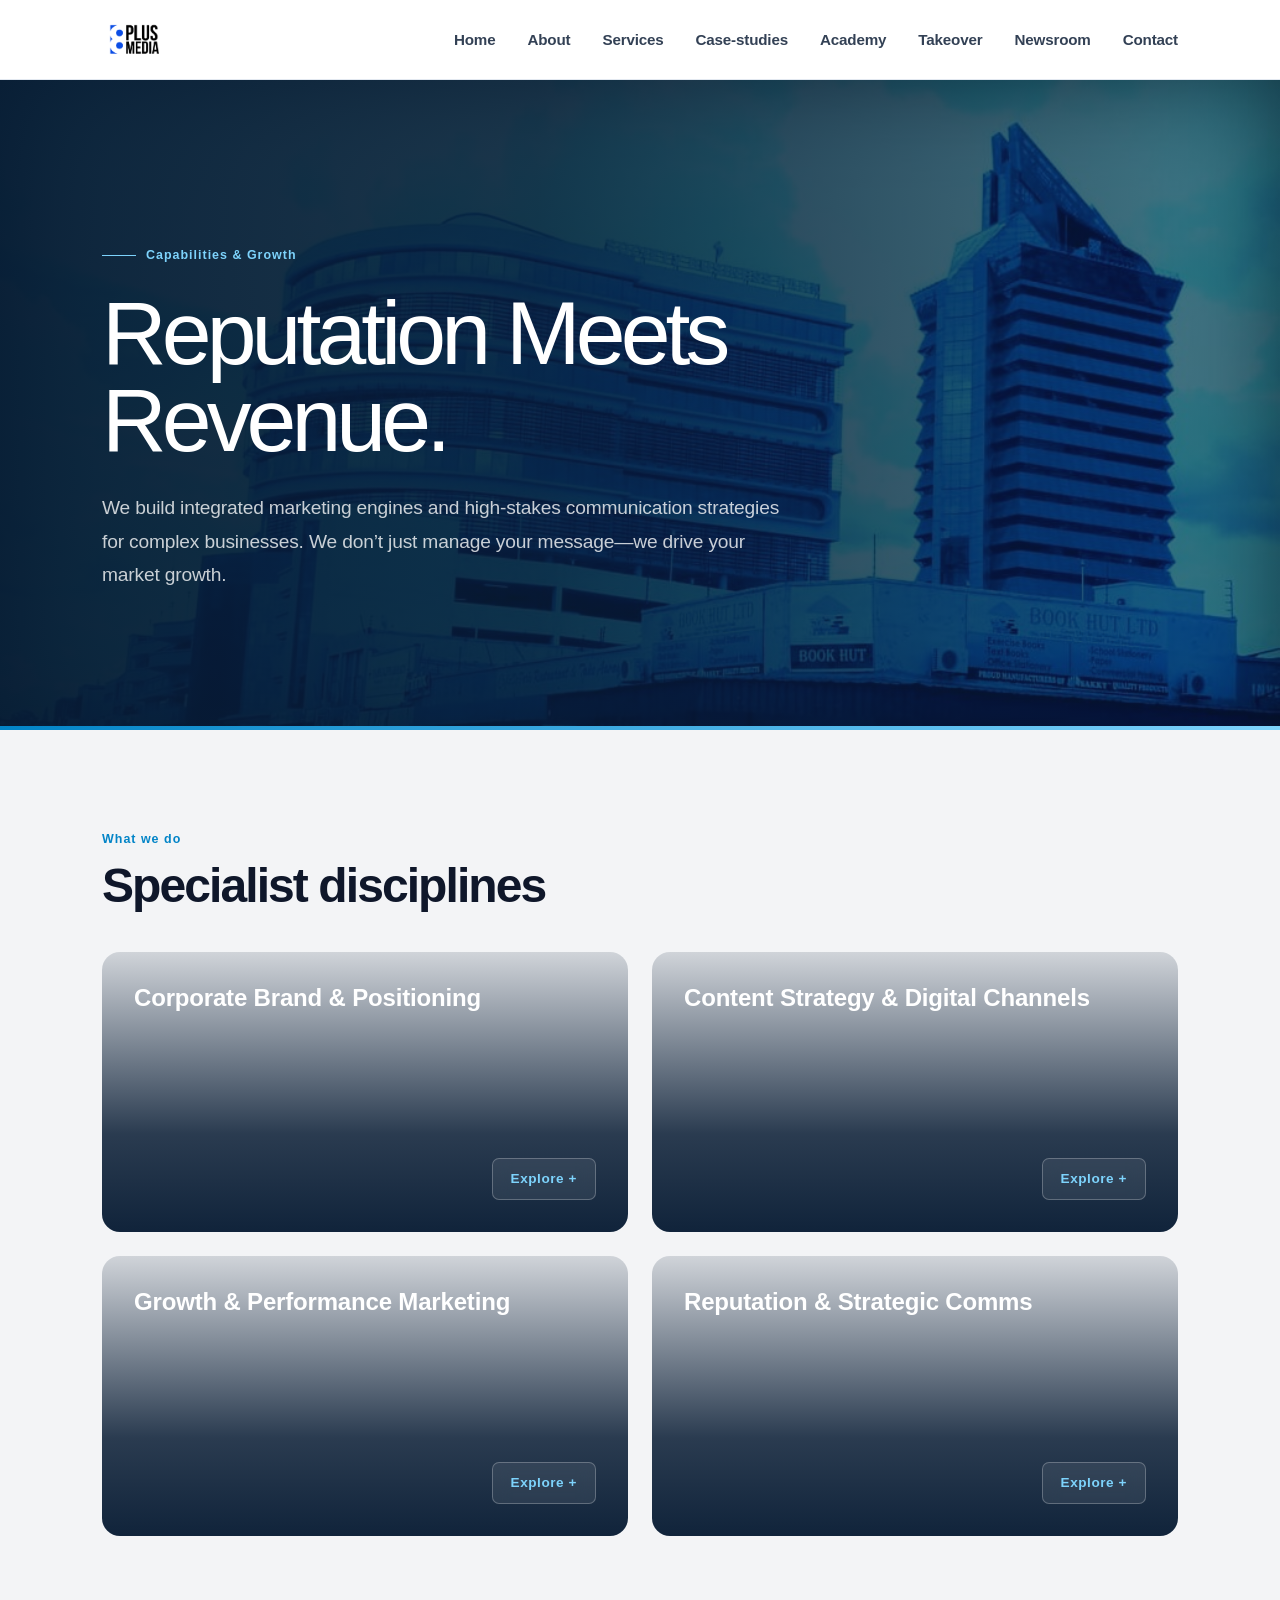
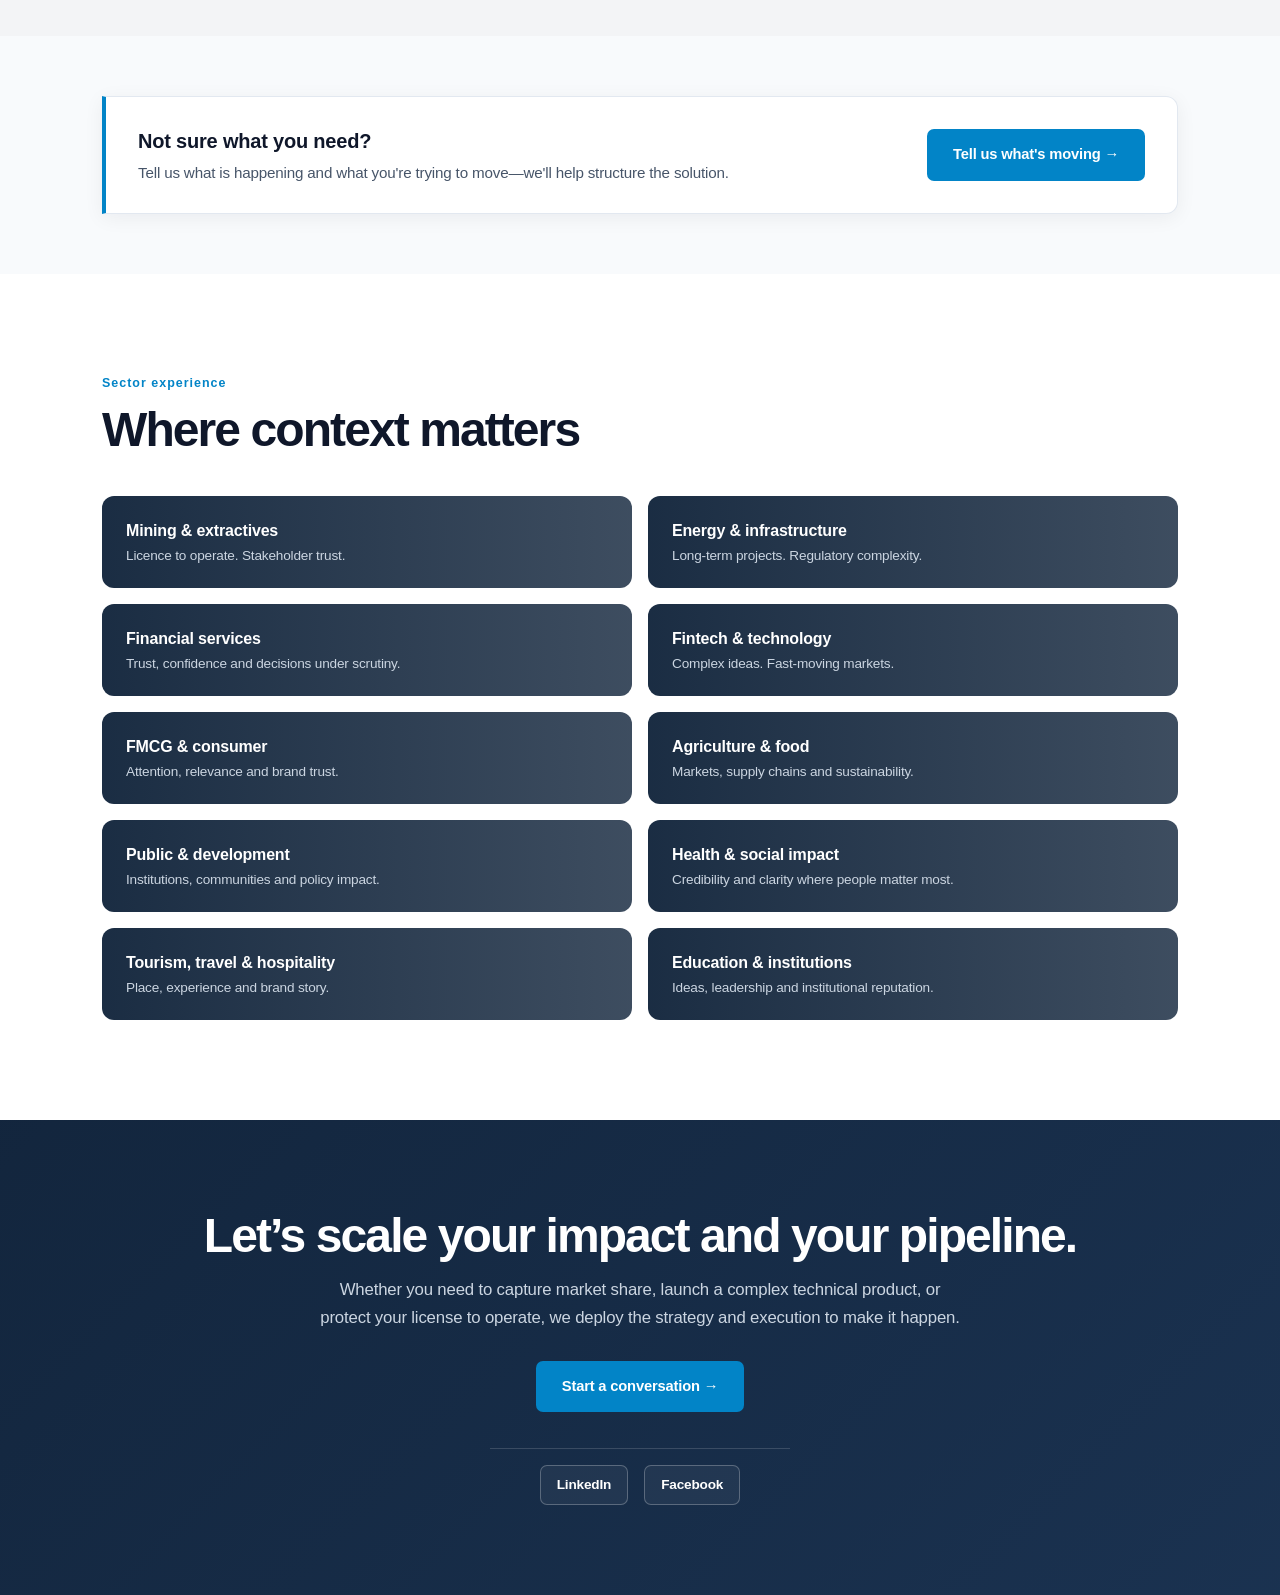
<file: services.html>
<!DOCTYPE html>
<html lang="en">
<head>
    <meta charset="UTF-8">
    <meta name="viewport" content="width=device-width, initial-scale=1.0">
    <title>Services & Capabilities | Eightplus Media</title>
    <meta name="description" content="Eightplus Media builds integrated marketing engines and high-stakes communication strategies. Reputation meets revenue for complex businesses in mining, fintech, and energy.">
    <!-- Shared site styles (colours, buttons, containers, navbar, footer) -->
    <link rel="stylesheet" href="./style.css">
    <!-- SERVICES PAGE STYLES: interactive cards and custom page layout -->
    <style>
        /* =========================
           HERO
        ========================= */
        .page-hero {
            background:
                linear-gradient(
                    90deg,
                    rgba(7, 27, 51, 0.96) 0%,
                    rgba(7, 27, 51, 0.88) 42%,
                    rgba(7, 27, 51, 0.58) 100%
                ),
                url('Society.jpg')
                center / cover no-repeat;
            color: #ffffff;
        }
        .page-hero .hero-lead {
            margin-bottom: 0;
            max-width: 700px;
        }
        /* =========================
           SECTIONS
        ========================= */
        .services-section .section-title {
            margin-bottom: 40px;
        }
        .sectors-section {
            background: #ffffff;
        }
        /* =========================
           DISCIPLINE CARDS (INTERACTIVE GRID)
        ========================= */
        .grid-disciplines {
            display: grid;
            grid-template-columns: repeat(2, minmax(0, 1fr));
            gap: 24px;
        }
        .discipline-card {
            position: relative;
            height: 280px;
            display: flex;
            flex-direction: column;
            justify-content: space-between;
            padding: 32px;
            overflow: hidden;
            border-radius: var(--radius-lg);
            color: #ffffff;
            cursor: pointer;
            isolation: isolate;
            transition: transform 0.3s ease, box-shadow 0.3s ease;
        }
        .discipline-card::before {
            content: '';
            position: absolute;
            inset: 0;
            z-index: -2;
            background-size: cover;
            background-position: center;
            transition: transform 0.5s ease;
        }
        .discipline-card::after {
            content: '';
            position: absolute;
            inset: 0;
            z-index: -1;
            background: linear-gradient(
                180deg,
                rgba(7, 27, 51, 0.15) 0%,
                rgba(7, 27, 51, 0.85) 65%,
                rgba(7, 27, 51, 0.96) 100%
            );
        }
        .discipline-card:hover {
            transform: translateY(-6px);
            box-shadow: 0 25px 45px -20px rgba(7, 27, 51, 0.4);
        }
        .discipline-card:hover::before {
            transform: scale(1.05);
        }
        /* Background images for the 4 pillars */
        .card-brand::before {
            background-image: url('https://images.unsplash.com/photo-1497366216548-37526070297c?auto=format&fit=crop&w=800&q=80');
        }
        .card-content::before {
            background-image: url('https://images.unsplash.com/photo-1455390582262-044cdead277a?auto=format&fit=crop&w=800&q=80');
        }
        .card-growth::before {
            background-image: url('https://images.unsplash.com/photo-1556740738-b6a63e27c4df?auto=format&fit=crop&w=800&q=80');
        }
        .card-reputation::before {
            background-image: url('https://images.unsplash.com/photo-1504384308090-c894fdcc538d?auto=format&fit=crop&w=800&q=80');
        }
        .card-title {
            margin: 0;
            color: #ffffff;
            font-size: 1.5rem;
            font-weight: 650;
            line-height: 1.2;
        }
        .card-bottom {
            display: flex;
            flex-direction: column;
            align-items: flex-end;
            width: 100%;
        }
        .explore-btn {
            min-height: 40px;
            padding: 9px 18px;
            border: 1px solid rgba(255, 255, 255, 0.25);
            border-radius: var(--radius-sm);
            background: rgba(255, 255, 255, 0.08);
            -webkit-backdrop-filter: blur(8px);
            backdrop-filter: blur(8px);
            color: var(--accent-blue);
            font-size: 0.85rem;
            font-weight: 650;
            letter-spacing: 0.04em;
            cursor: pointer;
            transition: background 0.2s ease, border-color 0.2s ease, color 0.2s ease;
        }
        .discipline-card:hover .explore-btn {
            background: var(--primary);
            border-color: var(--primary);
            color: #ffffff;
        }
        .card-revealed-info {
            display: none;
            width: 100%;
            margin-bottom: 16px;
            padding-top: 14px;
            border-top: 1px solid rgba(255, 255, 255, 0.2);
            animation: fadeIn 0.25s ease;
        }
        .card-subtitle {
            margin-bottom: 8px;
            color: var(--accent-blue);
            font-size: 0.95rem;
            font-weight: 700;
        }
        .card-body-text {
            margin-bottom: 14px;
            color: rgba(255, 255, 255, 0.85);
            font-size: 0.92rem;
            line-height: 1.6;
        }
        .btn-card-link {
            display: inline-flex;
            align-items: center;
            min-height: 36px;
            color: #ffffff;
            font-size: 0.85rem;
            font-weight: 650;
            text-decoration: none;
        }
        .btn-card-link:hover {
            color: var(--accent-blue);
        }
        /* Expanded state */
        .discipline-card.is-expanded {
            grid-column: span 2;
            height: auto;
            min-height: 320px;
        }
        .discipline-card.is-expanded .card-revealed-info {
            display: block;
        }
        @keyframes fadeIn {
            from {
                opacity: 0;
                transform: translateY(4px);
            }
            to {
                opacity: 1;
                transform: translateY(0);
            }
        }
        /* =========================
           "NOT SURE" CALLOUT
        ========================= */
        .unsure-bridge {
            padding: 60px 0;
        }
        .unsure-box {
            display: flex;
            justify-content: space-between;
            align-items: center;
            gap: 28px;
            padding: 28px 32px;
            background: #ffffff;
            border: 1px solid var(--card-border);
            border-left: 4px solid var(--primary);
            border-radius: 0 var(--radius-md) var(--radius-md) 0;
            box-shadow: var(--shadow-subtle);
        }
        .unsure-box h3 {
            margin: 0 0 4px;
            color: var(--text-dark);
            font-size: 1.25rem;
            font-weight: 650;
            letter-spacing: -0.01em;
        }
        .unsure-box p {
            margin: 0;
            color: var(--text-muted);
            font-size: 0.95rem;
            line-height: 1.6;
        }
        .unsure-box .btn {
            flex-shrink: 0;
        }
        /* =========================
           SECTORS
        ========================= */
        .sector-grid {
            display: grid;
            grid-template-columns: repeat(2, minmax(0, 1fr));
            gap: 16px;
        }
        .sector-item {
            position: relative;
            min-height: 92px;
            display: flex;
            align-items: center;
            padding: 18px 24px;
            overflow: hidden;
            border-radius: var(--radius-md);
            color: #ffffff;
            isolation: isolate;
        }
        .sector-item::before {
            content: '';
            position: absolute;
            inset: 0;
            z-index: -2;
            background-size: cover;
            background-position: center;
        }
        .sector-item::after {
            content: '';
            position: absolute;
            inset: 0;
            z-index: -1;
            background: linear-gradient(
                90deg,
                rgba(7, 27, 51, 0.92) 0%,
                rgba(7, 27, 51, 0.78) 100%
            );
        }
        .sec-1::before { background-image: url('https://images.unsplash.com/photo-1578328819058-b69f3a3b0f6b?auto=format&fit=crop&w=600&q=80'); }
        .sec-2::before { background-image: url('https://images.unsplash.com/photo-1473341304170-971dccb5ac1e?auto=format&fit=crop&w=600&q=80'); }
        .sec-3::before { background-image: url('https://images.unsplash.com/photo-1559526324-4b87b5e36e44?auto=format&fit=crop&w=600&q=80'); }
        .sec-4::before { background-image: url('https://images.unsplash.com/photo-1518770660439-4636190af475?auto=format&fit=crop&w=600&q=80'); }
        .sec-5::before { background-image: url('https://images.unsplash.com/photo-1556740738-b6a63e27c4df?auto=format&fit=crop&w=600&q=80'); }
        .sec-6::before { background-image: url('https://images.unsplash.com/photo-1500937386664-56d1dfef3854?auto=format&fit=crop&w=600&q=80'); }
        .sec-7::before { background-image: url('https://images.unsplash.com/photo-1526304640581-d334cdbbf45e?auto=format&fit=crop&w=600&q=80'); }
        .sec-8::before { background-image: url('https://images.unsplash.com/photo-1505751172876-fa1923c5c528?auto=format&fit=crop&w=600&q=80'); }
        .sec-9::before { background-image: url('https://images.unsplash.com/photo-1488646953014-85cb44e25828?auto=format&fit=crop&w=600&q=80'); }
        .sec-10::before { background-image: url('https://images.unsplash.com/photo-1523240795612-9a054b0db644?auto=format&fit=crop&w=600&q=80'); }

        .sector-name {
            margin-bottom: 2px;
            color: #ffffff;
            font-size: 1rem;
            font-weight: 650;
        }
        .sector-tagline {
            color: #cbd5e1;
            font-size: 0.85rem;
            line-height: 1.5;
        }
        /* =========================
           CLOSING BANNER & SOCIALS
        ========================= */
        .closing-banner {
            padding: 90px 0;
            background:
                linear-gradient(
                    135deg,
                    rgba(7, 27, 51, 0.95) 0%,
                    rgba(15, 40, 71, 0.95) 100%
                ),
                url('https://images.unsplash.com/photo-1517245386807-bb43f82c33c4?auto=format&fit=crop&w=1920&q=80')
                center / cover no-repeat;
            color: #ffffff;
            text-align: center;
        }
        .closing-banner h2 {
            margin: 0 0 14px;
            color: #ffffff;
            font-size: clamp(2rem, 4vw, 3rem);
            font-weight: 600;
            line-height: 1.08;
            letter-spacing: -0.04em;
        }
        .closing-lead {
            max-width: 650px;
            margin: 0 auto 28px;
            color: #cbd5e1;
            font-size: 1.05rem;
            line-height: 1.7;
        }
        .closing-actions {
            display: flex;
            justify-content: center;
            align-items: center;
            gap: 16px;
            flex-wrap: wrap;
            margin-bottom: 36px;
        }
        .social-links-bar {
            display: flex;
            justify-content: center;
            align-items: center;
            gap: 16px;
            padding-top: 16px;
            border-top: 1px solid rgba(255, 255, 255, 0.15);
            max-width: 300px;
            margin: 0 auto;
        }
        .social-link-btn {
            display: inline-flex;
            align-items: center;
            gap: 8px;
            padding: 8px 16px;
            border: 1px solid rgba(255, 255, 255, 0.25);
            border-radius: var(--radius-sm);
            background: rgba(255, 255, 255, 0.05);
            color: #ffffff;
            font-size: 0.85rem;
            font-weight: 600;
            text-decoration: none;
            transition: background 0.2s ease, border-color 0.2s ease;
        }
        .social-link-btn:hover {
            background: rgba(255, 255, 255, 0.15);
            border-color: #ffffff;
            color: #ffffff;
        }
        /* =========================
           RESPONSIVE MEDIA QUERIES
        ========================= */
        @media (max-width: 900px) {
            .grid-disciplines {
                grid-template-columns: 1fr;
            }
            .discipline-card.is-expanded {
                grid-column: span 1;
            }
        }
        @media (max-width: 768px) {
            .page-hero {
                background:
                    linear-gradient(
                        180deg,
                        rgba(7, 27, 51, 0.84) 0%,
                        rgba(7, 27, 51, 0.94) 100%
                    ),
                    url('Society.jpg')
                    center / cover no-repeat;
            }
            .services-section .section-title {
                margin-bottom: 28px;
            }
            .sector-grid {
                grid-template-columns: 1fr;
                gap: 16px;
            }
            .unsure-bridge {
                padding: 48px 0;
            }
            .unsure-box {
                flex-direction: column;
                align-items: flex-start;
                gap: 18px;
                padding: 24px 20px;
            }
            .unsure-box .btn {
                width: 100%;
            }
            .closing-banner {
                padding: 70px 0;
            }
        }
    </style>
</head>
<body>
    <div id="navbar-placeholder"></div>
    <main>
        <!-- HERO -->
        <section class="hero page-hero">
            <div class="container">
                <span class="hero-badge">Capabilities &amp; Growth</span>
                <h1 class="hero-title">Reputation Meets Revenue.</h1>
                <p class="hero-lead">
                    We build integrated marketing engines and high-stakes communication strategies for complex businesses. We don’t just manage your message—we drive your market growth.
                </p>
            </div>
        </section>

        <!-- WHAT WE DO (4 INTERACTIVE PILLARS) -->
        <section class="page-section services-section">
            <div class="container">
                <span class="section-tag">What we do</span>
                <h2 class="section-title">Specialist disciplines</h2>
                <div class="grid-disciplines">
                    
                    <!-- PILLAR 1: CORPORATE BRAND & POSITIONING -->
                    <div class="discipline-card card-brand">
                        <div class="card-top">
                            <h3 class="card-title">Corporate Brand &amp; Positioning</h3>
                        </div>
                        <div class="card-bottom">
                            <div class="card-revealed-info">
                                <div class="card-subtitle">Make your organization impossible to ignore.</div>
                                <div class="card-body-text">
                                    We take complex corporate objectives and translate them into crystal-clear brand messaging, executive profiles, value propositions, and market-facing strategies that establish industry leadership.
                                </div>
                                <a href="contact.html?service=brand-positioning" class="btn-card-link">
                                    Start a conversation &rarr;
                                </a>
                            </div>
                            <button class="explore-btn" type="button">Explore +</button>
                        </div>
                    </div>

                    <!-- PILLAR 2: CONTENT STRATEGY & DIGITAL CHANNELS -->
                    <div class="discipline-card card-content">
                        <div class="card-top">
                            <h3 class="card-title">Content Strategy &amp; Digital Channels</h3>
                        </div>
                        <div class="card-bottom">
                            <div class="card-revealed-info">
                                <div class="card-subtitle">Turn your expertise into a business magnet.</div>
                                <div class="card-body-text">
                                    From rigorous integrated annual reporting to multi-channel digital media funnels, we craft high-caliber editorial campaigns, articles, and thought-leadership tracks that build authority and attract buyers.
                                </div>
                                <a href="contact.html?service=content-digital" class="btn-card-link">
                                    Start a conversation &rarr;
                                </a>
                            </div>
                            <button class="explore-btn" type="button">Explore +</button>
                        </div>
                    </div>

                    <!-- PILLAR 3: GROWTH & PERFORMANCE MARKETING -->
                    <div class="discipline-card card-growth">
                        <div class="card-top">
                            <h3 class="card-title">Growth &amp; Performance Marketing</h3>
                        </div>
                        <div class="card-bottom">
                            <div class="card-revealed-info">
                                <div class="card-subtitle">Accelerate your market traction.</div>
                                <div class="card-body-text">
                                    We design and execute targeted, performance-driven marketing campaigns—including paid media ads, account-based marketing (ABM), and search engine optimization (SEO)—explicitly built to capture high-intent buyers and optimize conversions.
                                </div>
                                <a href="contact.html?service=growth-marketing" class="btn-card-link">
                                    Start a conversation &rarr;
                                </a>
                            </div>
                            <button class="explore-btn" type="button">Explore +</button>
                        </div>
                    </div>

                    <!-- PILLAR 4: REPUTATION & STRATEGIC COMMS -->
                    <div class="discipline-card card-reputation">
                        <div class="card-top">
                            <h3 class="card-title">Reputation &amp; Strategic Comms</h3>
                        </div>
                        <div class="card-bottom">
                            <div class="card-revealed-info">
                                <div class="card-subtitle">Protect your licence to operate.</div>
                                <div class="card-body-text">
                                    High-stakes advisory counsel, stakeholder trust mapping, earned-media PR, rapid-response crisis protocols, and internal change management messaging designed to maintain alignment when stakes are highest.
                                </div>
                                <a href="contact.html?service=reputation-comms" class="btn-card-link">
                                    Start a conversation &rarr;
                                </a>
                            </div>
                            <button class="explore-btn" type="button">Explore +</button>
                        </div>
                    </div>

                </div>
            </div>
        </section>

        <!-- UNSURE BRIDGE -->
        <section class="section-alt unsure-bridge">
            <div class="container">
                <div class="unsure-box">
                    <div>
                        <h3>Not sure what you need?</h3>
                        <p>
                            Tell us what is happening and what you're trying to move—we'll help structure the solution.
                        </p>
                    </div>
                    <a href="contact.html" class="btn btn-primary">
                        Tell us what's moving &rarr;
                    </a>
                </div>
            </div>
        </section>

        <!-- SECTOR EXPERIENCE -->
        <section class="page-section services-section sectors-section">
            <div class="container">
                <span class="section-tag">Sector experience</span>
                <h2 class="section-title">Where context matters</h2>
                <div class="sector-grid">
                    <div class="sector-item sec-1">
                        <div class="sector-content">
                            <div class="sector-name">Mining &amp; extractives</div>
                            <div class="sector-tagline">Licence to operate. Stakeholder trust.</div>
                        </div>
                    </div>
                    <div class="sector-item sec-2">
                        <div class="sector-content">
                            <div class="sector-name">Energy &amp; infrastructure</div>
                            <div class="sector-tagline">Long-term projects. Regulatory complexity.</div>
                        </div>
                    </div>
                    <div class="sector-item sec-3">
                        <div class="sector-content">
                            <div class="sector-name">Financial services</div>
                            <div class="sector-tagline">Trust, confidence and decisions under scrutiny.</div>
                        </div>
                    </div>
                    <div class="sector-item sec-4">
                        <div class="sector-content">
                            <div class="sector-name">Fintech &amp; technology</div>
                            <div class="sector-tagline">Complex ideas. Fast-moving markets.</div>
                        </div>
                    </div>
                    <div class="sector-item sec-5">
                        <div class="sector-content">
                            <div class="sector-name">FMCG &amp; consumer</div>
                            <div class="sector-tagline">Attention, relevance and brand trust.</div>
                        </div>
                    </div>
                    <div class="sector-item sec-6">
                        <div class="sector-content">
                            <div class="sector-name">Agriculture &amp; food</div>
                            <div class="sector-tagline">Markets, supply chains and sustainability.</div>
                        </div>
                    </div>
                    <div class="sector-item sec-7">
                        <div class="sector-content">
                            <div class="sector-name">Public &amp; development</div>
                            <div class="sector-tagline">Institutions, communities and policy impact.</div>
                        </div>
                    </div>
                    <div class="sector-item sec-8">
                        <div class="sector-content">
                            <div class="sector-name">Health &amp; social impact</div>
                            <div class="sector-tagline">Credibility and clarity where people matter most.</div>
                        </div>
                    </div>
                    <div class="sector-item sec-9">
                        <div class="sector-content">
                            <div class="sector-name">Tourism, travel &amp; hospitality</div>
                            <div class="sector-tagline">Place, experience and brand story.</div>
                        </div>
                    </div>
                    <div class="sector-item sec-10">
                        <div class="sector-content">
                            <div class="sector-name">Education &amp; institutions</div>
                            <div class="sector-tagline">Ideas, leadership and institutional reputation.</div>
                        </div>
                    </div>
                </div>
            </div>
        </section>

        <!-- CLOSING BANNER WITH SOCIALS -->
        <section class="closing-banner">
            <div class="container">
                <h2>Let’s scale your impact and your pipeline.</h2>
                <p class="closing-lead">
                    Whether you need to capture market share, launch a complex technical product, or protect your license to operate, we deploy the strategy and execution to make it happen.
                </p>
                <div class="closing-actions">
                    <a href="contact.html" class="btn btn-primary">
                        Start a conversation &rarr;
                    </a>
                </div>
                <div class="social-links-bar">
                    <a href="https://linkedin.com" target="_blank" rel="noopener" class="social-link-btn">
                        LinkedIn
                    </a>
                    <a href="https://facebook.com" target="_blank" rel="noopener" class="social-link-btn">
                        Facebook
                    </a>
                </div>
            </div>
        </section>
    </main>

    <!-- INTERACTIVE CARD SCRIPT -->
    <script>
        document.addEventListener('DOMContentLoaded', () => {
            const cards = document.querySelectorAll('.discipline-card');
            cards.forEach(card => {
                const btn = card.querySelector('.explore-btn');
                card.addEventListener('click', (e) => {
                    if (e.target.closest('.btn-card-link')) return;
                    const isExpanded = card.classList.contains('is-expanded');
                    cards.forEach(c => {
                        c.classList.remove('is-expanded');
                        const cardBtn = c.querySelector('.explore-btn');
                        if (cardBtn) {
                            cardBtn.textContent = 'Explore +';
                        }
                    });
                    if (!isExpanded) {
                        card.classList.add('is-expanded');
                        if (btn) {
                            btn.textContent = 'Close −';
                        }
                    }
                });
            });
        });
    </script>
    <script src="./navbar.js" defer></script>
</body>
</html>
</file>
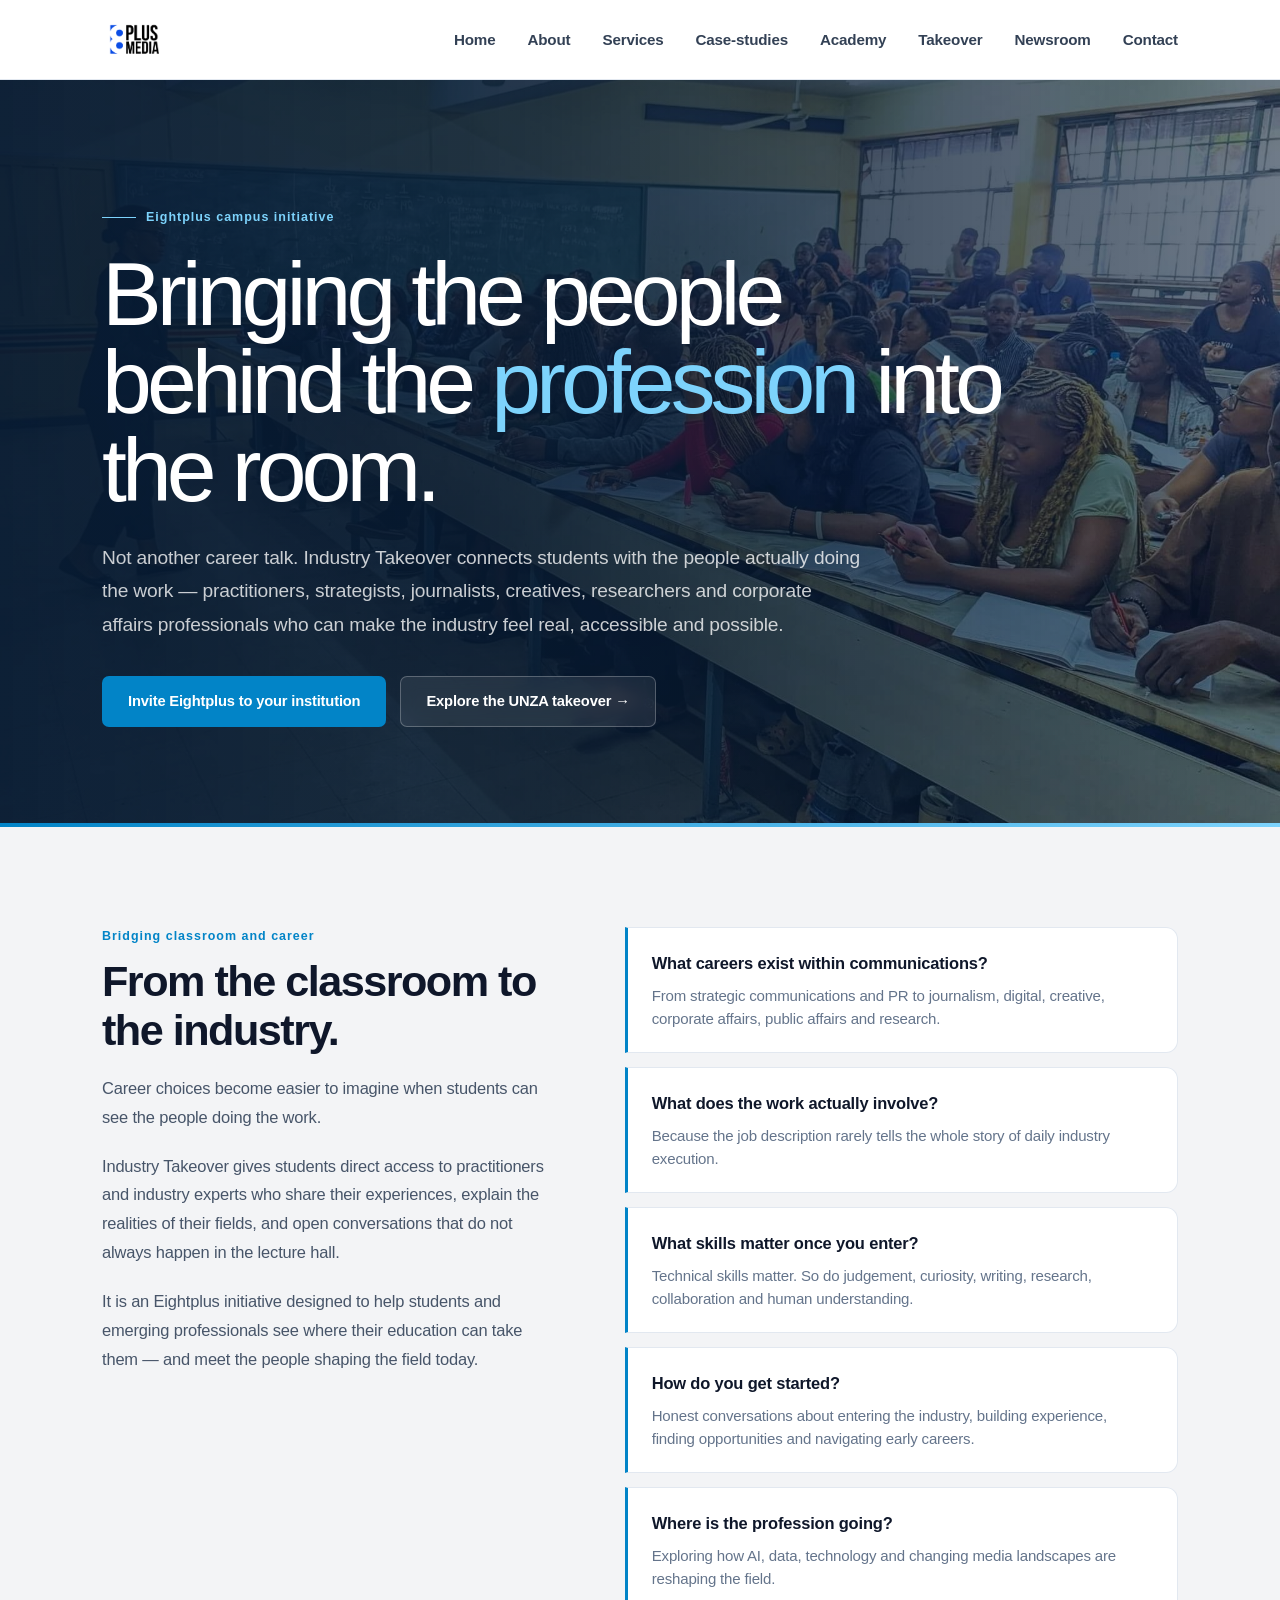
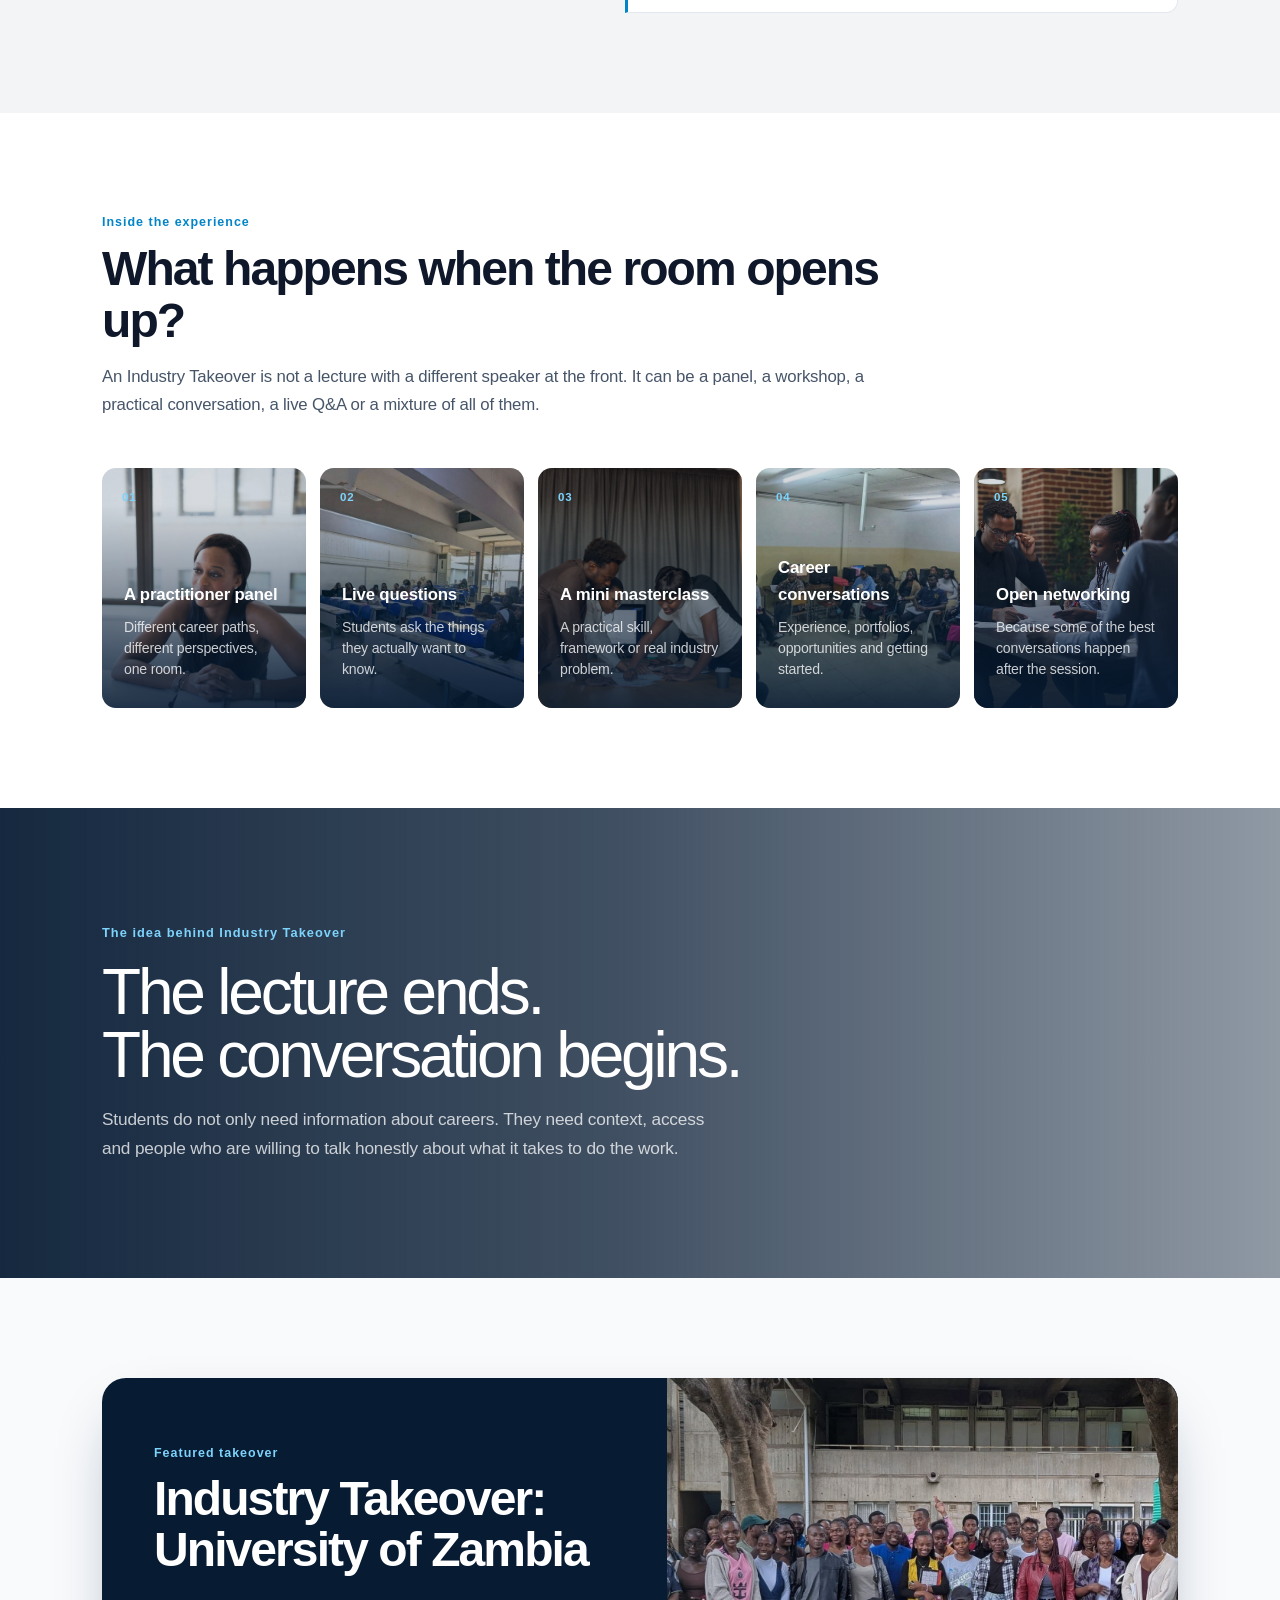
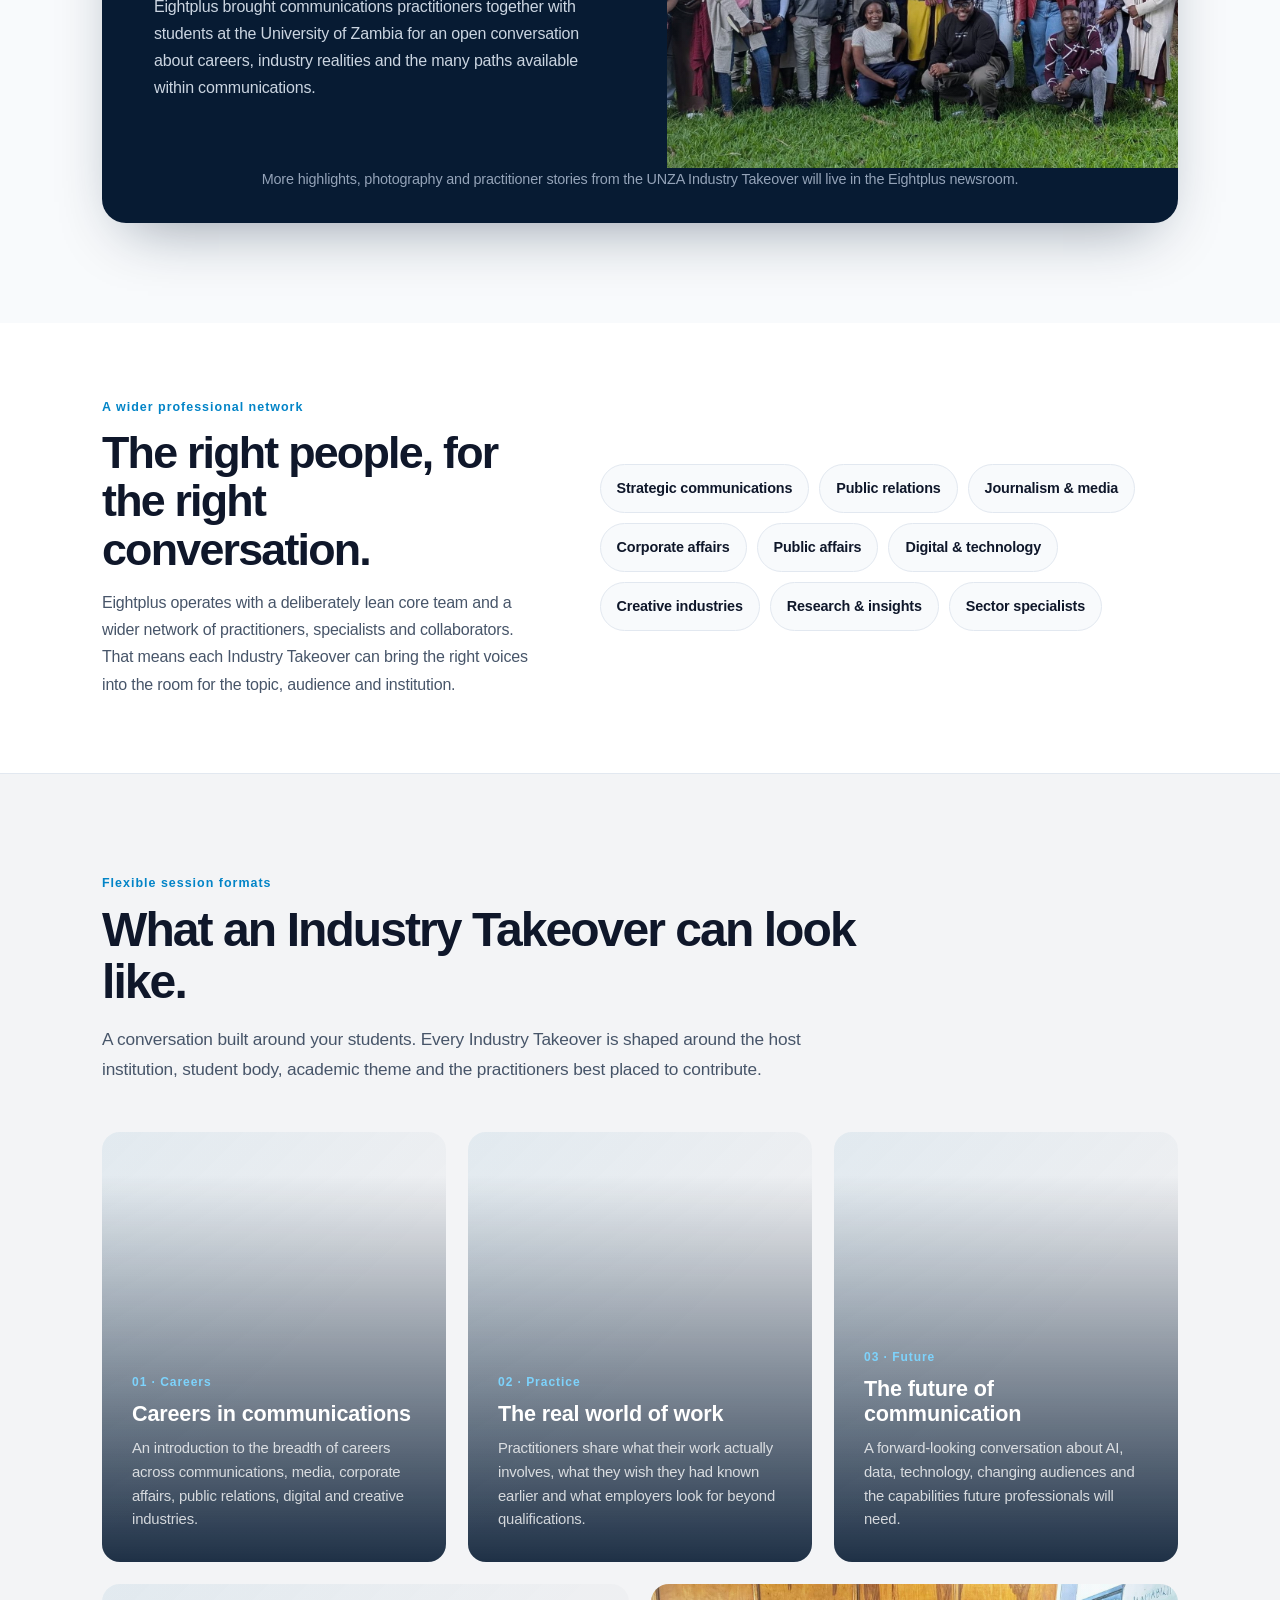
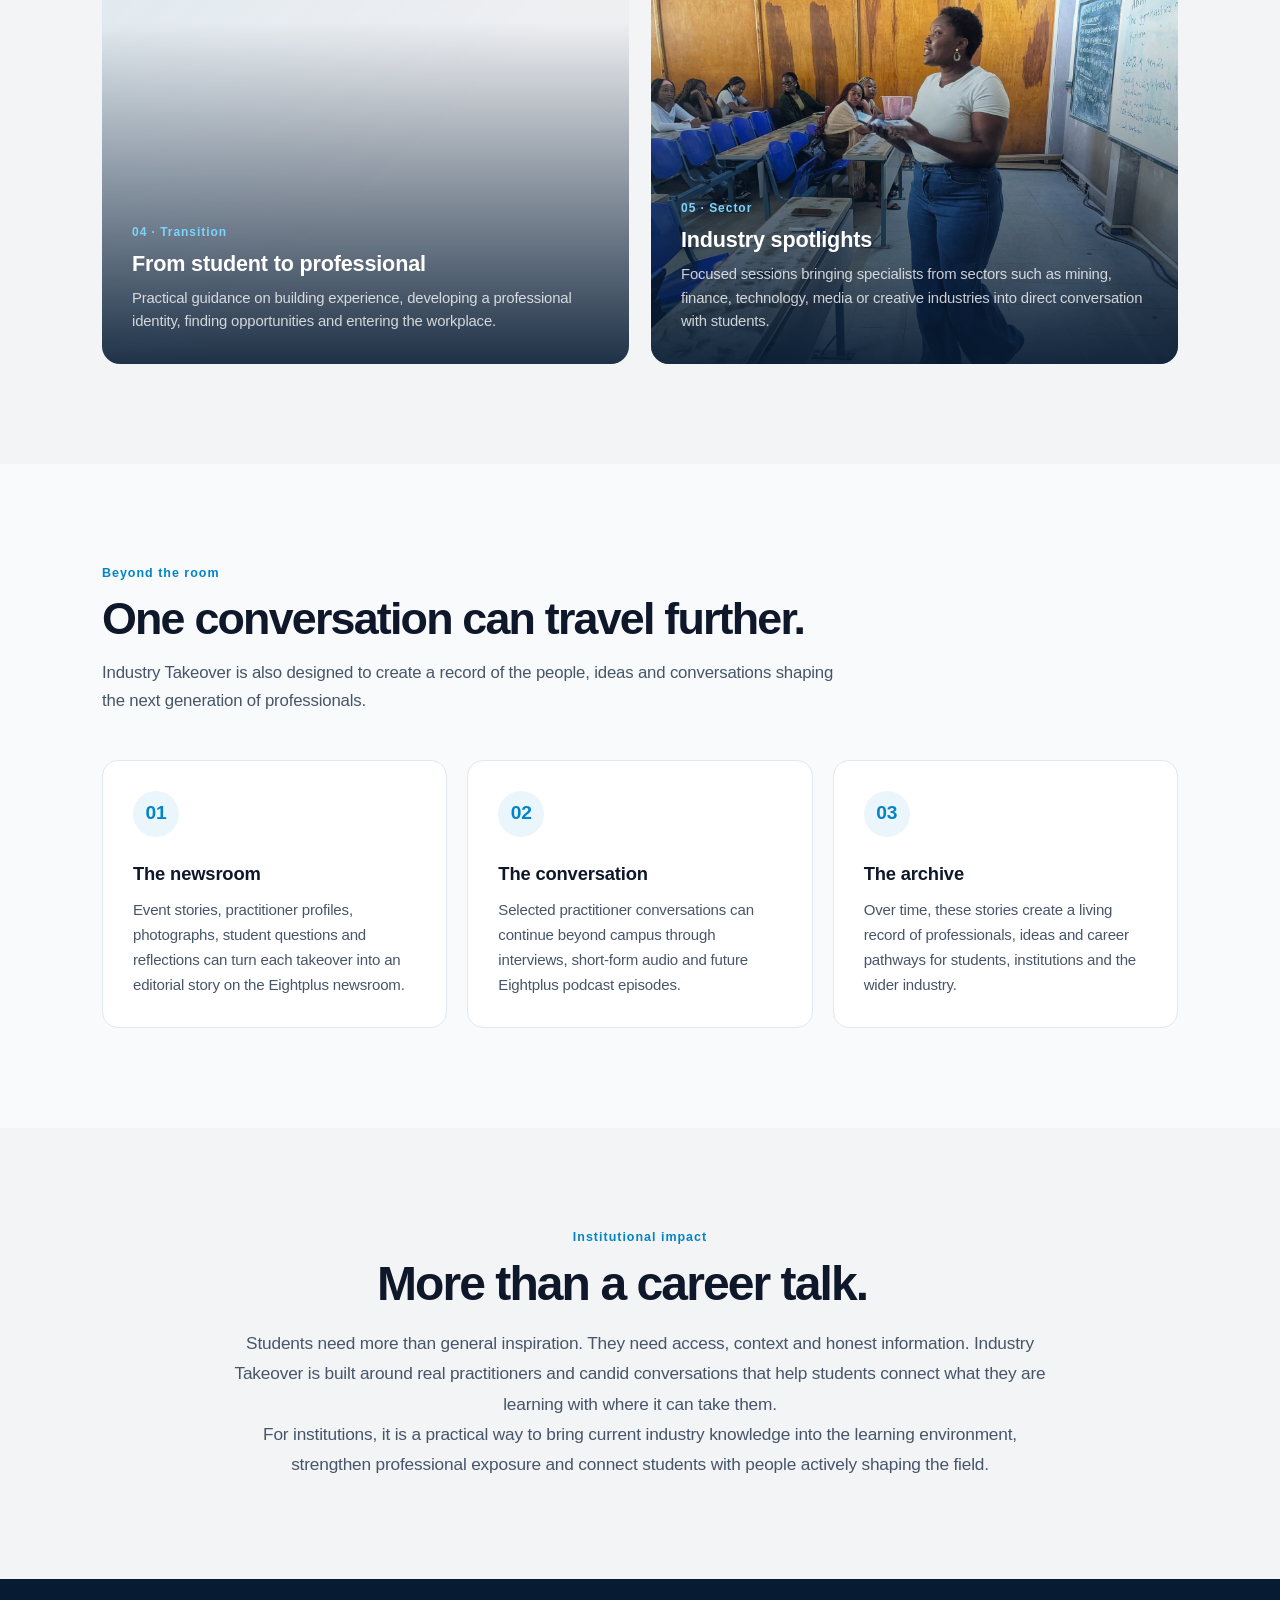
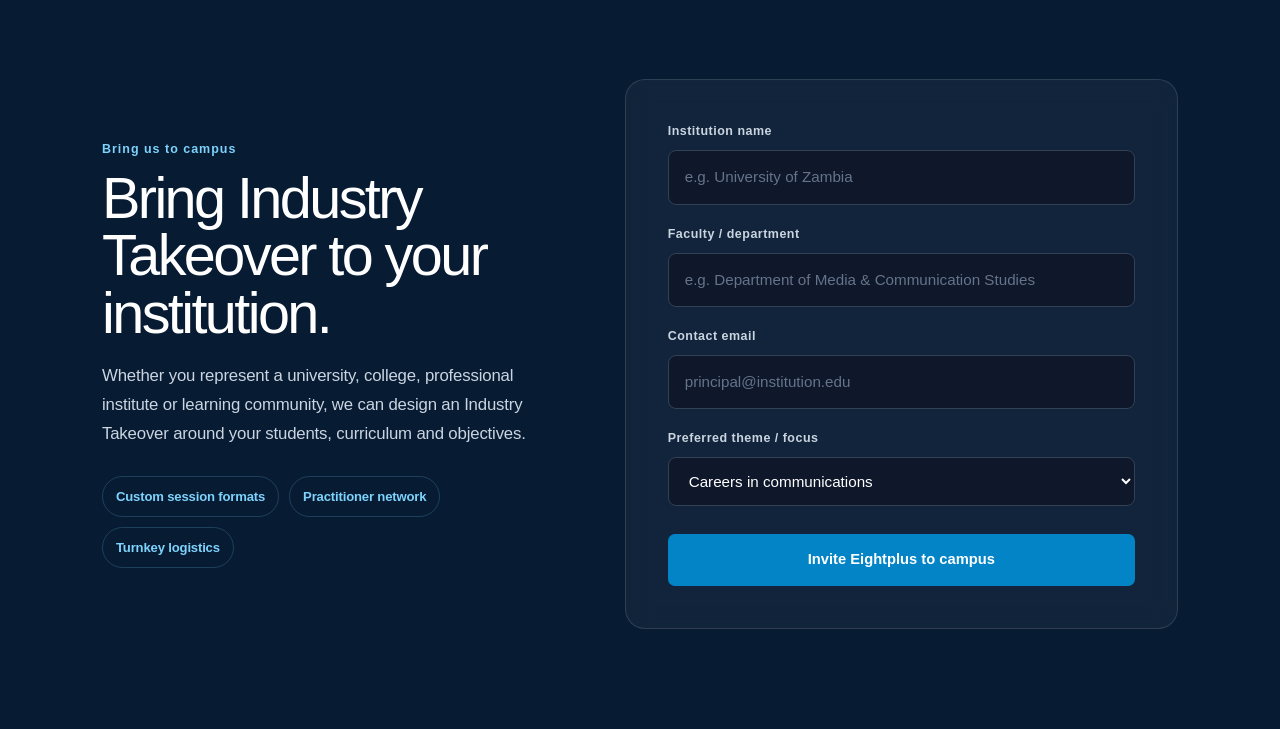
<file: takeover.html>
<!DOCTYPE html>
<html lang="en">
<head>
    <meta charset="UTF-8">
    <meta name="viewport" content="width=device-width, initial-scale=1.0">

    <title>Industry Takeover | Eightplus Media</title>

    <meta
        name="description"
        content="Industry Takeover brings communications practitioners and industry professionals into the room with students, connecting classroom learning with the realities of professional practice."
    >

    <link rel="stylesheet" href="./style.css">

    <!-- INDUSTRY TAKEOVER PAGE STYLES -->
    <style>
        :root {
            --primary: #0284c7;
            --primary-hover: #0369a1;
            --dark-navy: #071b33;
            --slate-bg: #0f172a;
            --text-dark: #0f172a;
            --text-muted: #475569;
            --card-border: #e2e8f0;
            --accent-blue: #7dd3fc;
            --soft-blue: #eaf6fc;
            --light-bg: #f8fafc;
        }

        * {
            box-sizing: border-box;
        }

        html {
            scroll-behavior: smooth;
        }

        body {
            overflow-x: hidden;
        }

        /* =========================================
           HERO
        ========================================= */

        .takeover-hero {
            position: relative;
            min-height: 650px;
            display: flex;
            align-items: center;
            padding: 120px 0 100px;
            background:
                linear-gradient(
                    90deg,
                    rgba(7, 27, 51, 0.96) 0%,
                    rgba(7, 27, 51, 0.88) 42%,
                    rgba(7, 27, 51, 0.58) 100%
                ),
                url('Talk 1.jpg')
                center / cover no-repeat;
            color: #ffffff;
            overflow: hidden;
        }

        .takeover-hero::after {
            content: "";
            position: absolute;
            bottom: 0;
            left: 0;
            right: 0;
            height: 4px;
            background: linear-gradient(90deg, var(--primary), var(--accent-blue));
        }

        .takeover-hero .container {
            position: relative;
            z-index: 2;
        }

        .hero-badge {
            display: inline-flex;
            align-items: center;
            gap: 10px;
            color: var(--accent-blue);
            font-size: 0.78rem;
            font-weight: 600;
            letter-spacing: 0.08em;
            margin-bottom: 24px;
        }

        .hero-badge::before {
            content: "";
            width: 34px;
            height: 1px;
            background: var(--accent-blue);
        }

        .hero-title {
            max-width: 900px;
            margin: 0 0 26px;
            font-size: clamp(3rem, 7vw, 5.8rem);
            font-weight: 500;
            line-height: 0.98;
            letter-spacing: -0.055em;
            color: #ffffff;
        }

        .hero-title span {
            color: var(--accent-blue);
        }

        .hero-lead {
            max-width: 760px;
            margin: 0 0 34px;
            font-size: clamp(1rem, 1.8vw, 1.2rem);
            line-height: 1.75;
            color: rgba(255, 255, 255, 0.78);
        }

        .hero-actions {
            display: flex;
            gap: 14px;
            flex-wrap: wrap;
        }

        /* =========================================
           BUTTONS
        ========================================= */

        .btn {
            display: inline-flex;
            align-items: center;
            justify-content: center;
            min-height: 50px;
            padding: 13px 25px;
            border-radius: 7px;
            border: 1px solid transparent;
            font-size: 0.92rem;
            font-weight: 600;
            text-decoration: none;
            cursor: pointer;
            transition: all 0.25s ease;
        }

        .btn-primary {
            background: var(--primary);
            color: #ffffff;
        }

        .btn-primary:hover {
            background: var(--primary-hover);
            transform: translateY(-2px);
        }

        .btn-secondary {
            background: rgba(255, 255, 255, 0.08);
            color: #ffffff;
            border-color: rgba(255, 255, 255, 0.25);
            backdrop-filter: blur(8px);
        }

        .btn-secondary:hover {
            background: rgba(255, 255, 255, 0.15);
            transform: translateY(-2px);
        }

        .btn-full {
            width: 100%;
        }

        /* =========================================
           GENERAL SECTIONS
        ========================================= */

        .page-section {
            padding: 100px 0;
        }

        .section-alt {
            background: var(--light-bg);
        }

        .section-tag {
            display: block;
            margin-bottom: 10px;
            color: var(--primary);
            font-size: 0.78rem;
            font-weight: 650;
            letter-spacing: 0.08em;
        }

        .section-title {
            max-width: 800px;
            margin: 0 0 18px;
            color: var(--text-dark);
            font-size: clamp(2rem, 4vw, 3rem);
            font-weight: 600;
            line-height: 1.08;
            letter-spacing: -0.04em;
        }

        .section-desc {
            max-width: 760px;
            margin: 0 0 48px;
            color: var(--text-muted);
            font-size: 1.08rem;
            line-height: 1.7;
        }

        /* =========================================
           CLASSROOM / CAREER SPLIT
        ========================================= */

        .split-container {
            display: grid;
            grid-template-columns: 0.9fr 1.1fr;
            gap: 70px;
            align-items: start;
        }

        .split-text {
            position: sticky;
            top: 100px;
        }

        .split-text h2 {
            max-width: 580px;
            margin: 0 0 20px;
            color: var(--text-dark);
            font-size: clamp(2rem, 3.5vw, 2.7rem);
            font-weight: 600;
            line-height: 1.12;
            letter-spacing: -0.035em;
        }

        .split-text p {
            max-width: 570px;
            margin: 0 0 20px;
            color: var(--text-muted);
            font-size: 1.03rem;
            line-height: 1.75;
        }

        .questions-list {
            display: flex;
            flex-direction: column;
            gap: 14px;
        }

        .question-item {
            padding: 22px 24px;
            background: #ffffff;
            border: 1px solid var(--card-border);
            border-left: 3px solid var(--primary);
            border-radius: 0 12px 12px 0;
            transition: all 0.25s ease;
        }

        .question-item:hover {
            transform: translateX(5px);
            box-shadow: 0 14px 30px -15px rgba(15, 23, 42, 0.22);
        }

        .question-item h3 {
            margin: 0 0 7px;
            color: var(--text-dark);
            font-size: 1.03rem;
            font-weight: 700;
        }

        .question-item p {
            margin: 0;
            color: #64748b;
            font-size: 0.94rem;
            line-height: 1.55;
        }

        /* =========================================
           WHAT HAPPENS IN THE ROOM
        ========================================= */

        .room-section {
            background: #ffffff;
        }

        .room-heading {
            max-width: 780px;
            margin-bottom: 48px;
        }

        .room-heading h2 {
            margin: 0 0 16px;
            color: var(--text-dark);
            font-size: clamp(2rem, 4vw, 3rem);
            font-weight: 600;
            line-height: 1.08;
            letter-spacing: -0.04em;
        }

        .room-heading p {
            margin: 0;
            color: var(--text-muted);
            font-size: 1.05rem;
            line-height: 1.7;
        }

        .room-grid {
            display: grid;
            grid-template-columns: repeat(5, 1fr);
            gap: 14px;
        }

        .room-item {
            min-height: 240px;
            padding: 28px 22px;
            display: flex;
            flex-direction: column;
            justify-content: flex-end;
            border-radius: 14px;
            overflow: hidden;
            position: relative;
            color: #ffffff;
            background-size: cover;
            background-position: center;
            isolation: isolate;
        }

        .room-item::before {
            content: "";
            position: absolute;
            inset: 0;
            z-index: -2;
            background: linear-gradient(
                180deg,
                rgba(7, 27, 51, 0.05) 15%,
                rgba(7, 27, 51, 0.88) 100%
            );
        }

        .room-item::after {
            content: "";
            position: absolute;
            inset: 0;
            z-index: -1;
            background: rgba(7, 27, 51, 0.12);
            transition: background 0.3s ease;
        }

        .room-item:hover::after {
            background: rgba(2, 132, 199, 0.2);
        }

        .room-number {
            position: absolute;
            top: 20px;
            left: 20px;
            font-size: 0.72rem;
            font-weight: 700;
            letter-spacing: 0.08em;
            color: var(--accent-blue);
        }

        .room-item h3 {
            margin: 0 0 8px;
            color: #ffffff;
            font-size: 1.05rem;
            font-weight: 650;
        }

        .room-item p {
            margin: 0;
            color: rgba(255, 255, 255, 0.78);
            font-size: 0.88rem;
            line-height: 1.5;
        }

        .room-panel {
            background-image: url('attentive.jpg');
        }

        .room-qa {
            background-image: url('Henri 2.jpg');
        }

        .room-masterclass {
            background-image: url('Student teamwork.jpg');
        }

        .room-career {
            background-image: url('UNZA 2 (1).jpg');
        }

        .room-network {
            background-image: url('brainstorm.jpg');
        }

        /* =========================================
           VISUAL BREAK
        ========================================= */

        .takeover-break {
            min-height: 470px;
            display: flex;
            align-items: center;
            position: relative;
            overflow: hidden;
            background:
                linear-gradient(
                    90deg,
                    rgba(7, 27, 51, 0.94) 0%,
                    rgba(7, 27, 51, 0.76) 48%,
                    rgba(7, 27, 51, 0.42) 100%
                ),
                url('https://images.unsplash.com/photo-1529390079861-591de354faf5?auto=format&fit=crop&q=85&w=1800')
                center / cover no-repeat;
            color: #ffffff;
        }

        .takeover-break-content {
            max-width: 700px;
        }

        .takeover-break-content span {
            display: block;
            margin-bottom: 18px;
            color: var(--accent-blue);
            font-size: 0.8rem;
            font-weight: 650;
            letter-spacing: 0.08em;
        }

        .takeover-break-content h2 {
            margin: 0 0 18px;
            color: #ffffff;
            font-size: clamp(2.6rem, 5vw, 4.7rem);
            font-weight: 500;
            line-height: 0.98;
            letter-spacing: -0.05em;
        }

        .takeover-break-content p {
            max-width: 610px;
            margin: 0;
            color: rgba(255, 255, 255, 0.76);
            font-size: 1.08rem;
            line-height: 1.7;
        }

        /* =========================================
           UNZA FEATURED TAKEOVER
        ========================================= */

        .spotlight-section {
            background: var(--light-bg);
        }

        .spotlight-box {
            padding: 0;
            overflow: hidden;
            border-radius: 24px;
            background: var(--dark-navy);
            color: #ffffff;
            box-shadow: 0 25px 60px -25px rgba(7, 27, 51, 0.45);
        }

        .spotlight-intro {
            display: grid;
            grid-template-columns: 1.05fr 0.95fr;
        }

        .spotlight-copy {
            padding: 58px 52px;
            display: flex;
            flex-direction: column;
            justify-content: center;
        }

        .spotlight-copy .section-tag {
            color: var(--accent-blue);
        }

        .spotlight-copy h2 {
            margin: 0 0 18px;
            color: #ffffff;
            font-size: clamp(2rem, 4vw, 3rem);
            font-weight: 600;
            line-height: 1.05;
            letter-spacing: -0.04em;
        }

        .spotlight-copy p {
            margin: 0;
            color: #cbd5e1;
            font-size: 1rem;
            line-height: 1.7;
        }

        .spotlight-image {
            min-height: 390px;
            background:
                linear-gradient(
                    90deg,
                    rgba(7, 27, 51, 0.2),
                    rgba(7, 27, 51, 0)
                ),
                url('UNZA .jpg')
                center / cover no-repeat;
        }

        .speaker-grid {
            display: grid;
            grid-template-columns: repeat(4, 1fr);
            gap: 14px;
            padding: 0 28px 28px;
        }

        .speaker-card {
            min-height: 190px;
            padding: 24px 20px;
            display: flex;
            flex-direction: column;
            justify-content: flex-end;
            position: relative;
            overflow: hidden;
            border: 1px solid rgba(255, 255, 255, 0.1);
            border-radius: 14px;
            background-size: cover;
            background-position: center;
        }

        .speaker-card::before {
            content: "";
            position: absolute;
            inset: 0;
            background: linear-gradient(
                180deg,
                rgba(7, 27, 51, 0.05),
                rgba(7, 27, 51, 0.92)
            );
        }

        .speaker-card > * {
            position: relative;
            z-index: 2;
        }

        .speaker-card:nth-child(1) {
            background-image: url('Henri.jpg');
        }

        .speaker-card:nth-child(2) {
            background-image: url('Camila.jpg');
        }

        .speaker-card:nth-child(3) {
            background-image: url('Kasanda.jpg');
        }

        .speaker-card:nth-child(4) {
            background-image: url('Noma.jpg');
        }

        .speaker-name {
            margin-bottom: 5px;
            color: #ffffff;
            font-size: 0.98rem;
            font-weight: 700;
        }

        .speaker-role {
            margin: 0;
            color: var(--accent-blue);
            font-size: 0.76rem;
            font-weight: 600;
            letter-spacing: 0.04em;
        }

        .spotlight-footer {
            padding: 0 28px 32px;
            color: #94a3b8;
            font-size: 0.9rem;
            line-height: 1.6;
            text-align: center;
        }

        /* =========================================
           NETWORK STRIP
        ========================================= */

        .network-section {
            padding: 75px 0;
            background: #ffffff;
            border-bottom: 1px solid var(--card-border);
        }

        .network-layout {
            display: grid;
            grid-template-columns: 0.85fr 1.15fr;
            gap: 70px;
            align-items: center;
        }

        .network-copy h2 {
            margin: 0 0 16px;
            color: var(--text-dark);
            font-size: clamp(2rem, 4vw, 2.8rem);
            font-weight: 600;
            line-height: 1.08;
            letter-spacing: -0.04em;
        }

        .network-copy p {
            margin: 0;
            color: var(--text-muted);
            font-size: 1rem;
            line-height: 1.7;
        }

        .network-tags {
            display: flex;
            flex-wrap: wrap;
            gap: 10px;
        }

        .network-tag {
            padding: 12px 16px;
            border: 1px solid var(--card-border);
            border-radius: 100px;
            background: var(--light-bg);
            color: var(--text-dark);
            font-size: 0.9rem;
            font-weight: 600;
            transition: all 0.2s ease;
        }

        .network-tag:hover {
            border-color: var(--primary);
            color: var(--primary);
            transform: translateY(-2px);
        }

        /* =========================================
           SESSION FORMAT CARDS
        ========================================= */

        .format-grid {
            display: grid;
            grid-template-columns: repeat(12, 1fr);
            gap: 22px;
        }

        .format-card {
            position: relative;
            min-height: 430px;
            display: flex;
            flex-direction: column;
            justify-content: flex-end;
            overflow: hidden;
            border-radius: 18px;
            background-size: cover;
            background-position: center;
            color: #ffffff;
            isolation: isolate;
            transition: transform 0.3s ease, box-shadow 0.3s ease;
        }

        .format-card:hover {
            transform: translateY(-6px);
            box-shadow: 0 25px 45px -20px rgba(7, 27, 51, 0.4);
        }

        .format-card::before {
            content: "";
            position: absolute;
            inset: 0;
            z-index: -2;
            background: linear-gradient(
                180deg,
                rgba(7, 27, 51, 0.02) 10%,
                rgba(7, 27, 51, 0.9) 100%
            );
        }

        .format-card::after {
            content: "";
            position: absolute;
            inset: 0;
            z-index: -1;
            background: linear-gradient(
                135deg,
                rgba(2, 132, 199, 0.05),
                transparent 55%
            );
        }

        .format-card:nth-child(1),
        .format-card:nth-child(2),
        .format-card:nth-child(3) {
            grid-column: span 4;
        }

        .format-card:nth-child(4),
        .format-card:nth-child(5) {
            grid-column: span 6;
            min-height: 380px;
        }

        .format-card:nth-child(1) {
            background-image: url('https://images.unsplash.com/photo-1521737604893-d14cc237f11d?auto=format&fit=crop&q=85&w=1000');
        }

        .format-card:nth-child(2) {
            background-image: url('https://images.unsplash.com/photo-1515169067868-5387ec356754?auto=format&fit=crop&q=85&w=1000');
        }

        .format-card:nth-child(3) {
            background-image: url('https://images.unsplash.com/photo-1550751827-4bd374c3f58b?auto=format&fit=crop&q=85&w=1000');
        }

        .format-card:nth-child(4) {
            background-image: url('https://images.unsplash.com/photo-1529156069898-49953e39b3ac?auto=format&fit=crop&q=85&w=1000');
        }

        .format-card:nth-child(5) {
            background-image: url('Noma 2.jpg');
        }

        .format-content {
            padding: 30px;
        }

        .format-num {
            display: block;
            margin-bottom: 10px;
            color: var(--accent-blue);
            font-size: 0.75rem;
            font-weight: 700;
            letter-spacing: 0.08em;
        }

        .format-card h3 {
            margin: 0 0 10px;
            color: #ffffff;
            font-size: 1.35rem;
            font-weight: 650;
            line-height: 1.15;
        }

        .format-card p {
            margin: 0;
            color: rgba(255, 255, 255, 0.78);
            font-size: 0.93rem;
            line-height: 1.6;
        }

        /* =========================================
           EDITORIAL / CONTENT FLYWHEEL
        ========================================= */

        .content-section {
            background: var(--light-bg);
        }

        .content-intro {
            max-width: 750px;
            margin-bottom: 44px;
        }

        .content-intro h2 {
            margin: 0 0 16px;
            color: var(--text-dark);
            font-size: clamp(2rem, 4vw, 2.8rem);
            font-weight: 600;
            line-height: 1.08;
            letter-spacing: -0.04em;
        }

        .content-intro p {
            margin: 0;
            color: var(--text-muted);
            font-size: 1.05rem;
            line-height: 1.7;
        }

        .content-flow {
            display: grid;
            grid-template-columns: repeat(3, 1fr);
            gap: 20px;
        }

        .content-card {
            padding: 30px;
            background: #ffffff;
            border: 1px solid var(--card-border);
            border-radius: 16px;
        }

        .content-card-icon {
            width: 46px;
            height: 46px;
            display: flex;
            align-items: center;
            justify-content: center;
            margin-bottom: 22px;
            border-radius: 50%;
            background: var(--soft-blue);
            color: var(--primary);
            font-size: 1.2rem;
            font-weight: 700;
        }

        .content-card h3 {
            margin: 0 0 10px;
            color: var(--text-dark);
            font-size: 1.15rem;
        }

        .content-card p {
            margin: 0;
            color: var(--text-muted);
            font-size: 0.94rem;
            line-height: 1.65;
        }

        /* =========================================
           INSTITUTIONAL IMPACT
        ========================================= */

        .impact-section {
            text-align: center;
        }

        .impact-section .container {
            max-width: 900px;
        }

        .impact-section p {
            color: var(--text-muted);
            font-size: 1.08rem;
            line-height: 1.75;
        }

        /* =========================================
           INVITATION SECTION
        ========================================= */

        .invite-section {
            padding: 100px 0;
            background: var(--dark-navy);
            color: #ffffff;
        }

        .invite-box {
            display: grid;
            grid-template-columns: 0.9fr 1.1fr;
            gap: 70px;
            align-items: center;
        }

        .invite-text .section-tag {
            color: var(--accent-blue);
        }

        .invite-text h2 {
            margin: 0 0 20px;
            color: #ffffff;
            font-size: clamp(2.3rem, 4.5vw, 3.6rem);
            font-weight: 500;
            line-height: 1;
            letter-spacing: -0.045em;
        }

        .invite-text p {
            margin: 0 0 28px;
            color: #cbd5e1;
            font-size: 1.05rem;
            line-height: 1.7;
        }

        .invite-highlights {
            display: flex;
            flex-wrap: wrap;
            gap: 10px;
        }

        .invite-highlights span {
            padding: 9px 13px;
            border: 1px solid rgba(125, 211, 252, 0.2);
            border-radius: 100px;
            color: var(--accent-blue);
            font-size: 0.82rem;
            font-weight: 600;
        }

        .invite-form {
            padding: 42px;
            border: 1px solid rgba(255, 255, 255, 0.12);
            border-radius: 20px;
            background: rgba(255, 255, 255, 0.045);
            backdrop-filter: blur(12px);
        }

        .form-group {
            margin-bottom: 20px;
        }

        .form-group label {
            display: block;
            margin-bottom: 8px;
            color: #cbd5e1;
            font-size: 0.78rem;
            font-weight: 600;
            letter-spacing: 0.04em;
        }

        .form-input,
        .form-select {
            width: 100%;
            padding: 14px 16px;
            border: 1px solid #334155;
            border-radius: 8px;
            background: #0f172a;
            color: #ffffff;
            font-family: inherit;
            font-size: 0.95rem;
            transition: border-color 0.25s ease;
        }

        .form-input::placeholder {
            color: #64748b;
        }

        .form-input:focus,
        .form-select:focus {
            outline: none;
            border-color: var(--accent-blue);
        }

        /* =========================================
           RESPONSIVE
        ========================================= */

        @media (max-width: 1100px) {

            .room-grid {
                grid-template-columns: repeat(3, 1fr);
            }

            .room-item:nth-child(4),
            .room-item:nth-child(5) {
                min-height: 260px;
            }

            .format-card:nth-child(1),
            .format-card:nth-child(2),
            .format-card:nth-child(3) {
                grid-column: span 6;
            }

            .format-card:nth-child(4),
            .format-card:nth-child(5) {
                grid-column: span 6;
            }

            .speaker-grid {
                grid-template-columns: repeat(2, 1fr);
            }

            .network-layout {
                gap: 40px;
            }
        }

        @media (max-width: 900px) {

            .takeover-hero {
                min-height: 590px;
                padding: 100px 0 80px;
            }

            .split-container,
            .network-layout,
            .invite-box {
                grid-template-columns: 1fr;
                gap: 45px;
            }

            .split-text {
                position: static;
            }

            .spotlight-intro {
                grid-template-columns: 1fr;
            }

            .spotlight-image {
                min-height: 330px;
                grid-row: 1;
            }

            .spotlight-copy {
                padding: 42px 34px;
            }

            .page-section {
                padding: 75px 0;
            }
        }

        @media (max-width: 700px) {

            .takeover-hero {
                min-height: 620px;
                padding: 90px 0 70px;
                background:
                    linear-gradient(
                        180deg,
                        rgba(7, 27, 51, 0.84) 0%,
                        rgba(7, 27, 51, 0.94) 100%
                    ),
                    url('https://images.unsplash.com/photo-1524178232363-1fb2b075b655?auto=format&fit=crop&q=80&w=1000')
                    center / cover no-repeat;
            }

            .hero-title {
                font-size: clamp(2.8rem, 14vw, 4.3rem);
            }

            .hero-lead {
                font-size: 0.98rem;
                line-height: 1.7;
            }

            .hero-actions {
                flex-direction: column;
            }

            .hero-actions .btn {
                width: 100%;
            }

            .room-grid {
                grid-template-columns: 1fr 1fr;
            }

            .room-item {
                min-height: 270px;
            }

            .room-item:last-child {
                grid-column: span 2;
            }

            .takeover-break {
                min-height: 480px;
                background:
                    linear-gradient(
                        180deg,
                        rgba(7, 27, 51, 0.78),
                        rgba(7, 27, 51, 0.95)
                    ),
                    url('https://images.unsplash.com/photo-1529390079861-591de354faf5?auto=format&fit=crop&q=80&w=1000')
                    center / cover no-repeat;
            }

            .speaker-grid {
                grid-template-columns: 1fr 1fr;
                padding: 0 18px 20px;
            }

            .speaker-card {
                min-height: 180px;
            }

            .spotlight-footer {
                padding: 0 20px 25px;
            }

            .format-card:nth-child(1),
            .format-card:nth-child(2),
            .format-card:nth-child(3),
            .format-card:nth-child(4),
            .format-card:nth-child(5) {
                grid-column: span 12;
                min-height: 370px;
            }

            .content-flow {
                grid-template-columns: 1fr;
            }

            .invite-section {
                padding: 75px 0;
            }

            .invite-form {
                padding: 28px 22px;
            }
        }

        @media (max-width: 480px) {

            .page-section {
                padding: 60px 0;
            }

            .takeover-hero {
                min-height: 600px;
            }

            .hero-badge {
                font-size: 0.72rem;
            }

            .room-grid {
                grid-template-columns: 1fr;
            }

            .room-item,
            .room-item:last-child {
                grid-column: auto;
                min-height: 260px;
            }

            .spotlight-copy {
                padding: 34px 24px;
            }

            .spotlight-image {
                min-height: 260px;
            }

            .speaker-grid {
                grid-template-columns: 1fr;
            }

            .speaker-card {
                min-height: 220px;
            }

            .format-content {
                padding: 26px 23px;
            }

            .format-card:nth-child(1),
            .format-card:nth-child(2),
            .format-card:nth-child(3),
            .format-card:nth-child(4),
            .format-card:nth-child(5) {
                min-height: 340px;
            }

            .invite-highlights {
                flex-direction: column;
                align-items: flex-start;
            }
        }
    </style>
</head>

<body>

    <!-- NAVBAR -->
    <div id="navbar-placeholder"></div>

    <main>

        <!-- =========================================
             HERO
        ========================================== -->

        <section class="takeover-hero">
            <div class="container">

                <span class="hero-badge">
                    Eightplus campus initiative
                </span>

                <h1 class="hero-title">
                    Bringing the people behind the <span>profession</span> into the room.
                </h1>

                <p class="hero-lead">
                    Not another career talk. Industry Takeover connects students
                    with the people actually doing the work — practitioners,
                    strategists, journalists, creatives, researchers and
                    corporate affairs professionals who can make the industry
                    feel real, accessible and possible.
                </p>

                <div class="hero-actions">
                    <a href="#invite" class="btn btn-primary">
                        Invite Eightplus to your institution
                    </a>

                    <a href="#unza-spotlight" class="btn btn-secondary">
                        Explore the UNZA takeover &rarr;
                    </a>
                </div>

            </div>
        </section>


        <!-- =========================================
             CLASSROOM TO CAREER
        ========================================== -->

        <section class="page-section">
            <div class="container">

                <div class="split-container">

                    <div class="split-text">

                        <span class="section-tag">
                            Bridging classroom and career
                        </span>

                        <h2>
                            From the classroom to the industry.
                        </h2>

                        <p>
                            Career choices become easier to imagine when students
                            can see the people doing the work.
                        </p>

                        <p>
                            Industry Takeover gives students direct access to
                            practitioners and industry experts who share their
                            experiences, explain the realities of their fields,
                            and open conversations that do not always happen in
                            the lecture hall.
                        </p>

                        <p>
                            It is an Eightplus initiative designed to help
                            students and emerging professionals see where their
                            education can take them — and meet the people shaping
                            the field today.
                        </p>

                    </div>


                    <div class="questions-list">

                        <div class="question-item">
                            <h3>What careers exist within communications?</h3>
                            <p>
                                From strategic communications and PR to journalism,
                                digital, creative, corporate affairs, public
                                affairs and research.
                            </p>
                        </div>

                        <div class="question-item">
                            <h3>What does the work actually involve?</h3>
                            <p>
                                Because the job description rarely tells the whole
                                story of daily industry execution.
                            </p>
                        </div>

                        <div class="question-item">
                            <h3>What skills matter once you enter?</h3>
                            <p>
                                Technical skills matter. So do judgement,
                                curiosity, writing, research, collaboration and
                                human understanding.
                            </p>
                        </div>

                        <div class="question-item">
                            <h3>How do you get started?</h3>
                            <p>
                                Honest conversations about entering the industry,
                                building experience, finding opportunities and
                                navigating early careers.
                            </p>
                        </div>

                        <div class="question-item">
                            <h3>Where is the profession going?</h3>
                            <p>
                                Exploring how AI, data, technology and changing
                                media landscapes are reshaping the field.
                            </p>
                        </div>

                    </div>

                </div>

            </div>
        </section>


        <!-- =========================================
             WHAT HAPPENS IN THE ROOM
        ========================================== -->

        <section class="page-section room-section">

            <div class="container">

                <div class="room-heading">

                    <span class="section-tag">
                        Inside the experience
                    </span>

                    <h2>
                        What happens when the room opens up?
                    </h2>

                    <p>
                        An Industry Takeover is not a lecture with a different
                        speaker at the front. It can be a panel, a workshop,
                        a practical conversation, a live Q&amp;A or a mixture
                        of all of them.
                    </p>

                </div>


                <div class="room-grid">

                    <div class="room-item room-panel">
                        <span class="room-number">01</span>
                        <h3>A practitioner panel</h3>
                        <p>
                            Different career paths, different perspectives,
                            one room.
                        </p>
                    </div>

                    <div class="room-item room-qa">
                        <span class="room-number">02</span>
                        <h3>Live questions</h3>
                        <p>
                            Students ask the things they actually want to know.
                        </p>
                    </div>

                    <div class="room-item room-masterclass">
                        <span class="room-number">03</span>
                        <h3>A mini masterclass</h3>
                        <p>
                            A practical skill, framework or real industry problem.
                        </p>
                    </div>

                    <div class="room-item room-career">
                        <span class="room-number">04</span>
                        <h3>Career conversations</h3>
                        <p>
                            Experience, portfolios, opportunities and getting
                            started.
                        </p>
                    </div>

                    <div class="room-item room-network">
                        <span class="room-number">05</span>
                        <h3>Open networking</h3>
                        <p>
                            Because some of the best conversations happen after
                            the session.
                        </p>
                    </div>

                </div>

            </div>

        </section>


        <!-- =========================================
             VISUAL BREAK
        ========================================== -->

        <section class="takeover-break">

            <div class="container">

                <div class="takeover-break-content">

                    <span>
                        The idea behind Industry Takeover
                    </span>

                    <h2>
                        The lecture ends.<br>
                        The conversation begins.
                    </h2>

                    <p>
                        Students do not only need information about careers.
                        They need context, access and people who are willing to
                        talk honestly about what it takes to do the work.
                    </p>

                </div>

            </div>

        </section>


        <!-- =========================================
             UNZA FEATURED TAKEOVER
        ========================================== -->

        <section id="unza-spotlight" class="page-section spotlight-section">

            <div class="container">

                <div class="spotlight-box">

                    <div class="spotlight-intro">

                        <div class="spotlight-copy">

                            <span class="section-tag">
                                Featured takeover
                            </span>

                            <h2>
                                Industry Takeover: University of Zambia
                            </h2>

                            <p>
                                Eightplus brought communications practitioners
                                together with students at the University of Zambia
                                for an open conversation about careers, industry
                                realities and the many paths available within
                                communications.
                            </p>

                        </div>

                        <div
                            class="spotlight-image"
                            role="img"
                            aria-label="University students participating in a professional discussion"
                        ></div>

                    </div>


                    <div class="spotlight-footer">
                        More highlights, photography and practitioner stories
                        from the UNZA Industry Takeover will live in the
                        Eightplus newsroom.
                    </div>

                </div>

            </div>

        </section>


        <!-- =========================================
             NETWORK
        ========================================== -->

        <section class="network-section">

            <div class="container">

                <div class="network-layout">

                    <div class="network-copy">

                        <span class="section-tag">
                            A wider professional network
                        </span>

                        <h2>
                            The right people, for the right conversation.
                        </h2>

                        <p>
                            Eightplus operates with a deliberately lean core
                            team and a wider network of practitioners,
                            specialists and collaborators. That means each
                            Industry Takeover can bring the right voices into
                            the room for the topic, audience and institution.
                        </p>

                    </div>


                    <div class="network-tags">

                        <span class="network-tag">
                            Strategic communications
                        </span>

                        <span class="network-tag">
                            Public relations
                        </span>

                        <span class="network-tag">
                            Journalism &amp; media
                        </span>

                        <span class="network-tag">
                            Corporate affairs
                        </span>

                        <span class="network-tag">
                            Public affairs
                        </span>

                        <span class="network-tag">
                            Digital &amp; technology
                        </span>

                        <span class="network-tag">
                            Creative industries
                        </span>

                        <span class="network-tag">
                            Research &amp; insights
                        </span>

                        <span class="network-tag">
                            Sector specialists
                        </span>

                    </div>

                </div>

            </div>

        </section>


        <!-- =========================================
             SESSION FORMATS
        ========================================== -->

        <section class="page-section">

            <div class="container">

                <span class="section-tag">
                    Flexible session formats
                </span>

                <h2 class="section-title">
                    What an Industry Takeover can look like.
                </h2>

                <p class="section-desc">
                    A conversation built around your students. Every Industry
                    Takeover is shaped around the host institution, student body,
                    academic theme and the practitioners best placed to contribute.
                </p>


                <div class="format-grid">

                    <article class="format-card">

                        <div class="format-content">

                            <span class="format-num">
                                01 · Careers
                            </span>

                            <h3>
                                Careers in communications
                            </h3>

                            <p>
                                An introduction to the breadth of careers across
                                communications, media, corporate affairs, public
                                relations, digital and creative industries.
                            </p>

                        </div>

                    </article>


                    <article class="format-card">

                        <div class="format-content">

                            <span class="format-num">
                                02 · Practice
                            </span>

                            <h3>
                                The real world of work
                            </h3>

                            <p>
                                Practitioners share what their work actually
                                involves, what they wish they had known earlier
                                and what employers look for beyond qualifications.
                            </p>

                        </div>

                    </article>


                    <article class="format-card">

                        <div class="format-content">

                            <span class="format-num">
                                03 · Future
                            </span>

                            <h3>
                                The future of communication
                            </h3>

                            <p>
                                A forward-looking conversation about AI, data,
                                technology, changing audiences and the capabilities
                                future professionals will need.
                            </p>

                        </div>

                    </article>


                    <article class="format-card">

                        <div class="format-content">

                            <span class="format-num">
                                04 · Transition
                            </span>

                            <h3>
                                From student to professional
                            </h3>

                            <p>
                                Practical guidance on building experience,
                                developing a professional identity, finding
                                opportunities and entering the workplace.
                            </p>

                        </div>

                    </article>


                    <article class="format-card">

                        <div class="format-content">

                            <span class="format-num">
                                05 · Sector
                            </span>

                            <h3>
                                Industry spotlights
                            </h3>

                            <p>
                                Focused sessions bringing specialists from sectors
                                such as mining, finance, technology, media or
                                creative industries into direct conversation
                                with students.
                            </p>

                        </div>

                    </article>

                </div>

            </div>

        </section>


        <!-- =========================================
             CONTENT / NEWSROOM / PODCAST FLYWHEEL
        ========================================== -->

        <section class="page-section content-section">

            <div class="container">

                <div class="content-intro">

                    <span class="section-tag">
                        Beyond the room
                    </span>

                    <h2>
                        One conversation can travel further.
                    </h2>

                    <p>
                        Industry Takeover is also designed to create a record of
                        the people, ideas and conversations shaping the next
                        generation of professionals.
                    </p>

                </div>


                <div class="content-flow">

                    <div class="content-card">

                        <div class="content-card-icon">
                            01
                        </div>

                        <h3>
                            The newsroom
                        </h3>

                        <p>
                            Event stories, practitioner profiles, photographs,
                            student questions and reflections can turn each
                            takeover into an editorial story on the Eightplus
                            newsroom.
                        </p>

                    </div>


                    <div class="content-card">

                        <div class="content-card-icon">
                            02
                        </div>

                        <h3>
                            The conversation
                        </h3>

                        <p>
                            Selected practitioner conversations can continue
                            beyond campus through interviews, short-form audio
                            and future Eightplus podcast episodes.
                        </p>

                    </div>


                    <div class="content-card">

                        <div class="content-card-icon">
                            03
                        </div>

                        <h3>
                            The archive
                        </h3>

                        <p>
                            Over time, these stories create a living record of
                            professionals, ideas and career pathways for students,
                            institutions and the wider industry.
                        </p>

                    </div>

                </div>

            </div>

        </section>


        <!-- =========================================
             INSTITUTIONAL IMPACT
        ========================================== -->

        <section class="page-section impact-section">

            <div class="container">

                <span class="section-tag">
                    Institutional impact
                </span>

                <h2 class="section-title">
                    More than a career talk.
                </h2>

                <p>
                    Students need more than general inspiration. They need access,
                    context and honest information. Industry Takeover is built
                    around real practitioners and candid conversations that help
                    students connect what they are learning with where it can take
                    them.
                </p>

                <p>
                    For institutions, it is a practical way to bring current
                    industry knowledge into the learning environment, strengthen
                    professional exposure and connect students with people actively
                    shaping the field.
                </p>

            </div>

        </section>


        <!-- =========================================
             INVITATION / CONTACT
        ========================================== -->

        <section id="invite" class="invite-section">

            <div class="container">

                <div class="invite-box">

                    <div class="invite-text">

                        <span class="section-tag">
                            Bring us to campus
                        </span>

                        <h2>
                            Bring Industry Takeover to your institution.
                        </h2>

                        <p>
                            Whether you represent a university, college,
                            professional institute or learning community, we can
                            design an Industry Takeover around your students,
                            curriculum and objectives.
                        </p>

                        <div class="invite-highlights">

                            <span>
                                Custom session formats
                            </span>

                            <span>
                                Practitioner network
                            </span>

                            <span>
                                Turnkey logistics
                            </span>

                        </div>

                    </div>


                    <div class="invite-form">

                        <form
                            action="#"
                            method="POST"
                            onsubmit="event.preventDefault(); alert('Thank you for reaching out! The Eightplus team will be in touch with your institution shortly.');"
                        >

                            <div class="form-group">

                                <label for="inst-name">
                                    Institution name
                                </label>

                                <input
                                    type="text"
                                    id="inst-name"
                                    class="form-input"
                                    placeholder="e.g. University of Zambia"
                                    required
                                >

                            </div>


                            <div class="form-group">

                                <label for="dept-name">
                                    Faculty / department
                                </label>

                                <input
                                    type="text"
                                    id="dept-name"
                                    class="form-input"
                                    placeholder="e.g. Department of Media & Communication Studies"
                                    required
                                >

                            </div>


                            <div class="form-group">

                                <label for="contact-email">
                                    Contact email
                                </label>

                                <input
                                    type="email"
                                    id="contact-email"
                                    class="form-input"
                                    placeholder="principal@institution.edu"
                                    required
                                >

                            </div>


                            <div class="form-group">

                                <label for="session-focus">
                                    Preferred theme / focus
                                </label>

                                <select
                                    id="session-focus"
                                    class="form-select"
                                >

                                    <option value="careers">
                                        Careers in communications
                                    </option>

                                    <option value="real-world">
                                        The real world of work
                                    </option>

                                    <option value="future">
                                        The future of communication &amp; AI
                                    </option>

                                    <option value="transition">
                                        From student to professional
                                    </option>

                                    <option value="spotlight">
                                        Sector industry spotlight
                                    </option>

                                </select>

                            </div>


                            <button
                                type="submit"
                                class="btn btn-primary btn-full"
                                style="margin-top: 8px;"
                            >
                                Invite Eightplus to campus
                            </button>

                        </form>

                    </div>

                </div>

            </div>

        </section>

    </main>


    <!-- NAVBAR -->
    <script src="./navbar.js" defer></script>

</body>
</html>
</file>
<file: style.css>
/* ==========================================================================
   1. BRAND DESIGN SYSTEM & CSS VARIABLES
   Palette and components now follow the Industry Takeover page, so every
   page on the site shares one look. Legacy variable names are kept as
   aliases so existing pages do not break.
   ========================================================================== */
:root {
    /* Core palette (matches Industry Takeover) */
    --primary: #0284c7;
    --primary-hover: #0369a1;
    --dark-navy: #071b33;
    --slate-bg: #0f172a;
    --accent-blue: #7dd3fc;
    --soft-blue: #eaf6fc;
    --light-bg: #f8fafc;
    --card-border: #e2e8f0;

    /* Surfaces & text */
    --bg-main: #F3F4F6;
    --bg-surface: #FFFFFF;
    --bg-dark: var(--dark-navy);
    --text-primary: #334155;
    --text-dark: #0f172a;
    --text-muted: #475569;
    --text-light: #FFFFFF;
    --border-color: var(--card-border);

    /* Legacy aliases (older pages still reference these) */
    --accent-royal: var(--primary);
    --accent-cyan: var(--primary-hover);
    --accent-aqua: var(--accent-blue);

    /* Layout & spacing */
    --max-width: 1140px;
    --nav-height: 80px;
    --radius-sm: 7px;
    --radius-md: 12px;
    --radius-lg: 18px;
    --transition-fast: 0.2s ease;
    --transition-smooth: 0.35s cubic-bezier(0.16, 1, 0.3, 1);
    --shadow-subtle: 0 4px 20px rgba(15, 23, 42, 0.06);
    --shadow-card: 0 14px 30px -15px rgba(15, 23, 42, 0.22);
}

/* ==========================================================================
   2. RESET & GLOBAL BASE STYLES
   ========================================================================== */
*, *::before, *::after {
    margin: 0;
    padding: 0;
    box-sizing: border-box;
}

html {
    scroll-behavior: smooth;
    font-size: 16px;
    -webkit-text-size-adjust: 100%;
    text-size-adjust: 100%;
    scroll-padding-top: var(--nav-height);
}

body {
    font-family: -apple-system, BlinkMacSystemFont, "Segoe UI", Roboto, "Helvetica Neue", Arial, sans-serif;
    color: var(--text-primary);
    background-color: var(--bg-main);
    line-height: 1.6;
    letter-spacing: -0.011em;
    -webkit-font-smoothing: antialiased;
    -moz-osx-font-smoothing: grayscale;
    overflow-x: hidden;
}

a {
    color: inherit;
    text-decoration: none;
    transition: color var(--transition-fast), border-color var(--transition-fast);
}

ul, ol {
    list-style: none;
}

img, video, svg {
    max-width: 100%;
    height: auto;
    display: block;
}

button, input, textarea, select {
    font: inherit;
    color: inherit;
}

h1, h2, h3, h4 {
    overflow-wrap: break-word;
}

/* Visible keyboard focus everywhere */
:focus-visible {
    outline: 2px solid var(--primary);
    outline-offset: 3px;
}

/* GLOBAL NAVBAR & LOGO LOCK */
.navbar .logo img,
.nav-brand img,
#navbar-placeholder img {
    height: 40px !important;
    width: auto !important;
    max-width: 180px !important;
    object-fit: contain;
    display: block;
}

/* ==========================================================================
   3. TYPOGRAPHY & REUSABLE UTILITIES
   ========================================================================== */
.container {
    width: 100%;
    max-width: var(--max-width);
    margin: 0 auto;
    padding: 0 32px;
}

/* Section spacing: .page-section is the Industry Takeover name,
   .section-padding is kept for older pages. They behave the same. */
.page-section,
.section-padding {
    padding: 100px 0;
}

.section-padding {
    border-bottom: 1px solid var(--border-color);
}

.section-alt {
    background: var(--light-bg);
}

/* Small label above headings: .section-tag (new) and .kicker (legacy) */
.section-tag,
.kicker {
    display: block;
    margin-bottom: 10px;
    color: var(--primary);
    font-size: 0.78rem;
    font-weight: 650;
    letter-spacing: 0.08em;
}

.section-title {
    max-width: 800px;
    margin: 0 0 18px;
    color: var(--text-dark);
    font-size: clamp(2rem, 4vw, 3rem);
    font-weight: 600;
    line-height: 1.08;
    letter-spacing: -0.04em;
}

.section-desc {
    max-width: 760px;
    margin: 0 0 48px;
    color: var(--text-muted);
    font-size: 1.08rem;
    line-height: 1.7;
}

.lead-text {
    font-size: clamp(1.05rem, 1.8vw, 1.25rem);
    color: var(--text-primary);
    line-height: 1.7;
    max-width: 760px;
    margin-bottom: 24px;
}

/* ---------- Buttons ---------- */
.btn {
    display: inline-flex;
    align-items: center;
    justify-content: center;
    min-height: 50px;
    padding: 13px 25px;
    border-radius: var(--radius-sm);
    border: 1px solid transparent;
    background-color: var(--primary);
    color: var(--text-light);
    font-size: 0.92rem;
    font-weight: 600;
    text-align: center;
    text-decoration: none;
    cursor: pointer;
    transition: background-color var(--transition-fast), border-color var(--transition-fast),
                color var(--transition-fast), transform var(--transition-fast);
    touch-action: manipulation;
}

.btn:hover {
    background-color: var(--primary-hover);
    color: var(--text-light);
    transform: translateY(-2px);
}

.btn:active {
    transform: translateY(0);
}

.btn-primary {
    background-color: var(--primary);
    color: var(--text-light);
}

.btn-primary:hover {
    background-color: var(--primary-hover);
}

/* Secondary on light backgrounds (outline) */
.btn-secondary {
    background-color: transparent;
    color: var(--text-dark);
    border-color: var(--card-border);
}

.btn-secondary:hover {
    background-color: var(--bg-surface);
    border-color: var(--primary);
    color: var(--primary);
}

/* Secondary on dark/photo backgrounds (glass) */
.hero .btn-secondary,
.takeover-hero .btn-secondary,
.on-dark .btn-secondary {
    background: rgba(255, 255, 255, 0.08);
    color: #ffffff;
    border-color: rgba(255, 255, 255, 0.25);
    -webkit-backdrop-filter: blur(8px);
    backdrop-filter: blur(8px);
}

.hero .btn-secondary:hover,
.takeover-hero .btn-secondary:hover,
.on-dark .btn-secondary:hover {
    background: rgba(255, 255, 255, 0.15);
    color: #ffffff;
    border-color: rgba(255, 255, 255, 0.25);
}

.btn-full {
    width: 100%;
}

/* ---------- Shared hero pattern (for any page) ---------- */
.hero {
    position: relative;
    min-height: 650px;
    display: flex;
    align-items: center;
    padding: 120px 0 100px;
    background: var(--dark-navy);
    color: #ffffff;
    overflow: hidden;
}

.hero::after {
    content: "";
    position: absolute;
    bottom: 0;
    left: 0;
    right: 0;
    height: 4px;
    background: linear-gradient(90deg, var(--primary), var(--accent-blue));
}

.hero .container {
    position: relative;
    z-index: 2;
}

.hero-badge {
    display: inline-flex;
    align-items: center;
    gap: 10px;
    margin-bottom: 24px;
    color: var(--accent-blue);
    font-size: 0.78rem;
    font-weight: 600;
    letter-spacing: 0.08em;
}

.hero-badge::before {
    content: "";
    width: 34px;
    height: 1px;
    background: var(--accent-blue);
}

.hero-title {
    max-width: 900px;
    margin: 0 0 26px;
    color: #ffffff;
    font-size: clamp(2.6rem, 7vw, 5.8rem);
    font-weight: 500;
    line-height: 0.98;
    letter-spacing: -0.055em;
}

.hero-title span {
    color: var(--accent-blue);
}

.hero-lead {
    max-width: 760px;
    margin: 0 0 34px;
    color: rgba(255, 255, 255, 0.78);
    font-size: clamp(1rem, 1.8vw, 1.2rem);
    line-height: 1.75;
}

.hero-actions {
    display: flex;
    flex-wrap: wrap;
    gap: 14px;
}

/* ==========================================================================
   4. NAVIGATION BAR & MOBILE MENU
   ========================================================================== */
.navbar {
    position: sticky;
    top: 0;
    width: 100%;
    height: var(--nav-height);
    background-color: rgba(255, 255, 255, 0.96);
    -webkit-backdrop-filter: blur(12px);
    backdrop-filter: blur(12px);
    border-bottom: 1px solid var(--border-color);
    z-index: 1000;
    display: flex;
    align-items: center;
}

.nav-container {
    width: 100%;
    max-width: var(--max-width);
    margin: 0 auto;
    padding: 0 32px;
    display: flex;
    justify-content: space-between;
    align-items: center;
    gap: 16px;
}

.nav-logo {
    display: flex;
    align-items: center;
    gap: 8px;
    color: var(--text-dark);
    font-size: 1.35rem;
    font-weight: 800;
    letter-spacing: -0.03em;
}

.nav-links {
    display: flex;
    align-items: center;
    gap: 32px;
}

.nav-links a {
    position: relative;
    padding: 8px 0;
    color: var(--text-primary);
    font-size: 0.95rem;
    font-weight: 600;
}

.nav-links a:hover,
.nav-links a.active {
    color: var(--primary);
}

.nav-links a.active::after {
    content: '';
    position: absolute;
    bottom: -2px;
    left: 0;
    width: 100%;
    height: 2px;
    background-color: var(--primary);
    border-radius: 2px;
}

/* Mobile toggle (hamburger) */
.nav-toggle {
    display: none;
    min-width: 44px;
    min-height: 44px;
    margin-right: -8px;
    padding: 8px;
    background: transparent;
    border: none;
    cursor: pointer;
    touch-action: manipulation;
}

.nav-toggle span {
    display: block;
    width: 24px;
    height: 2px;
    margin: 5px auto;
    background-color: var(--text-dark);
    transition: transform var(--transition-smooth), opacity var(--transition-fast);
}

.nav-toggle.is-active span:nth-child(1),
.nav-toggle[aria-expanded="true"] span:nth-child(1) {
    transform: translateY(7px) rotate(45deg);
}

.nav-toggle.is-active span:nth-child(2),
.nav-toggle[aria-expanded="true"] span:nth-child(2) {
    opacity: 0;
}

.nav-toggle.is-active span:nth-child(3),
.nav-toggle[aria-expanded="true"] span:nth-child(3) {
    transform: translateY(-7px) rotate(-45deg);
}

/* ==========================================================================
   5. GRID LAYOUTS & CARDS
   ========================================================================== */
.grid-2 {
    display: grid;
    grid-template-columns: repeat(2, 1fr);
    gap: 56px;
    align-items: start;
}

.grid-3 {
    display: grid;
    grid-template-columns: repeat(3, 1fr);
    gap: 24px;
}

/* Grid children may shrink instead of forcing sideways scroll */
.grid-2 > *,
.grid-3 > * {
    min-width: 0;
}

/* Generic card (same feel as the Industry Takeover cards) */
.card {
    display: flex;
    flex-direction: column;
    padding: 32px;
    background-color: var(--bg-surface);
    border: 1px solid var(--card-border);
    border-radius: var(--radius-lg);
    box-shadow: var(--shadow-subtle);
    transition: transform var(--transition-fast), border-color var(--transition-fast), box-shadow var(--transition-fast);
}

.card:hover {
    transform: translateY(-4px);
    border-color: var(--primary);
    box-shadow: var(--shadow-card);
}

.card h3 {
    margin-bottom: 12px;
    color: var(--text-dark);
    font-size: 1.25rem;
    font-weight: 650;
    line-height: 1.3;
}

.card p {
    color: var(--text-muted);
    font-size: 0.97rem;
    line-height: 1.65;
}

/* Leadership feature card */
.leadership-card {
    display: grid;
    grid-template-columns: 340px 1fr;
    overflow: hidden;
    background-color: var(--bg-surface);
    border: 1px solid var(--card-border);
    border-radius: var(--radius-lg);
    box-shadow: var(--shadow-subtle);
}

.leadership-img {
    width: 100%;
    height: 100%;
    min-height: 340px;
    object-fit: cover;
    background-color: var(--dark-navy);
}

.leadership-info {
    padding: 48px;
}

/* Styled list */
.policy-list {
    list-style: none;
    margin-top: 24px;
}

.policy-list li {
    position: relative;
    margin-bottom: 16px;
    padding-left: 28px;
    color: var(--text-primary);
    font-size: 1rem;
    line-height: 1.5;
}

.policy-list li::before {
    content: "\2014";
    position: absolute;
    left: 0;
    color: var(--primary);
    font-weight: 700;
}

/* ==========================================================================
   6. FOOTER STYLES
   ========================================================================== */
footer {
    padding: 48px 0;
    background-color: var(--bg-surface);
    border-top: 1px solid var(--border-color);
    color: var(--text-muted);
    font-size: 0.9rem;
}

footer .container {
    display: flex;
    justify-content: space-between;
    align-items: center;
    gap: 16px;
}

/* ==========================================================================
   7. MOBILE & TABLET RESPONSIVE BREAKPOINTS
   ========================================================================== */

/* Tablet (max 992px) */
@media (max-width: 992px) {
    .grid-3 {
        grid-template-columns: repeat(2, 1fr);
    }

    .grid-2 {
        gap: 36px;
    }

    .leadership-card {
        grid-template-columns: 280px 1fr;
    }

    .leadership-info {
        padding: 36px;
    }
}

/* Mobile (max 768px) */
@media (max-width: 768px) {
    :root {
        --nav-height: 70px;
    }

    .container,
    .nav-container {
        padding: 0 20px;
    }

    .page-section,
    .section-padding {
        padding: 70px 0;
    }

    .section-desc {
        margin-bottom: 36px;
    }

    .hero {
        min-height: 590px;
        padding: 100px 0 80px;
    }

    /* Mobile navigation drawer */
    .nav-toggle {
        display: block;
    }

    .nav-links {
        position: fixed;
        top: var(--nav-height);
        left: 0;
        width: 100%;
        max-height: calc(100vh - var(--nav-height));
        max-height: calc(100dvh - var(--nav-height));
        overflow-y: auto;
        flex-direction: column;
        align-items: flex-start;
        gap: 8px;
        padding: 20px 20px 28px;
        background-color: var(--bg-surface);
        border-bottom: 1px solid var(--border-color);
        box-shadow: var(--shadow-card);
        transform: translateY(-150%);
        opacity: 0;
        visibility: hidden;
        transition: transform var(--transition-smooth), opacity var(--transition-fast), visibility var(--transition-fast);
    }

    .nav-links.is-active {
        transform: translateY(0);
        opacity: 1;
        visibility: visible;
    }

    .nav-links a {
        width: 100%;
        min-height: 44px;
        display: flex;
        align-items: center;
        padding: 8px 0;
        font-size: 1.1rem;
    }

    .nav-links a.active::after {
        bottom: 0;
    }

    /* Stack grids and the leadership card */
    .grid-2,
    .grid-3,
    .leadership-card {
        grid-template-columns: 1fr;
    }

    .grid-3 {
        gap: 18px;
    }

    .leadership-img {
        min-height: 260px;
        max-height: 340px;
    }

    .leadership-info {
        padding: 28px 22px;
    }

    .card {
        padding: 24px;
    }

    footer .container {
        flex-direction: column;
        text-align: center;
    }
}

/* Small phones (max 480px) */
@media (max-width: 480px) {
    .page-section,
    .section-padding {
        padding: 56px 0;
    }

    .hero {
        min-height: 560px;
        padding: 90px 0 64px;
    }

    .hero-badge {
        font-size: 0.72rem;
    }

    .hero-actions {
        flex-direction: column;
    }

    .hero-actions .btn,
    .btn {
        width: 100%;
    }

    .card {
        padding: 22px 20px;
    }
}

/* Respect reduced-motion settings */
@media (prefers-reduced-motion: reduce) {
    html {
        scroll-behavior: auto;
    }

    *, *::before, *::after {
        transition-duration: 0.01ms !important;
        animation-duration: 0.01ms !important;
    }
}
</file>
